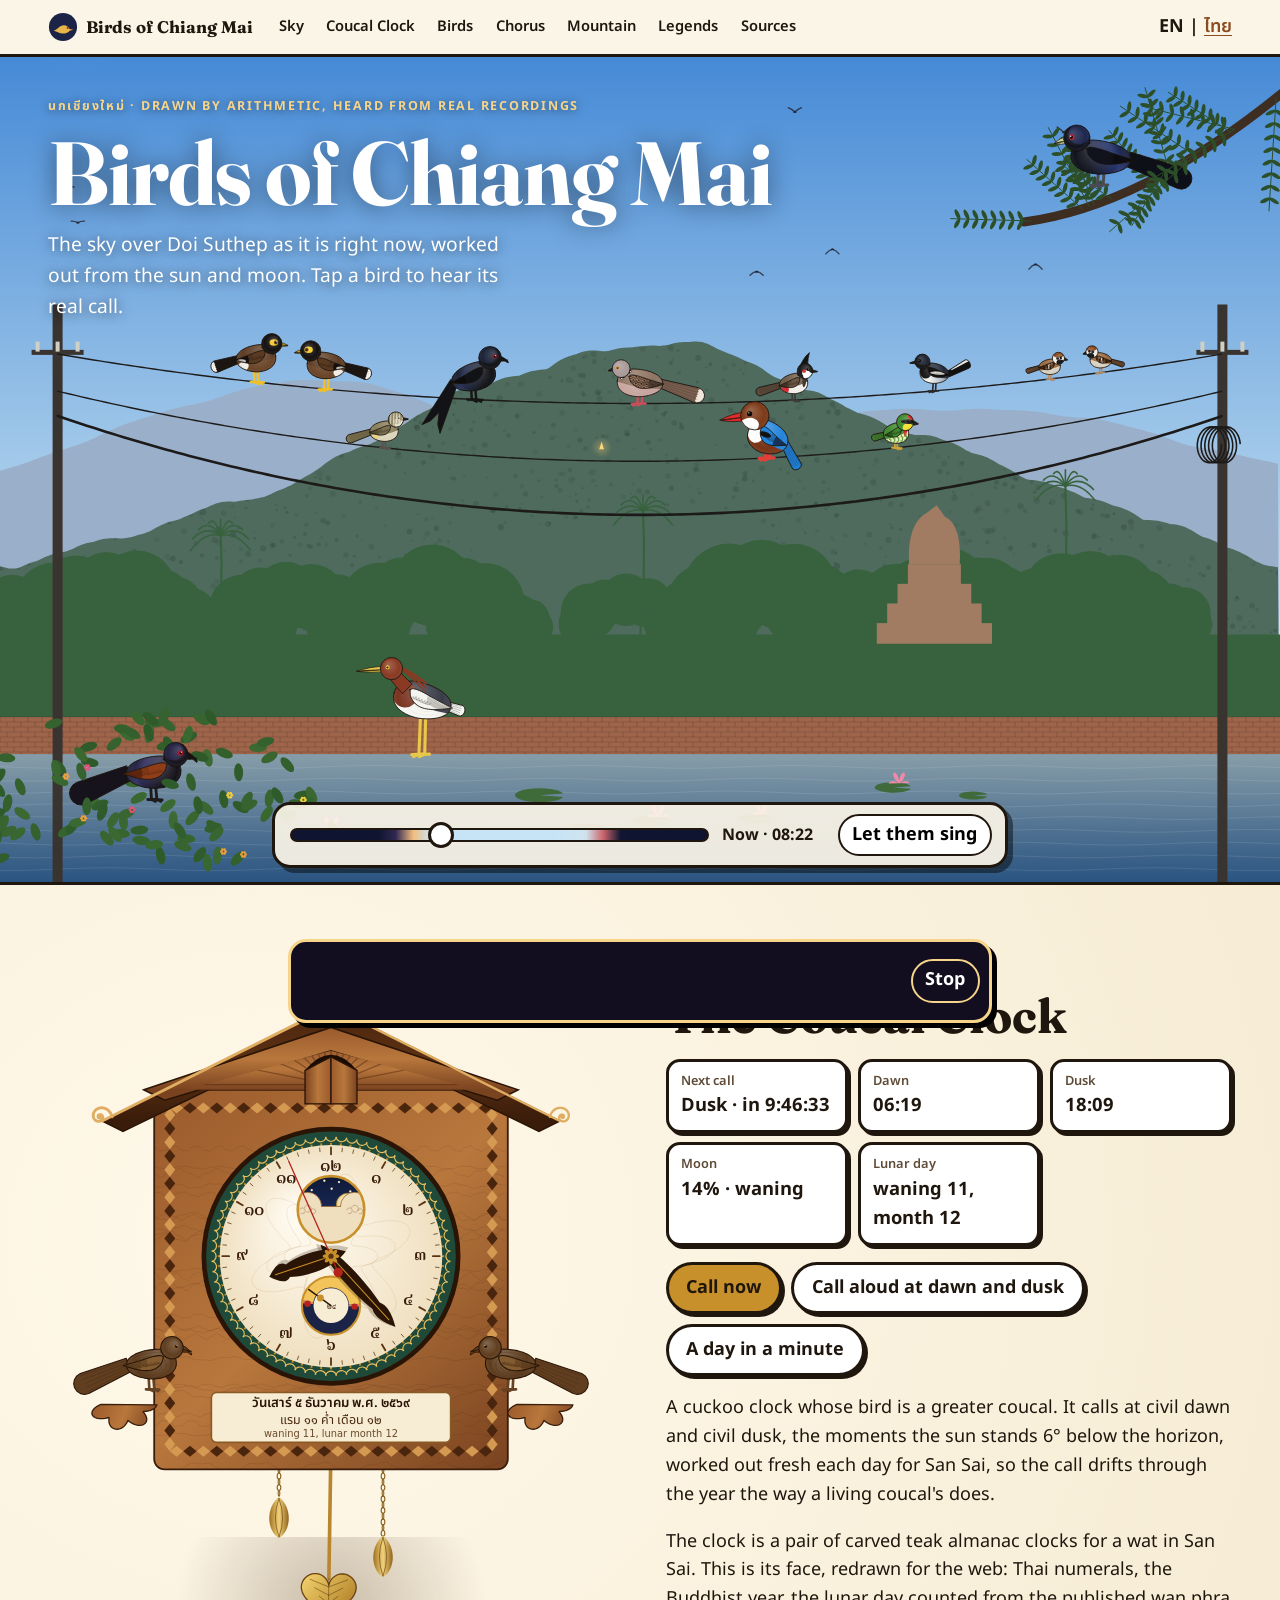
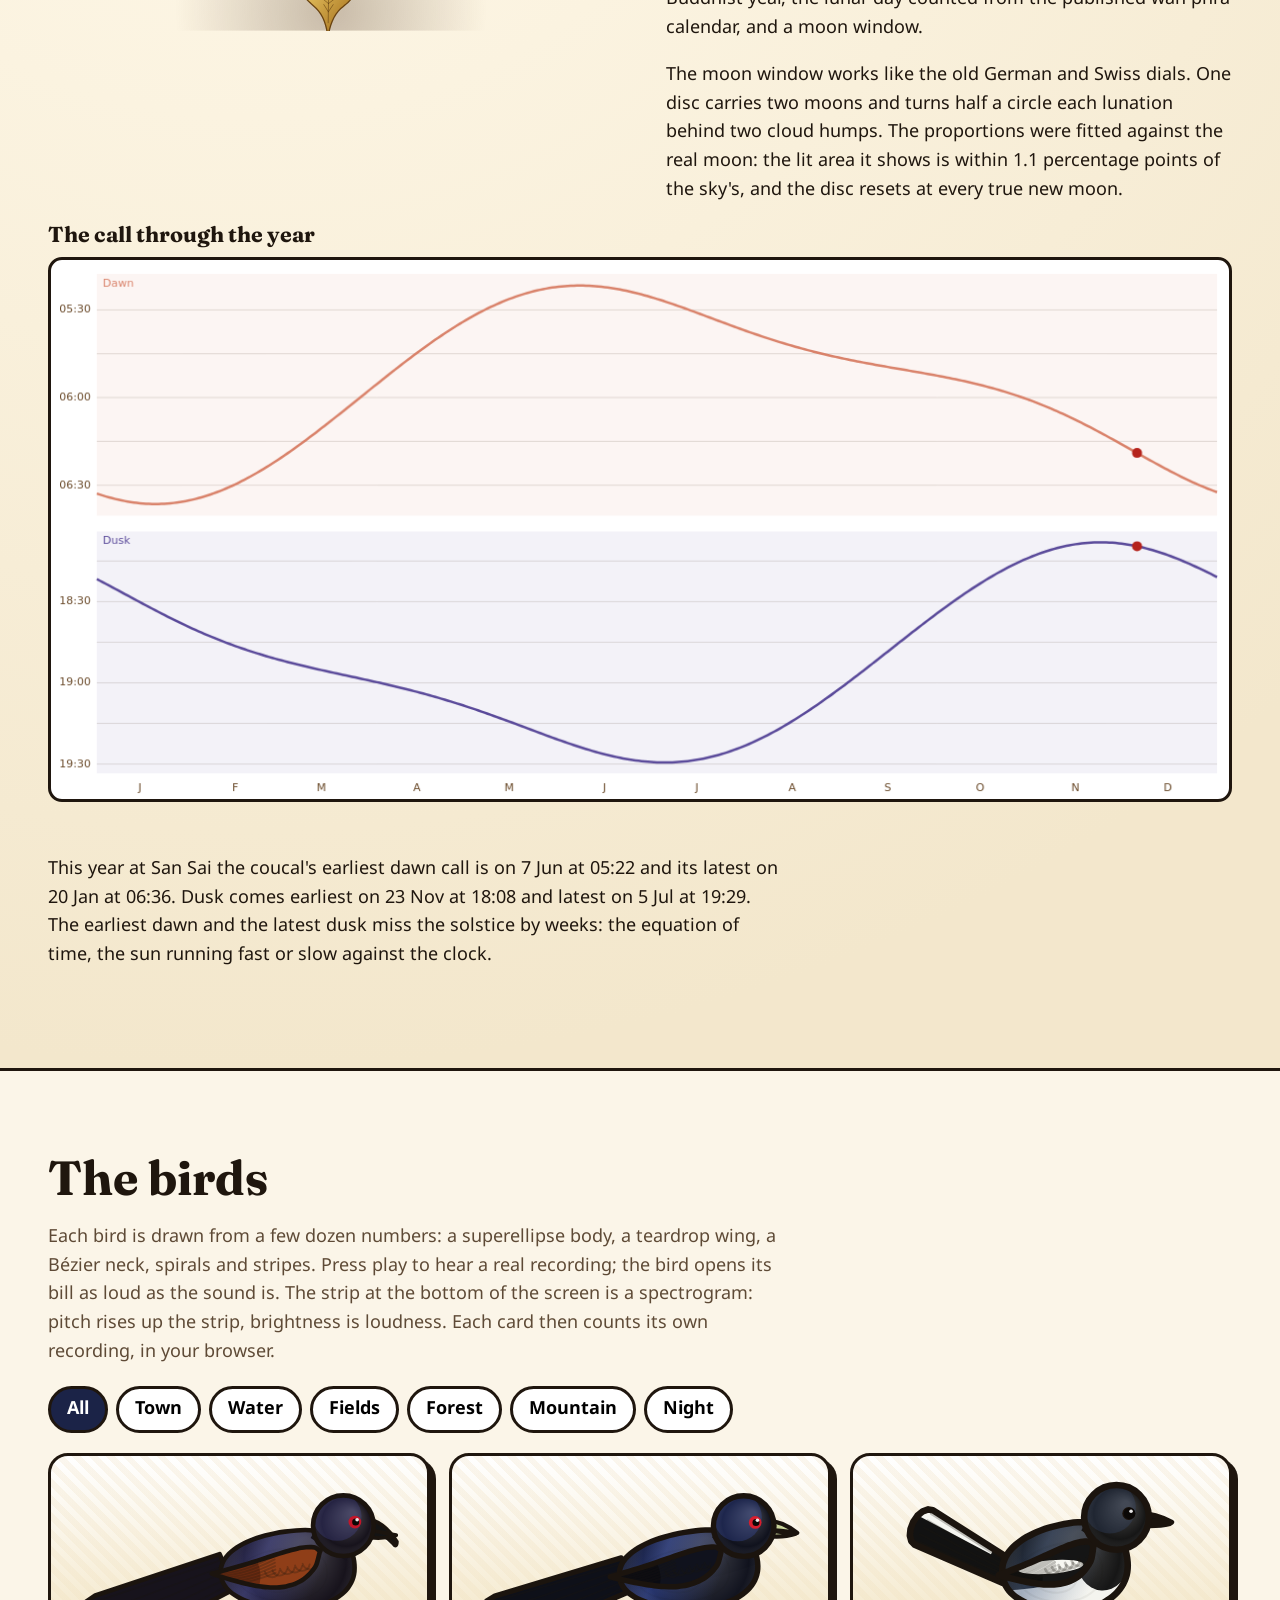
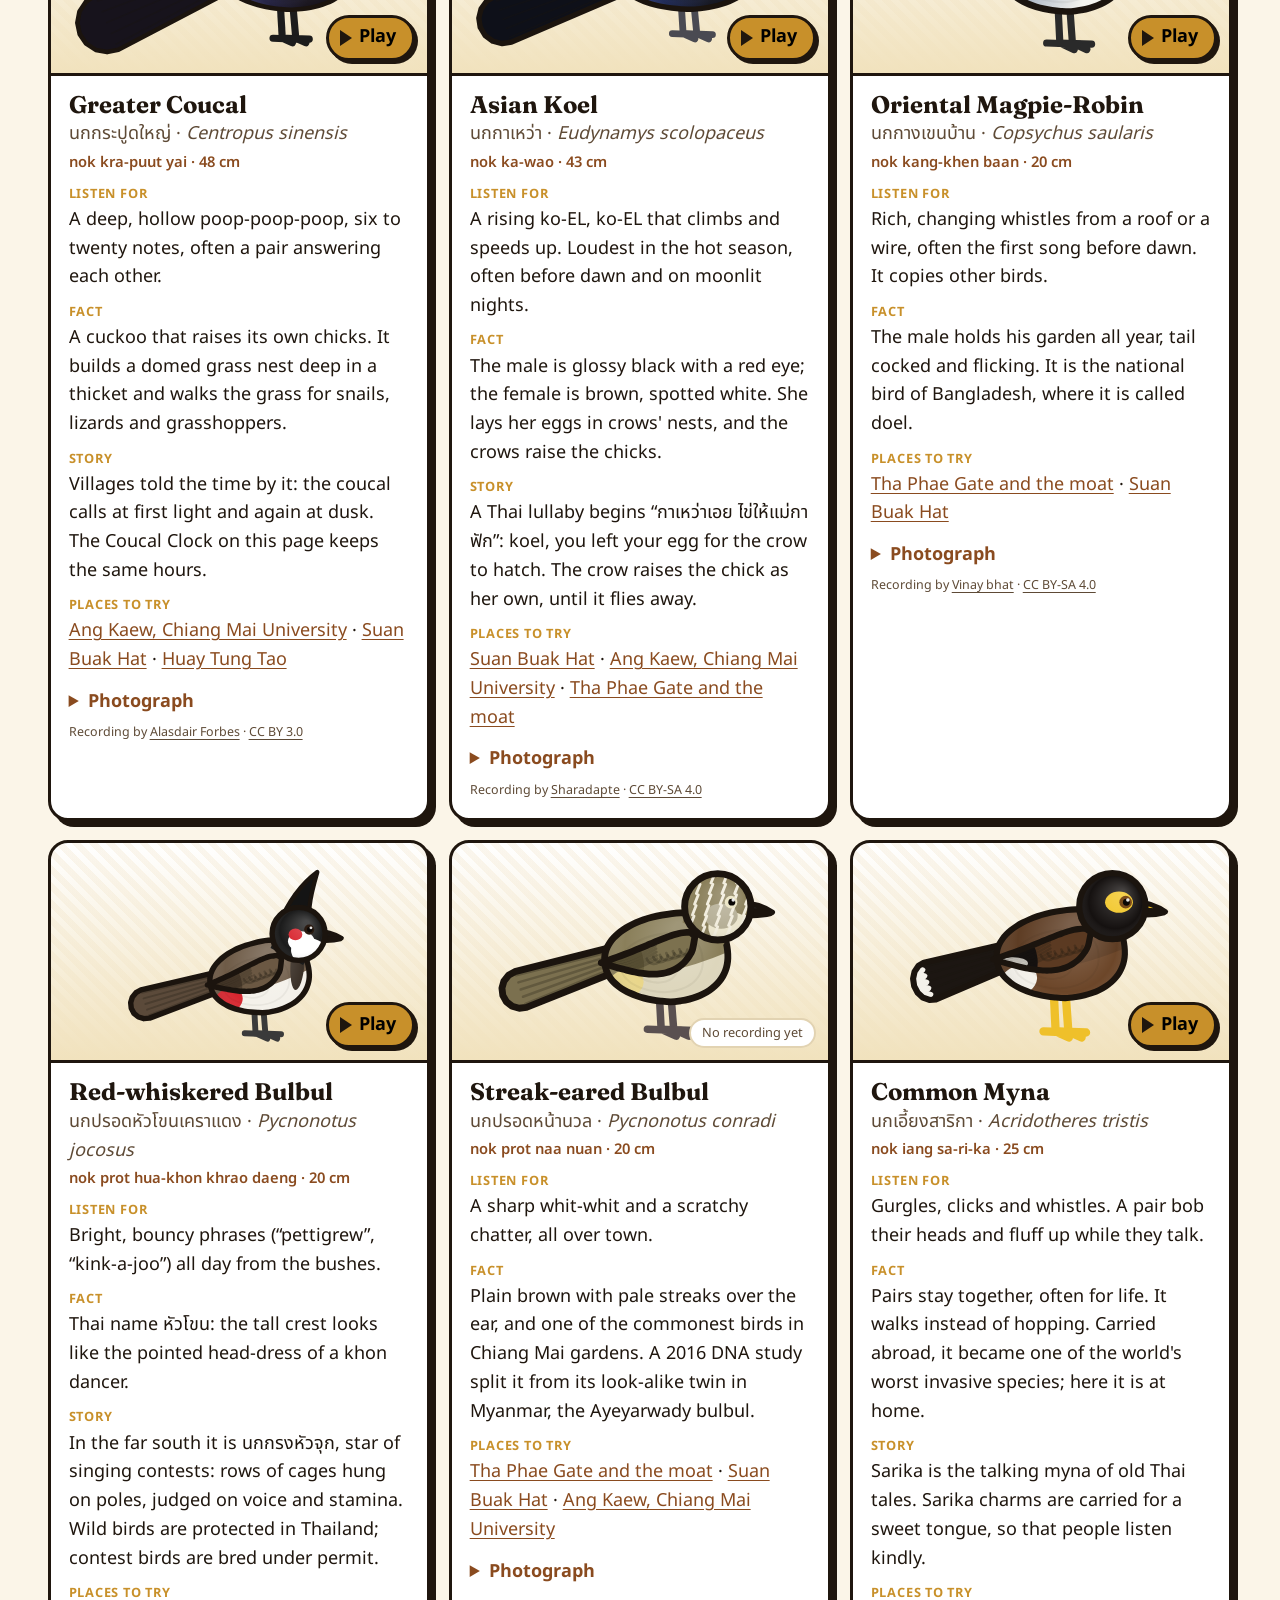
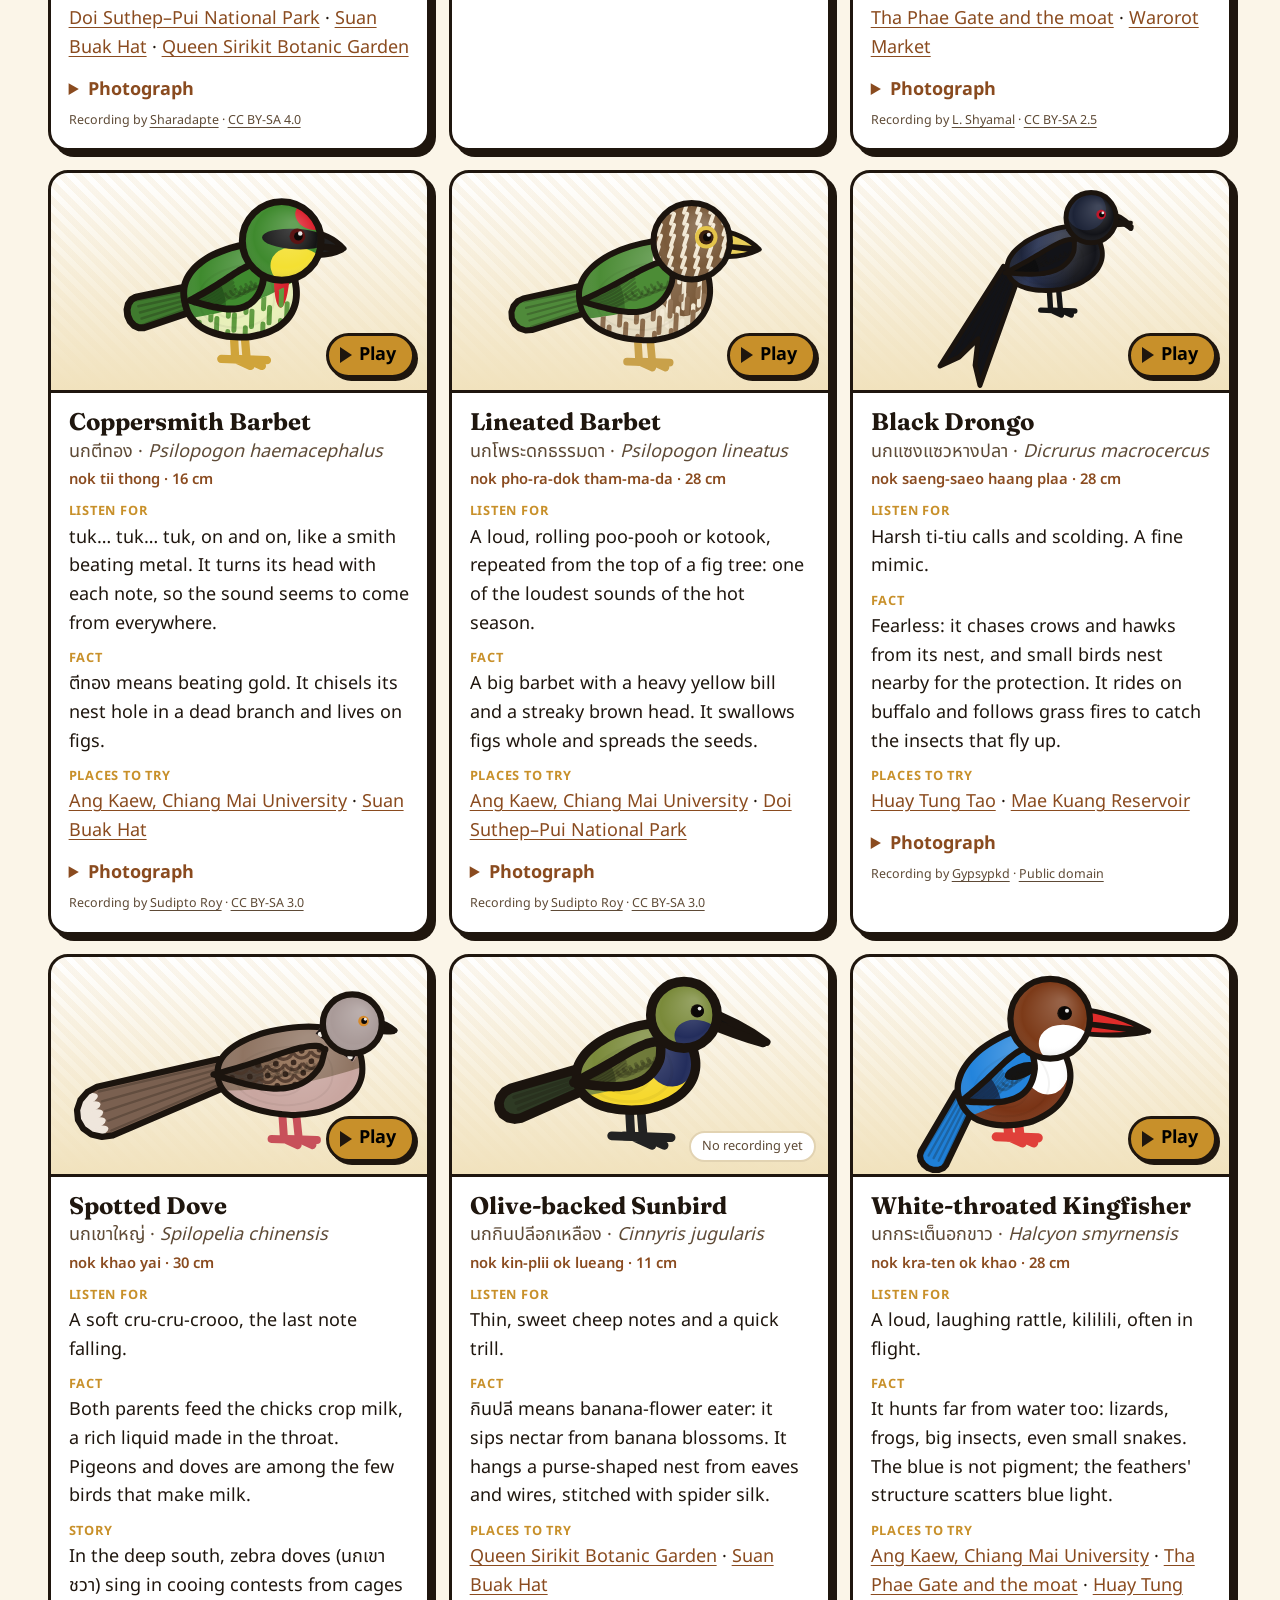
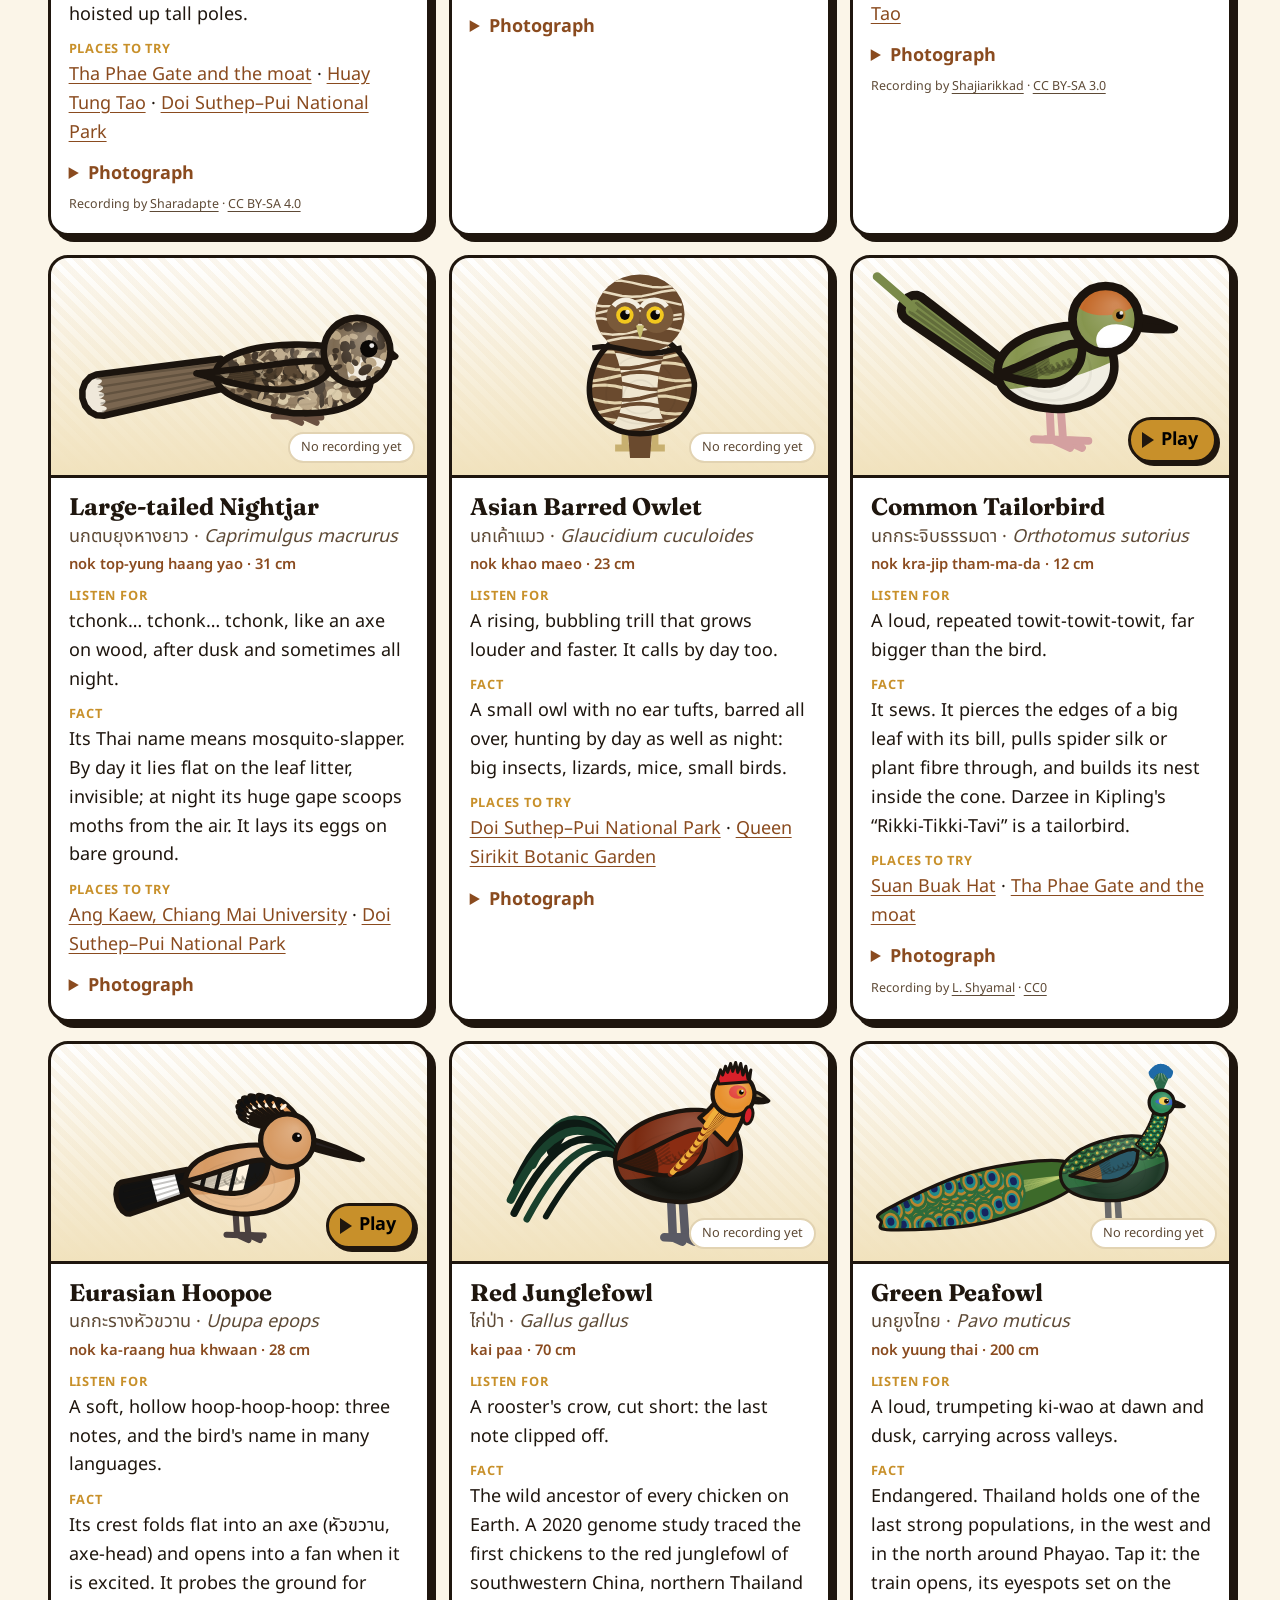
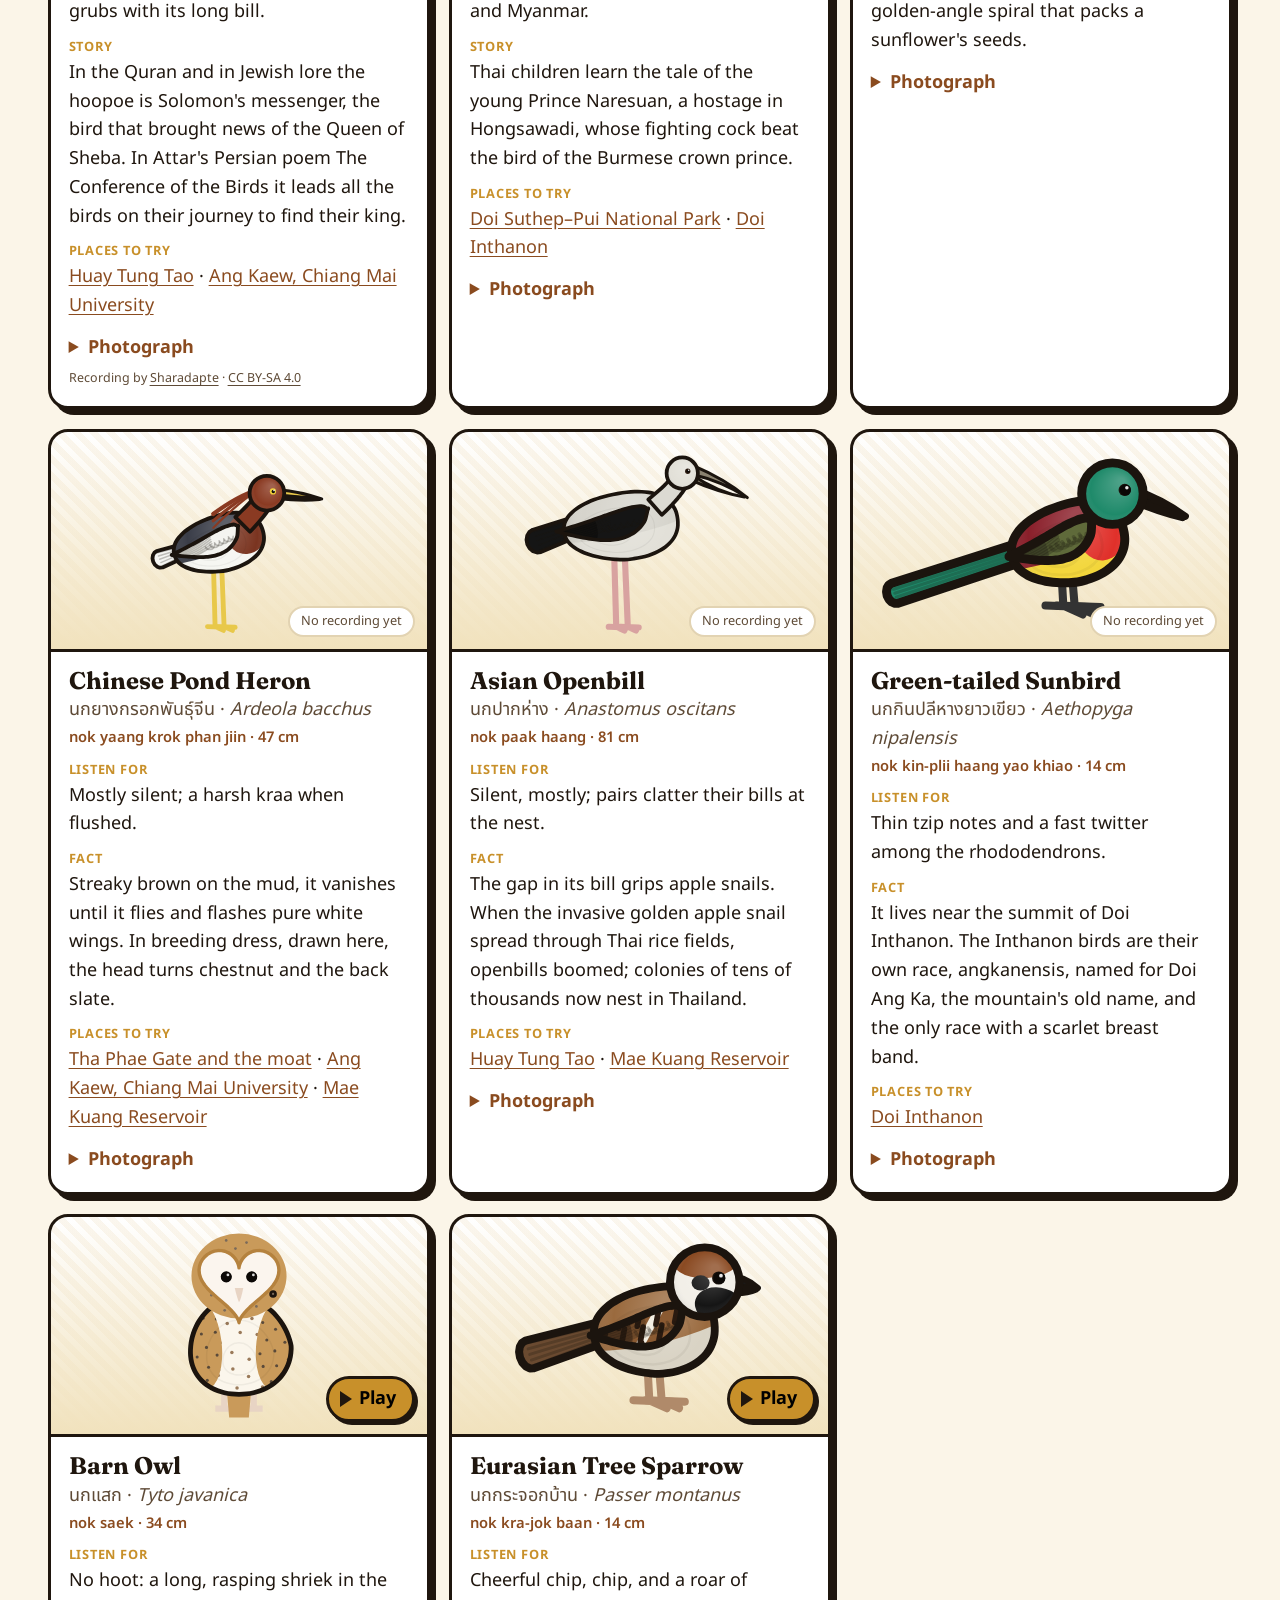
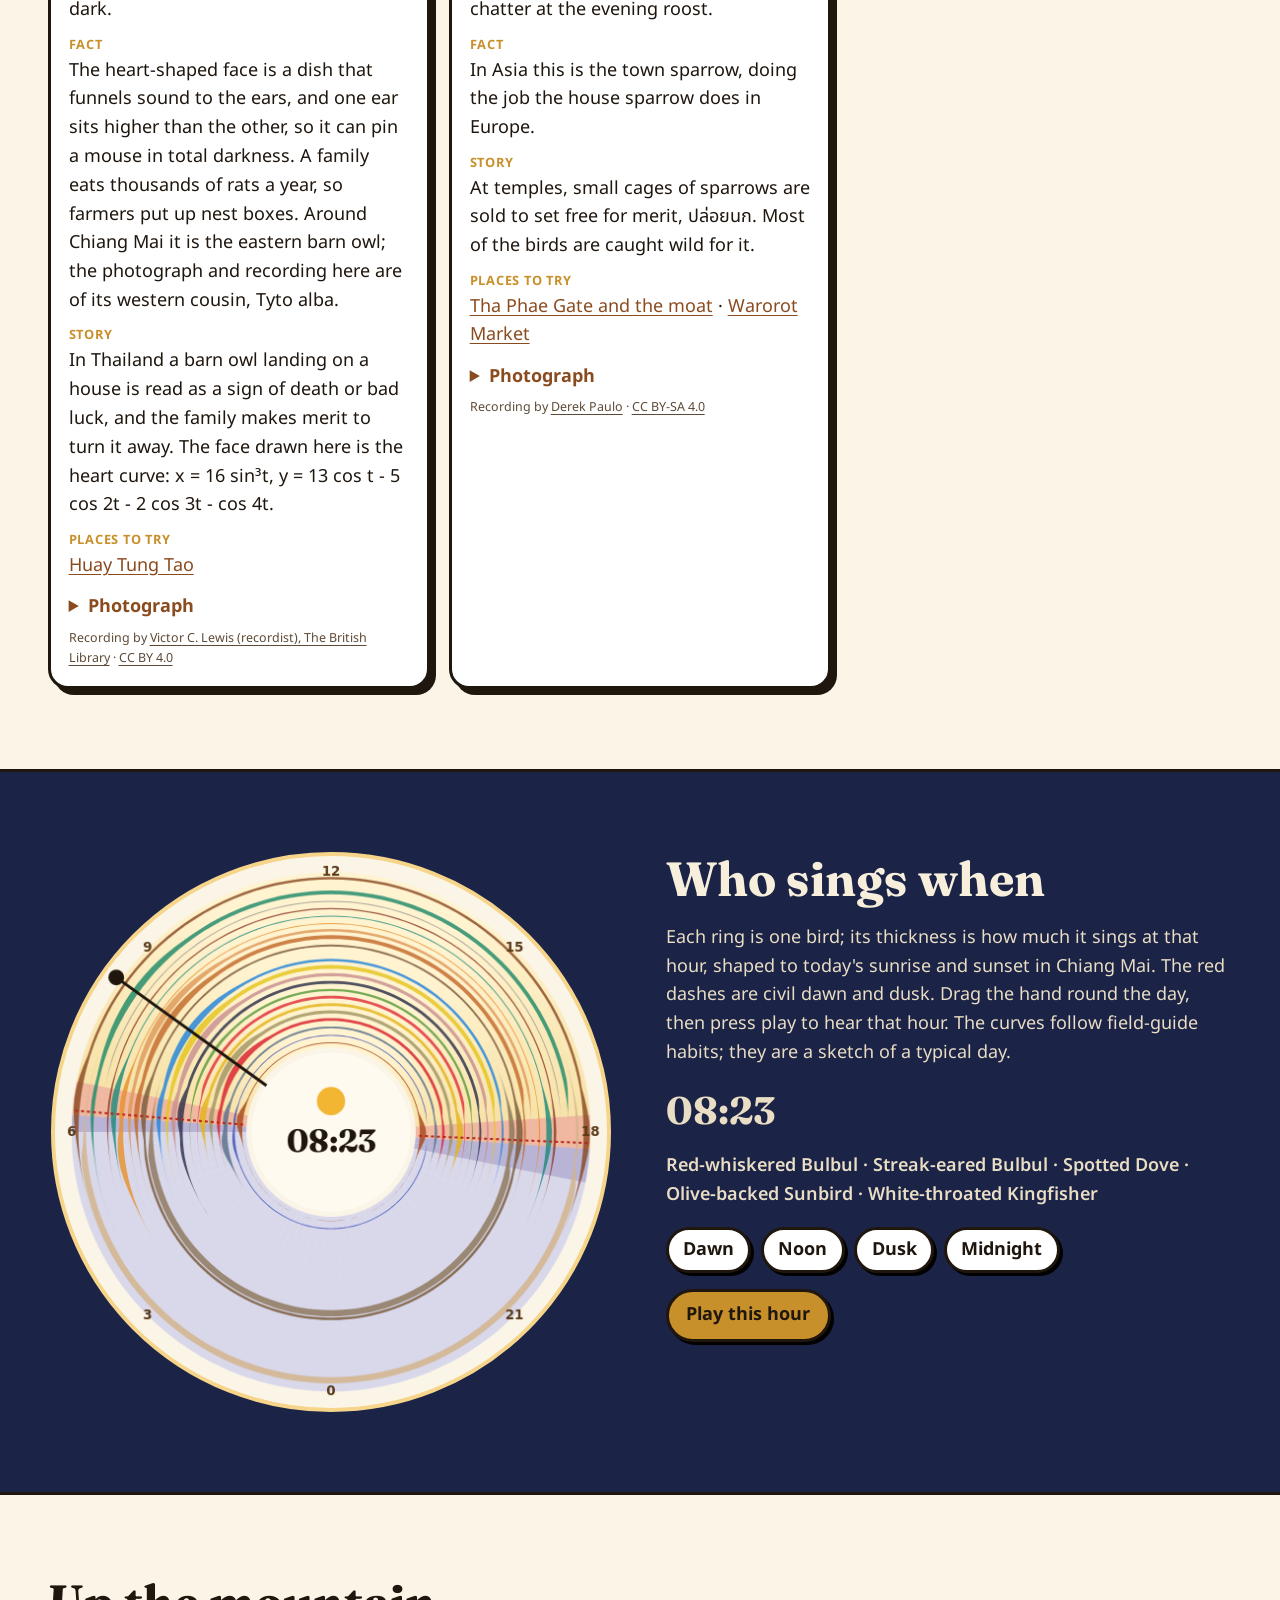
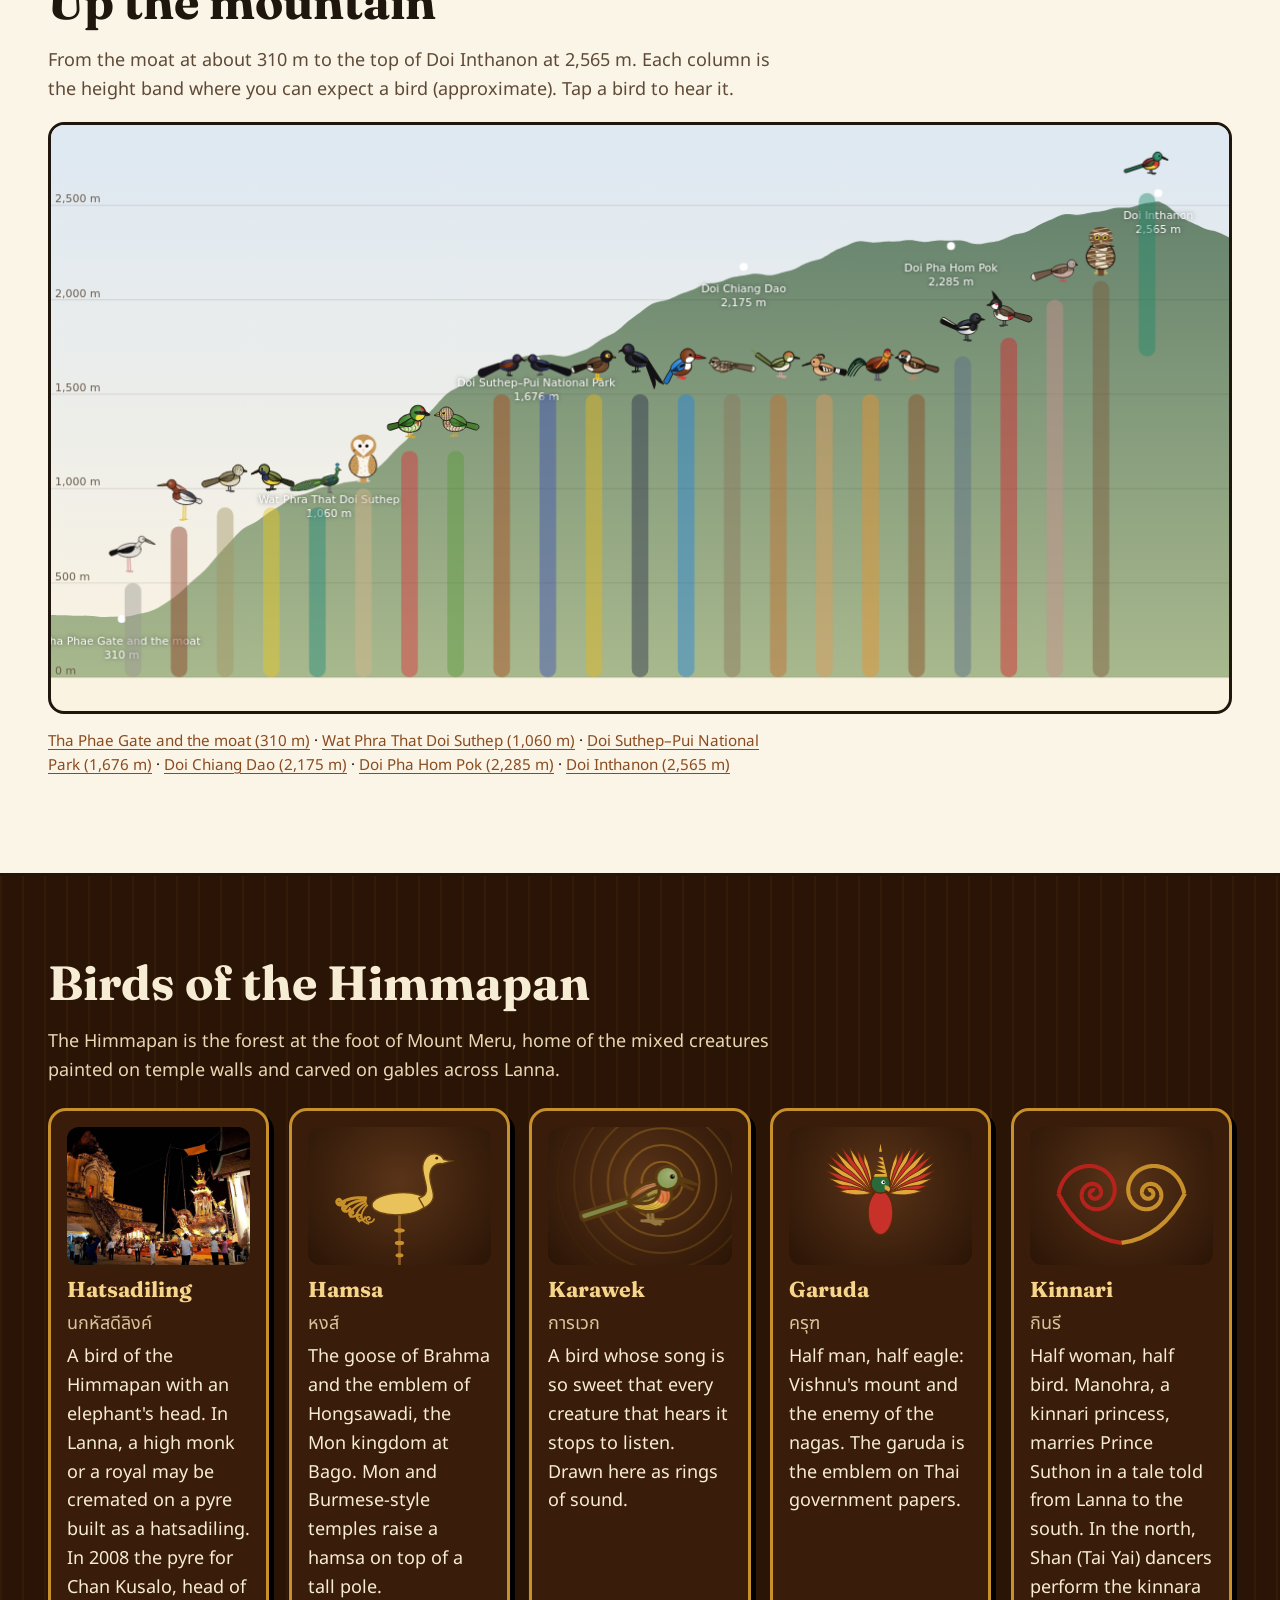
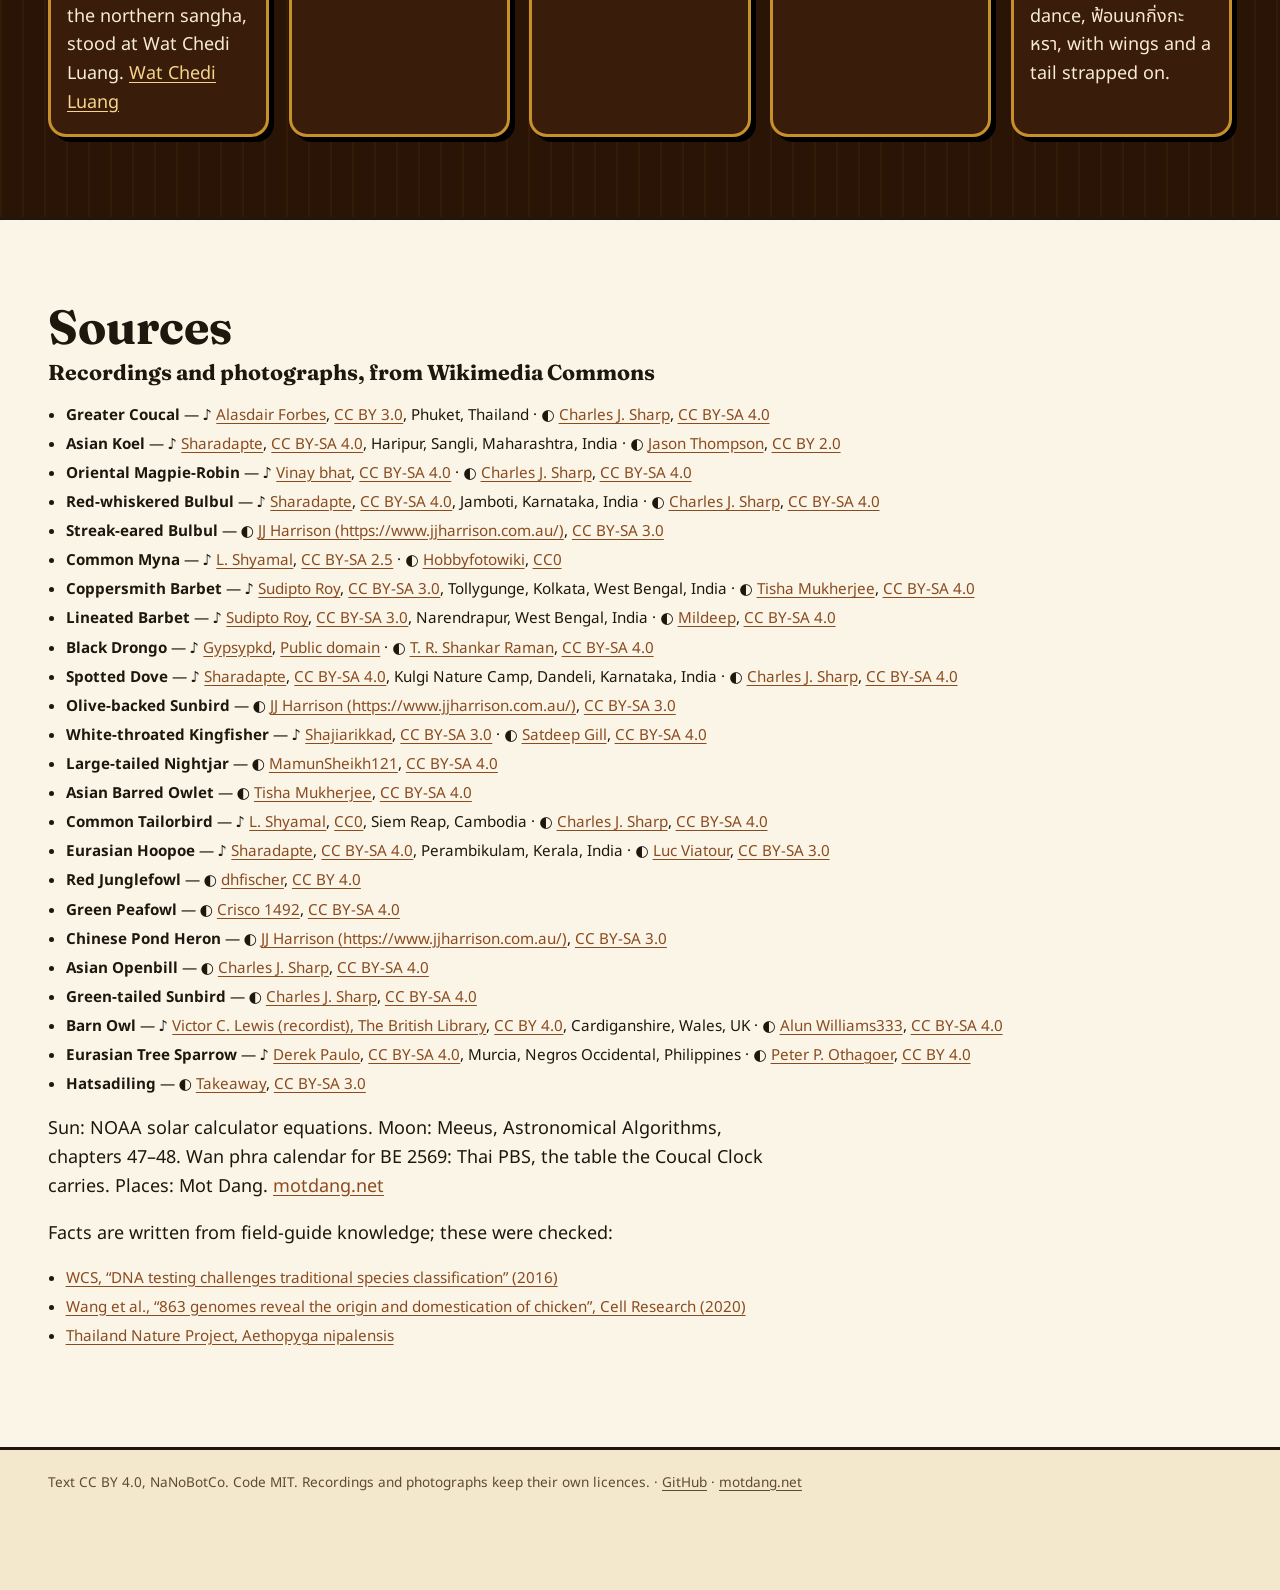
<file: docs/index.html>
<!doctype html><html lang="en" data-root="" translate="no" class="notranslate"><head>
<meta charset="utf-8"><meta name="viewport" content="width=device-width,initial-scale=1">
<meta name="google" content="notranslate"><meta name="robots" content="notranslate">
<script>if(/[.]translate[.]goog$/.test(location.hostname))location.replace("https://"+location.hostname.slice(0,-15).replace(/--/g,"~").replace(/-/g,".").replace(/~/g,"-")+location.pathname+location.search.replace(/([?&])_x_tr_[^&]*/g,"$1").replace(/[?&]+$/,"").replace(/[?]&+/,"?")+location.hash)</script>
<title>Birds of Chiang Mai · นกเชียงใหม่</title>
<meta name="description" content="Birds of Chiang Mai, drawn by arithmetic under the live sky over Doi Suthep: 23 birds with real recordings, the Coucal Clock that calls at dawn and dusk, a chorus wheel, the mountain from moat to Doi Inthanon, and the birds of the Himmapan.">
<meta name="theme-color" content="#1b2347">
<link rel="canonical" href="https://nanobotco.github.io/birds-chiang-mai/">
<link rel="alternate" hreflang="en" href="https://nanobotco.github.io/birds-chiang-mai/"><link rel="alternate" hreflang="th" href="https://nanobotco.github.io/birds-chiang-mai/th/"><link rel="alternate" hreflang="x-default" href="https://nanobotco.github.io/birds-chiang-mai/">
<meta property="og:type" content="website"><meta property="og:site_name" content="Birds of Chiang Mai · นกเชียงใหม่">
<meta property="og:title" content="Birds of Chiang Mai"><meta property="og:description" content="Birds of Chiang Mai, drawn by arithmetic under the live sky over Doi Suthep: 23 birds with real recordings, the Coucal Clock that calls at dawn and dusk, a chorus wheel, the mountain from moat to Doi Inthanon, and the birds of the Himmapan."><meta property="og:url" content="https://nanobotco.github.io/birds-chiang-mai/">
<meta property="og:image" content="https://nanobotco.github.io/birds-chiang-mai/card.jpg"><meta property="og:image:secure_url" content="https://nanobotco.github.io/birds-chiang-mai/card.jpg"><meta property="og:image:type" content="image/jpeg">
<meta property="og:image:width" content="1200"><meta property="og:image:height" content="630">
<meta property="og:image:alt" content="Birds of Chiang Mai drawn by arithmetic on a wire at dusk, Doi Suthep behind">
<meta property="og:locale" content="en_US"><meta property="og:locale:alternate" content="th_TH">
<meta name="twitter:card" content="summary_large_image"><meta name="twitter:image" content="https://nanobotco.github.io/birds-chiang-mai/card.jpg">
<link rel="icon" href="icon.svg" type="image/svg+xml">
<link rel="alternate" type="text/plain" href="https://nanobotco.github.io/birds-chiang-mai/llms.txt" title="llms.txt">
<link rel="preconnect" href="https://fonts.googleapis.com"><link rel="preconnect" href="https://fonts.gstatic.com" crossorigin>
<link href="https://fonts.googleapis.com/css2?family=Fraunces:opsz,wght@9..144,500;9..144,700&family=Noto+Sans+Thai:wght@400;600;700&family=Noto+Serif+Thai:wght@600;700&display=swap" rel="stylesheet">
<style>:root{--paper:#fbf5e8;--paper2:#f3e7cc;--ink:#1f160e;--mute:#5e4a36;--teak:#8a4b1f;--gold:#c8902a;--red:#b5231c;--indigo:#1b2347;--leaf:#2f6a3a;
 --thai:'Noto Sans Thai',system-ui,sans-serif;--display:'Fraunces','Noto Serif Thai',Georgia,serif;--line:#e2d3b2}
*{box-sizing:border-box}
html{scroll-behavior:smooth;scroll-padding-top:64px}
body{margin:0;background:var(--paper);color:var(--ink);font:400 18px/1.6 var(--thai);-webkit-text-size-adjust:100%}
html[lang=th] body{line-height:1.75}
a{color:var(--teak);text-underline-offset:3px}
a:hover{color:var(--red)}
h1,h2,h3{font-family:var(--display);line-height:1.12;margin:0 0 .5rem}
h2{font-size:clamp(1.9rem,4.6vw,3rem)}
h3{font-size:1.35rem}
.sr{position:absolute;width:1px;height:1px;overflow:hidden;clip:rect(0 0 0 0)}
.in{max-width:76rem;margin:0 auto;padding:0 16px}
.kick{font:700 .78rem/1.3 var(--thai);letter-spacing:.14em;text-transform:uppercase;color:var(--gold);margin:0 0 .5rem}
.intro{max-width:46rem;color:var(--mute)}
button{font:inherit}

/* top bar */
header.top{position:sticky;top:0;z-index:20;background:rgba(251,245,232,.94);backdrop-filter:blur(8px);border-bottom:3px solid var(--ink);transition:transform .25s}
header.top .in{display:flex;align-items:center;gap:1rem;min-height:54px}
.brand{display:flex;align-items:center;gap:.5rem;font:700 1.05rem var(--display);color:var(--ink);text-decoration:none;white-space:nowrap}
.brand svg{width:30px;height:30px}
header.top nav{display:flex;gap:.2rem;overflow-x:auto;scrollbar-width:none;flex:1}
header.top nav::-webkit-scrollbar{display:none}
header.top nav a{padding:.35rem .6rem;border-radius:999px;color:var(--ink);text-decoration:none;font-weight:600;font-size:.92rem;white-space:nowrap}
header.top nav a:hover{background:var(--paper2)}
.lang{white-space:nowrap;font-weight:600}
body.nav-tight header.top .in{min-height:44px}
body.nav-away header.top{transform:translateY(-110%)}
@media (max-width:760px){.brand span{display:none}}

/* hero */
.hero{position:relative;height:min(92vh,860px);min-height:520px;background:#0b1024;overflow:hidden;border-bottom:3px solid var(--ink)}
#scene{position:absolute;inset:0;width:100%;height:100%;touch-action:manipulation}
.hero-t{position:absolute;left:0;right:0;top:0;padding:clamp(1.2rem,4vw,2.6rem) 16px;max-width:76rem;margin:0 auto;pointer-events:none;color:#fff}
.hero h1{font-size:clamp(2.6rem,8vw,5.6rem);letter-spacing:-.01em;text-shadow:0 2px 24px rgba(0,0,0,.45)}
.hero .lede{max-width:30rem;font-size:clamp(1rem,2.2vw,1.2rem);text-shadow:0 1px 12px rgba(0,0,0,.6);margin:0}
.hero .kick{color:#f6d58a;text-shadow:0 1px 8px rgba(0,0,0,.5)}
.tbar{position:absolute;left:50%;transform:translateX(-50%);bottom:14px;width:min(46rem,calc(100% - 32px));display:flex;flex-wrap:wrap;align-items:center;gap:.5rem .7rem;background:rgba(251,245,232,.92);border:3px solid var(--ink);border-radius:18px;padding:.55rem .8rem;box-shadow:5px 5px 0 rgba(0,0,0,.45)}
#tslider{flex:1 1 14rem;-webkit-appearance:none;appearance:none;height:14px;border-radius:999px;border:2px solid var(--ink);outline-offset:4px}
#tslider::-webkit-slider-thumb{-webkit-appearance:none;width:26px;height:26px;border-radius:50%;background:#fff;border:3px solid var(--ink);cursor:grab}
#tslider::-moz-range-thumb{width:22px;height:22px;border-radius:50%;background:#fff;border:3px solid var(--ink)}
.tl{font:700 1rem var(--thai);min-width:6.5rem}
.tbar button{border:2px solid var(--ink);background:#fff;border-radius:999px;padding:.3rem .8rem;font-weight:700;cursor:pointer}
.tbar button[aria-pressed=true]{background:var(--gold)}

/* sections */
.sec{padding:clamp(2.6rem,7vw,5rem) 0;border-bottom:3px solid var(--ink)}
.sec .in > p{max-width:46rem}
.two{display:grid;grid-template-columns:minmax(0,1fr) minmax(0,1fr);gap:clamp(1.5rem,4vw,3.5rem);align-items:start}
@media (max-width:860px){.two{grid-template-columns:1fr}}
.pill{border:3px solid var(--ink);background:#fff;color:var(--ink);border-radius:999px;padding:.55rem 1.1rem;font-weight:700;cursor:pointer;box-shadow:3px 3px 0 var(--ink);min-height:48px}
.pill:active{transform:translate(2px,2px);box-shadow:1px 1px 0 var(--ink)}
.pill.hot{background:var(--gold)}
.pill[aria-pressed=true]{background:var(--leaf);color:#fff}
.pill.sm{min-height:40px;padding:.35rem .9rem}
.btns{display:flex;flex-wrap:wrap;gap:.6rem;margin:1rem 0}

/* clock */
.clocksec{background:radial-gradient(120% 80% at 20% 20%,#fff9ea,var(--paper2))}
.clockwrap{display:flex;justify-content:center}
.clockcv{width:min(100%,520px);display:block}
.panel{display:grid;grid-template-columns:repeat(auto-fit,minmax(9rem,1fr));gap:.6rem;margin:1rem 0}
.panel div{background:#fff;border:3px solid var(--ink);border-radius:14px;padding:.55rem .8rem;box-shadow:3px 3px 0 var(--ink)}
.panel .k{display:block;font-size:.8rem;color:var(--mute);font-weight:600}
.panel b{font-size:1.15rem}
.yearcv{width:100%;display:block;background:#fff;border:3px solid var(--ink);border-radius:14px;margin-top:.6rem}
.hov{min-height:1.6em;color:var(--mute);margin:.4rem 0 0;font-weight:600}

/* cards */
.chips{display:flex;flex-wrap:wrap;gap:.5rem;margin:1.2rem 0}
.chips button{border:3px solid var(--ink);background:#fff;border-radius:999px;padding:.4rem 1rem;font-weight:700;cursor:pointer;min-height:44px}
.chips button[aria-pressed=true]{background:var(--indigo);color:#fff}
.grid{display:grid;grid-template-columns:repeat(auto-fill,minmax(min(100%,21rem),1fr));gap:1.2rem}
.card{background:#fff;border:3px solid var(--ink);border-radius:20px;box-shadow:6px 6px 0 var(--ink);overflow:hidden;display:flex;flex-direction:column}
.card[hidden]{display:none}
.stage{position:relative;height:220px;background:linear-gradient(180deg,#fdf6e4,#f1e2bd);border-bottom:3px solid var(--ink);
 background-image:linear-gradient(180deg,rgba(253,246,228,.0),rgba(241,226,189,1)),repeating-linear-gradient(45deg,rgba(200,144,42,.08) 0 6px,transparent 6px 12px)}
.stage canvas{position:absolute;inset:0;width:100%;height:100%;cursor:pointer}
.play{position:absolute;right:12px;bottom:12px;display:flex;align-items:center;gap:.45rem;border:3px solid var(--ink);background:var(--gold);border-radius:999px;padding:.35rem 1rem .35rem .7rem;font-weight:700;cursor:pointer;box-shadow:3px 3px 0 var(--ink);min-height:44px}
.play .ico{width:0;height:0;border-left:12px solid var(--ink);border-top:8px solid transparent;border-bottom:8px solid transparent}
.play.on{background:var(--leaf);color:#fff}
.play.on .ico{border:0;width:12px;height:12px;background:#fff;border-radius:2px}
.norec{position:absolute;right:12px;bottom:12px;font-size:.8rem;color:var(--mute);background:#fff;border-radius:999px;padding:.2rem .7rem;border:2px solid var(--line)}
.txt{padding:1rem 1.1rem 1.1rem}
.txt h3{font-size:1.5rem;margin:0}
.sub{margin:.1rem 0 0;color:var(--mute)}
.rom{margin:.1rem 0 .5rem;color:var(--teak);font-weight:600;font-size:.92rem}
.measure{margin:.3rem 0 .6rem;font-size:.86rem;font-weight:700;color:var(--leaf);background:#eef5e6;border-radius:10px;padding:.3rem .6rem}
dl{margin:0}dt{font-weight:700;font-size:.8rem;letter-spacing:.06em;text-transform:uppercase;color:var(--gold);margin-top:.6rem}
html[lang=th] dt{letter-spacing:0;text-transform:none;font-size:.92rem}
dd{margin:.1rem 0 0}
details{margin-top:.8rem}summary{cursor:pointer;font-weight:700;color:var(--teak)}
details img{width:100%;height:auto;border-radius:12px;border:2px solid var(--ink);margin-top:.5rem}
.cred{font-size:.78rem;color:var(--mute);margin:.4rem 0 0}
.cred a{color:var(--mute)}

/* chorus */
.night{background:var(--indigo);color:#f7efdc}
.night a{color:#f6d58a}
.night p{color:#e9ddc4}
.ringwrap canvas{width:100%;max-width:560px;display:block;margin:0 auto;touch-action:none;cursor:grab;background:#fbf5e8;border-radius:50%;border:4px solid #f6d58a}
.big{font:700 2.4rem var(--display);margin:.5rem 0}
.top3{font-weight:600;min-height:3em}
.night .pill{box-shadow:3px 3px 0 #000}

/* mountain */
.mtn{width:100%;display:block;border:3px solid var(--ink);border-radius:16px;background:#fbf3e2;touch-action:manipulation}
.links{font-size:.95rem}

/* legends */
.lanna{background:#2a1406;color:#f7ecd4;background-image:repeating-linear-gradient(90deg,rgba(200,144,42,.06) 0 2px,transparent 2px 22px)}
.lanna .intro{color:#e8d7b4}
.lanna a{color:#f6d58a}
.legs{display:grid;grid-template-columns:repeat(auto-fill,minmax(min(100%,13rem),1fr));gap:1.2rem;margin-top:1.4rem}
.leg{background:#3a1c0a;border:3px solid var(--gold);border-radius:18px;padding:1rem;box-shadow:5px 5px 0 #000}
.leg .fig{aspect-ratio:4/3;border-radius:12px;overflow:hidden;background:radial-gradient(circle at 50% 40%,#5a3418,#2a1406);margin-bottom:.8rem}
.leg .fig canvas{width:100%;height:100%;display:block}
.leg .fig img{width:100%;height:100%;object-fit:cover;display:block}
.leg .fig .cred{display:none}
.leg h3{color:#f6d58a}.leg .sub{color:#d9c49a}
.leg p{margin:.3rem 0 0}

/* sources */
.src{padding-left:1.1rem}.src li{margin:.3rem 0;font-size:.95rem}

/* the spectrogram dock */
#dock{position:fixed;left:50%;bottom:12px;transform:translate(-50%,160%);width:min(44rem,calc(100% - 24px));z-index:30;display:flex;align-items:center;gap:.6rem;background:#120e20;color:#fff;border:3px solid #f6d58a;border-radius:18px;padding:.45rem .55rem;box-shadow:5px 5px 0 #000;transition:transform .3s}
#dock.on{transform:translate(-50%,0)}
#dock canvas{flex:1;height:64px;min-width:0;border-radius:10px;background:#120e20}
#dock .dl{display:flex;flex-direction:column;min-width:7rem;max-width:12rem;font-size:.85rem;line-height:1.3}
#dock .dn{font-weight:700}#dock .dh{color:#f6d58a;font-variant-numeric:tabular-nums}
#dock button{border:2px solid #f6d58a;background:transparent;color:#fff;border-radius:999px;padding:.35rem .8rem;font-weight:700;cursor:pointer;min-height:40px}
@media (max-width:560px){#dock .dl{min-width:5rem}#dock canvas{height:52px}}

footer.bot{background:var(--paper2);padding:1.4rem 0 6rem;font-size:.85rem;color:var(--mute)}
footer.bot a{color:var(--mute)}
@media (prefers-reduced-motion:reduce){html{scroll-behavior:auto}}

/* share-card mode: index.html?card&t=1100 at 1200×630 */
.cardmode header.top,.cardmode .tbar,.cardmode main>section:not(#sky),.cardmode #dock,.cardmode footer{display:none!important}
.cardmode .hero{height:630px;min-height:0;border:0}
.cardmode .hero-t{padding:44px 56px}
.cardmode .hero h1{font-size:92px}
.cardline{display:none}
.cardmode .hero .lede{display:none}
.cardmode .cardline{display:block;font:600 28px/1.35 var(--thai);text-shadow:0 2px 14px rgba(0,0,0,.7);margin:0}
.cardmode .cardline span{font-size:20px;color:#f6d58a}
</style>
</head><body>
<header class="top"><div class="in"><a class="brand" href="#sky"><svg viewBox="0 0 32 32" aria-hidden="true"><use href="#mark"/></svg><span>Birds of Chiang Mai</span></a>
<nav aria-label="Sections"><a href="#sky">Sky</a><a href="#clock">Coucal Clock</a><a href="#birds">Birds</a><a href="#chorus">Chorus</a><a href="#mountain-sec">Mountain</a><a href="#legends">Legends</a><a href="#sources">Sources</a></nav>
<span class="lang"><b>EN</b> | <a href="th/" hreflang="th" data-lang="th">ไทย</a></span></div></header>
<svg width="0" height="0" style="position:absolute"><symbol id="mark" viewBox="0 0 32 32"><circle cx="16" cy="16" r="15" fill="#1b2347"/><path d="M6 20c4-1 6-6 11-6 3 0 5 2 6 4l4 1-4 1c-1 2-4 3-7 3-4 0-6-2-10-3z" fill="#e8b54a"/><circle cx="21" cy="17" r="1.1" fill="#b5231c"/></symbol></svg>
<main><section id="sky" class="hero"><canvas id="scene" aria-label="The sky over Doi Suthep as it is right now, worked out from the sun and moon. Tap a bird to hear its real call."></canvas>
<div class="hero-t"><p class="kick">นกเชียงใหม่ · drawn by arithmetic, heard from real recordings</p><h1>Birds of Chiang Mai</h1><p class="lede">The sky over Doi Suthep as it is right now, worked out from the sun and moon. Tap a bird to hear its real call.</p><p class="cardline">นกเชียงใหม่ · 23 birds, real calls · the Coucal Clock<br><span>nanobotco.github.io/birds-chiang-mai</span></p></div>
<div class="tbar"><label for="tslider" class="sr">Time of day</label><input id="tslider" type="range" min="0" max="1439" step="1" value="720">
<span id="tlabel" class="tl" aria-live="polite"></span><button id="tnow" type="button" hidden>Now</button><button id="tamb" type="button" aria-pressed="false">Let them sing</button></div></section>
<section id="clock" class="sec clocksec"><div class="in two">
<div class="clockwrap"><canvas id="clockface" class="clockcv" role="img" aria-label="The Coucal Clock"></canvas></div>
<div><p class="kick">นาฬิกานกกระปูด</p><h2>The Coucal Clock</h2>
<div class="panel"><div><span class="k">Next call</span><b id="c-next">–</b></div><div><span class="k">Dawn</span><b id="c-dawn">–</b></div><div><span class="k">Dusk</span><b id="c-dusk">–</b></div><div><span class="k">Moon</span><b id="c-moon">–</b></div><div><span class="k">Lunar day</span><b id="c-lunar">–</b></div></div>
<div class="btns"><button id="c-call" class="pill hot" type="button">Call now</button><button id="c-sound" class="pill" type="button" aria-pressed="false">Call aloud at dawn and dusk</button><button id="c-warp" class="pill" type="button" aria-pressed="false">A day in a minute</button></div>
<p>A cuckoo clock whose bird is a greater coucal. It calls at civil dawn and civil dusk, the moments the sun stands 6° below the horizon, worked out fresh each day for San Sai, so the call drifts through the year the way a living coucal&#x27;s does.</p><p>The clock is a pair of carved teak almanac clocks for a wat in San Sai. This is its face, redrawn for the web: Thai numerals, the Buddhist year, the lunar day counted from the published wan phra calendar, and a moon window.</p><p>The moon window works like the old German and Swiss dials. One disc carries two moons and turns half a circle each lunation behind two cloud humps. The proportions were fitted against the real moon: the lit area it shows is within 1.1 percentage points of the sky&#x27;s, and the disc resets at every true new moon.</p>
</div></div>
<div class="in"><h3>The call through the year</h3><canvas id="year" class="yearcv"></canvas><p id="year-hover" class="hov" aria-live="polite"></p><p id="year-facts"></p></div></section>
<section id="birds" class="sec"><div class="in"><h2>The birds</h2><p class="intro">Each bird is drawn from a few dozen numbers: a superellipse body, a teardrop wing, a Bézier neck, spirals and stripes. Press play to hear a real recording; the bird opens its bill as loud as the sound is. The strip at the bottom of the screen is a spectrogram: pitch rises up the strip, brightness is loudness. Each card then counts its own recording, in your browser.</p>
<div class="chips" role="group"><button type="button" data-f="all" aria-pressed="true">All</button><button type="button" data-f="town" aria-pressed="false">Town</button><button type="button" data-f="water" aria-pressed="false">Water</button><button type="button" data-f="fields" aria-pressed="false">Fields</button><button type="button" data-f="forest" aria-pressed="false">Forest</button><button type="button" data-f="mountain" aria-pressed="false">Mountain</button><button type="button" data-f="night" aria-pressed="false">Night</button></div>
<div class="grid"><article class="card" data-slug="greater-coucal" id="b-greater-coucal"><div class="stage"><canvas aria-label="Greater Coucal" role="img"></canvas><button class="play" type="button" aria-label="Play Greater Coucal"><span class="ico" aria-hidden="true"></span>Play</button></div><div class="txt"><h3>Greater Coucal</h3><p class="sub"><span class="o">นกกระปูดใหญ่</span> · <i>Centropus sinensis</i></p><p class="rom">nok kra-puut yai · 48 cm</p><p class="measure" data-measure="greater-coucal" hidden></p><dl><dt>Listen for</dt><dd>A deep, hollow poop-poop-poop, six to twenty notes, often a pair answering each other.</dd><dt>Fact</dt><dd>A cuckoo that raises its own chicks. It builds a domed grass nest deep in a thicket and walks the grass for snails, lizards and grasshoppers.</dd><dt>Story</dt><dd>Villages told the time by it: the coucal calls at first light and again at dusk. The Coucal Clock on this page keeps the same hours.</dd><dt>Places to try</dt><dd><a href="https://motdang.net/cm/p/ang-kaew-reservoir-14520615.html">Ang Kaew, Chiang Mai University</a> · <a href="https://motdang.net/cm/p/nong-buak-haad-park-23973788.html">Suan Buak Hat</a> · <a href="https://motdang.net/cm/p/huay-tung-tao-waterfall-80349518634258703392.html">Huay Tung Tao</a></dd></dl><details><summary>Photograph</summary><img loading="lazy" src="img/greater-coucal.jpg" width="900" height="600" alt="Photograph of a Greater Coucal"><p class="cred"><a href="https://commons.wikimedia.org/wiki/File:Greater_coucal_(Centropus_sinensis).jpg">Charles J. Sharp</a> · <a href="https://creativecommons.org/licenses/by-sa/4.0">CC BY-SA 4.0</a></p></details><p class="cred">Recording by <a href="https://commons.wikimedia.org/wiki/File:Greater_coucal_-_Centropus_sinensis.ogg">Alasdair Forbes</a> · <a href="https://creativecommons.org/licenses/by/3.0">CC BY 3.0</a></p></div></article><article class="card" data-slug="asian-koel" id="b-asian-koel"><div class="stage"><canvas aria-label="Asian Koel" role="img"></canvas><button class="play" type="button" aria-label="Play Asian Koel"><span class="ico" aria-hidden="true"></span>Play</button></div><div class="txt"><h3>Asian Koel</h3><p class="sub"><span class="o">นกกาเหว่า</span> · <i>Eudynamys scolopaceus</i></p><p class="rom">nok ka-wao · 43 cm</p><p class="measure" data-measure="asian-koel" hidden></p><dl><dt>Listen for</dt><dd>A rising ko-EL, ko-EL that climbs and speeds up. Loudest in the hot season, often before dawn and on moonlit nights.</dd><dt>Fact</dt><dd>The male is glossy black with a red eye; the female is brown, spotted white. She lays her eggs in crows&#x27; nests, and the crows raise the chicks.</dd><dt>Story</dt><dd>A Thai lullaby begins “กาเหว่าเอย ไข่ให้แม่กาฟัก”: koel, you left your egg for the crow to hatch. The crow raises the chick as her own, until it flies away.</dd><dt>Places to try</dt><dd><a href="https://motdang.net/cm/p/nong-buak-haad-park-23973788.html">Suan Buak Hat</a> · <a href="https://motdang.net/cm/p/ang-kaew-reservoir-14520615.html">Ang Kaew, Chiang Mai University</a> · <a href="https://motdang.net/cm/p/thapae-gate-1017379824.html">Tha Phae Gate and the moat</a></dd></dl><details><summary>Photograph</summary><img loading="lazy" src="img/asian-koel.jpg" width="900" height="1125" alt="Photograph of a Asian Koel"><p class="cred"><a href="https://commons.wikimedia.org/wiki/File:Asian_Koel.jpg">Jason Thompson</a> · <a href="https://creativecommons.org/licenses/by/2.0">CC BY 2.0</a></p></details><p class="cred">Recording by <a href="https://commons.wikimedia.org/wiki/File:Asian_koel_song_recorded_in_May_2022_at_Haripur,_Sangli.wav">Sharadapte</a> · <a href="https://creativecommons.org/licenses/by-sa/4.0">CC BY-SA 4.0</a></p></div></article><article class="card" data-slug="oriental-magpie-robin" id="b-oriental-magpie-robin"><div class="stage"><canvas aria-label="Oriental Magpie-Robin" role="img"></canvas><button class="play" type="button" aria-label="Play Oriental Magpie-Robin"><span class="ico" aria-hidden="true"></span>Play</button></div><div class="txt"><h3>Oriental Magpie-Robin</h3><p class="sub"><span class="o">นกกางเขนบ้าน</span> · <i>Copsychus saularis</i></p><p class="rom">nok kang-khen baan · 20 cm</p><p class="measure" data-measure="oriental-magpie-robin" hidden></p><dl><dt>Listen for</dt><dd>Rich, changing whistles from a roof or a wire, often the first song before dawn. It copies other birds.</dd><dt>Fact</dt><dd>The male holds his garden all year, tail cocked and flicking. It is the national bird of Bangladesh, where it is called doel.</dd><dt>Places to try</dt><dd><a href="https://motdang.net/cm/p/thapae-gate-1017379824.html">Tha Phae Gate and the moat</a> · <a href="https://motdang.net/cm/p/nong-buak-haad-park-23973788.html">Suan Buak Hat</a></dd></dl><details><summary>Photograph</summary><img loading="lazy" src="img/oriental-magpie-robin.jpg" width="900" height="1349" alt="Photograph of a Oriental Magpie-Robin"><p class="cred"><a href="https://commons.wikimedia.org/wiki/File:Oriental_magpie_robin_(Copsychus_saularis)_male_Pokhara.jpg">Charles J. Sharp</a> · <a href="https://creativecommons.org/licenses/by-sa/4.0">CC BY-SA 4.0</a></p></details><p class="cred">Recording by <a href="https://commons.wikimedia.org/wiki/File:Oriental_magpie_robin.wav">Vinay bhat</a> · <a href="https://creativecommons.org/licenses/by-sa/4.0">CC BY-SA 4.0</a></p></div></article><article class="card" data-slug="red-whiskered-bulbul" id="b-red-whiskered-bulbul"><div class="stage"><canvas aria-label="Red-whiskered Bulbul" role="img"></canvas><button class="play" type="button" aria-label="Play Red-whiskered Bulbul"><span class="ico" aria-hidden="true"></span>Play</button></div><div class="txt"><h3>Red-whiskered Bulbul</h3><p class="sub"><span class="o">นกปรอดหัวโขนเคราแดง</span> · <i>Pycnonotus jocosus</i></p><p class="rom">nok prot hua-khon khrao daeng · 20 cm</p><p class="measure" data-measure="red-whiskered-bulbul" hidden></p><dl><dt>Listen for</dt><dd>Bright, bouncy phrases (“pettigrew”, “kink-a-joo”) all day from the bushes.</dd><dt>Fact</dt><dd>Thai name หัวโขน: the tall crest looks like the pointed head-dress of a khon dancer.</dd><dt>Story</dt><dd>In the far south it is นกกรงหัวจุก, star of singing contests: rows of cages hung on poles, judged on voice and stamina. Wild birds are protected in Thailand; contest birds are bred under permit.</dd><dt>Places to try</dt><dd><a href="https://motdang.net/cm/p/doi-suthep-pui-national-park-1563475979493948979679.html">Doi Suthep–Pui National Park</a> · <a href="https://motdang.net/cm/p/nong-buak-haad-park-23973788.html">Suan Buak Hat</a> · <a href="https://motdang.net/cm/p/queen-sirikit-botanic-garden-186781595.html">Queen Sirikit Botanic Garden</a></dd></dl><details><summary>Photograph</summary><img loading="lazy" src="img/red-whiskered-bulbul.jpg" width="900" height="1349" alt="Photograph of a Red-whiskered Bulbul"><p class="cred"><a href="https://commons.wikimedia.org/wiki/File:Red-whiskered_bulbul_(Pycnonotus_jocosus)_Reunion.jpg">Charles J. Sharp</a> · <a href="https://creativecommons.org/licenses/by-sa/4.0">CC BY-SA 4.0</a></p></details><p class="cred">Recording by <a href="https://commons.wikimedia.org/wiki/File:Red-whiskered_bulbul_call_recorded_in_March_2006_at_Jamboti,_Karnataka.wav">Sharadapte</a> · <a href="https://creativecommons.org/licenses/by-sa/4.0">CC BY-SA 4.0</a></p></div></article><article class="card" data-slug="streak-eared-bulbul" id="b-streak-eared-bulbul"><div class="stage"><canvas aria-label="Streak-eared Bulbul" role="img"></canvas><span class="norec">No recording yet</span></div><div class="txt"><h3>Streak-eared Bulbul</h3><p class="sub"><span class="o">นกปรอดหน้านวล</span> · <i>Pycnonotus conradi</i></p><p class="rom">nok prot naa nuan · 20 cm</p><p class="measure" data-measure="streak-eared-bulbul" hidden></p><dl><dt>Listen for</dt><dd>A sharp whit-whit and a scratchy chatter, all over town.</dd><dt>Fact</dt><dd>Plain brown with pale streaks over the ear, and one of the commonest birds in Chiang Mai gardens. A 2016 DNA study split it from its look-alike twin in Myanmar, the Ayeyarwady bulbul.</dd><dt>Places to try</dt><dd><a href="https://motdang.net/cm/p/thapae-gate-1017379824.html">Tha Phae Gate and the moat</a> · <a href="https://motdang.net/cm/p/nong-buak-haad-park-23973788.html">Suan Buak Hat</a> · <a href="https://motdang.net/cm/p/ang-kaew-reservoir-14520615.html">Ang Kaew, Chiang Mai University</a></dd></dl><details><summary>Photograph</summary><img loading="lazy" src="img/streak-eared-bulbul.jpg" width="900" height="1351" alt="Photograph of a Streak-eared Bulbul"><p class="cred"><a href="https://commons.wikimedia.org/wiki/File:Pycnonotus_conradi_-_Kaeng_Krachan.jpg">JJ Harrison (https://www.jjharrison.com.au/)</a> · <a href="https://creativecommons.org/licenses/by-sa/3.0">CC BY-SA 3.0</a></p></details></div></article><article class="card" data-slug="common-myna" id="b-common-myna"><div class="stage"><canvas aria-label="Common Myna" role="img"></canvas><button class="play" type="button" aria-label="Play Common Myna"><span class="ico" aria-hidden="true"></span>Play</button></div><div class="txt"><h3>Common Myna</h3><p class="sub"><span class="o">นกเอี้ยงสาริกา</span> · <i>Acridotheres tristis</i></p><p class="rom">nok iang sa-ri-ka · 25 cm</p><p class="measure" data-measure="common-myna" hidden></p><dl><dt>Listen for</dt><dd>Gurgles, clicks and whistles. A pair bob their heads and fluff up while they talk.</dd><dt>Fact</dt><dd>Pairs stay together, often for life. It walks instead of hopping. Carried abroad, it became one of the world&#x27;s worst invasive species; here it is at home.</dd><dt>Story</dt><dd>Sarika is the talking myna of old Thai tales. Sarika charms are carried for a sweet tongue, so that people listen kindly.</dd><dt>Places to try</dt><dd><a href="https://motdang.net/cm/p/thapae-gate-1017379824.html">Tha Phae Gate and the moat</a> · <a href="https://motdang.net/cm/p/warorot-market-89039067.html">Warorot Market</a></dd></dl><details><summary>Photograph</summary><img loading="lazy" src="img/common-myna.jpg" width="900" height="598" alt="Photograph of a Common Myna"><p class="cred"><a href="https://commons.wikimedia.org/wiki/File:Common_myna,_(Acridotheres_tristis).jpg">Hobbyfotowiki</a> · <a href="http://creativecommons.org/publicdomain/zero/1.0/deed.en">CC0</a></p></details><p class="cred">Recording by <a href="https://commons.wikimedia.org/wiki/File:CommonMynaCalls.ogg">L. Shyamal</a> · <a href="https://creativecommons.org/licenses/by-sa/2.5">CC BY-SA 2.5</a></p></div></article><article class="card" data-slug="coppersmith-barbet" id="b-coppersmith-barbet"><div class="stage"><canvas aria-label="Coppersmith Barbet" role="img"></canvas><button class="play" type="button" aria-label="Play Coppersmith Barbet"><span class="ico" aria-hidden="true"></span>Play</button></div><div class="txt"><h3>Coppersmith Barbet</h3><p class="sub"><span class="o">นกตีทอง</span> · <i>Psilopogon haemacephalus</i></p><p class="rom">nok tii thong · 16 cm</p><p class="measure" data-measure="coppersmith-barbet" hidden></p><dl><dt>Listen for</dt><dd>tuk… tuk… tuk, on and on, like a smith beating metal. It turns its head with each note, so the sound seems to come from everywhere.</dd><dt>Fact</dt><dd>ตีทอง means beating gold. It chisels its nest hole in a dead branch and lives on figs.</dd><dt>Places to try</dt><dd><a href="https://motdang.net/cm/p/ang-kaew-reservoir-14520615.html">Ang Kaew, Chiang Mai University</a> · <a href="https://motdang.net/cm/p/nong-buak-haad-park-23973788.html">Suan Buak Hat</a></dd></dl><details><summary>Photograph</summary><img loading="lazy" src="img/coppersmith-barbet.jpg" width="900" height="600" alt="Photograph of a Coppersmith Barbet"><p class="cred"><a href="https://commons.wikimedia.org/wiki/File:Coppersmith_Barbet_in_Rabindra_Sarobar_November_2025_by_Tisha_Mukherjee_03.jpg">Tisha Mukherjee</a> · <a href="https://creativecommons.org/licenses/by-sa/4.0">CC BY-SA 4.0</a></p></details><p class="cred">Recording by <a href="https://commons.wikimedia.org/wiki/File:Megalaima_haemacephala_-_Coppersmith_Barbet_XC122982.ogg">Sudipto Roy</a> · <a href="https://creativecommons.org/licenses/by-sa/3.0">CC BY-SA 3.0</a></p></div></article><article class="card" data-slug="lineated-barbet" id="b-lineated-barbet"><div class="stage"><canvas aria-label="Lineated Barbet" role="img"></canvas><button class="play" type="button" aria-label="Play Lineated Barbet"><span class="ico" aria-hidden="true"></span>Play</button></div><div class="txt"><h3>Lineated Barbet</h3><p class="sub"><span class="o">นกโพระดกธรรมดา</span> · <i>Psilopogon lineatus</i></p><p class="rom">nok pho-ra-dok tham-ma-da · 28 cm</p><p class="measure" data-measure="lineated-barbet" hidden></p><dl><dt>Listen for</dt><dd>A loud, rolling poo-pooh or kotook, repeated from the top of a fig tree: one of the loudest sounds of the hot season.</dd><dt>Fact</dt><dd>A big barbet with a heavy yellow bill and a streaky brown head. It swallows figs whole and spreads the seeds.</dd><dt>Places to try</dt><dd><a href="https://motdang.net/cm/p/ang-kaew-reservoir-14520615.html">Ang Kaew, Chiang Mai University</a> · <a href="https://motdang.net/cm/p/doi-suthep-pui-national-park-1563475979493948979679.html">Doi Suthep–Pui National Park</a></dd></dl><details><summary>Photograph</summary><img loading="lazy" src="img/lineated-barbet.jpg" width="900" height="600" alt="Photograph of a Lineated Barbet"><p class="cred"><a href="https://commons.wikimedia.org/wiki/File:Lineated-Barbet.jpg">Mildeep</a> · <a href="https://creativecommons.org/licenses/by-sa/4.0">CC BY-SA 4.0</a></p></details><p class="cred">Recording by <a href="https://commons.wikimedia.org/wiki/File:Megalaima_lineata_-_Lineated_Barbet_XC125846.ogg">Sudipto Roy</a> · <a href="https://creativecommons.org/licenses/by-sa/3.0">CC BY-SA 3.0</a></p></div></article><article class="card" data-slug="black-drongo" id="b-black-drongo"><div class="stage"><canvas aria-label="Black Drongo" role="img"></canvas><button class="play" type="button" aria-label="Play Black Drongo"><span class="ico" aria-hidden="true"></span>Play</button></div><div class="txt"><h3>Black Drongo</h3><p class="sub"><span class="o">นกแซงแซวหางปลา</span> · <i>Dicrurus macrocercus</i></p><p class="rom">nok saeng-saeo haang plaa · 28 cm</p><p class="measure" data-measure="black-drongo" hidden></p><dl><dt>Listen for</dt><dd>Harsh ti-tiu calls and scolding. A fine mimic.</dd><dt>Fact</dt><dd>Fearless: it chases crows and hawks from its nest, and small birds nest nearby for the protection. It rides on buffalo and follows grass fires to catch the insects that fly up.</dd><dt>Places to try</dt><dd><a href="https://motdang.net/cm/p/huay-tung-tao-waterfall-80349518634258703392.html">Huay Tung Tao</a> · <a href="https://motdang.net/cm/p/mae-kuang-reservoir-193489.html">Mae Kuang Reservoir</a></dd></dl><details><summary>Photograph</summary><img loading="lazy" src="img/black-drongo.jpg" width="900" height="598" alt="Photograph of a Black Drongo"><p class="cred"><a href="https://commons.wikimedia.org/wiki/File:Black_Drongo_DSC9885.jpg">T. R. Shankar Raman</a> · <a href="https://creativecommons.org/licenses/by-sa/4.0">CC BY-SA 4.0</a></p></details><p class="cred">Recording by <a href="https://commons.wikimedia.org/wiki/File:Black_Drongo.ogg">Gypsypkd</a> · <a href="https://creativecommons.org/publicdomain/mark/1.0/">Public domain</a></p></div></article><article class="card" data-slug="spotted-dove" id="b-spotted-dove"><div class="stage"><canvas aria-label="Spotted Dove" role="img"></canvas><button class="play" type="button" aria-label="Play Spotted Dove"><span class="ico" aria-hidden="true"></span>Play</button></div><div class="txt"><h3>Spotted Dove</h3><p class="sub"><span class="o">นกเขาใหญ่</span> · <i>Spilopelia chinensis</i></p><p class="rom">nok khao yai · 30 cm</p><p class="measure" data-measure="spotted-dove" hidden></p><dl><dt>Listen for</dt><dd>A soft cru-cru-crooo, the last note falling.</dd><dt>Fact</dt><dd>Both parents feed the chicks crop milk, a rich liquid made in the throat. Pigeons and doves are among the few birds that make milk.</dd><dt>Story</dt><dd>In the deep south, zebra doves (นกเขาชวา) sing in cooing contests from cages hoisted up tall poles.</dd><dt>Places to try</dt><dd><a href="https://motdang.net/cm/p/thapae-gate-1017379824.html">Tha Phae Gate and the moat</a> · <a href="https://motdang.net/cm/p/huay-tung-tao-waterfall-80349518634258703392.html">Huay Tung Tao</a> · <a href="https://motdang.net/cm/p/doi-suthep-pui-national-park-1563475979493948979679.html">Doi Suthep–Pui National Park</a></dd></dl><details><summary>Photograph</summary><img loading="lazy" src="img/spotted-dove.jpg" width="900" height="1112" alt="Photograph of a Spotted Dove"><p class="cred"><a href="https://commons.wikimedia.org/wiki/File:Spotted_dove_(Spilopelia_chinensis_suratensis).jpg">Charles J. Sharp</a> · <a href="https://creativecommons.org/licenses/by-sa/4.0">CC BY-SA 4.0</a></p></details><p class="cred">Recording by <a href="https://commons.wikimedia.org/wiki/File:Spotted_dove_song_recorded_in_February_2003_at_Kulgi_Nature_Camp,_Dandeli.wav">Sharadapte</a> · <a href="https://creativecommons.org/licenses/by-sa/4.0">CC BY-SA 4.0</a></p></div></article><article class="card" data-slug="olive-backed-sunbird" id="b-olive-backed-sunbird"><div class="stage"><canvas aria-label="Olive-backed Sunbird" role="img"></canvas><span class="norec">No recording yet</span></div><div class="txt"><h3>Olive-backed Sunbird</h3><p class="sub"><span class="o">นกกินปลีอกเหลือง</span> · <i>Cinnyris jugularis</i></p><p class="rom">nok kin-plii ok lueang · 11 cm</p><p class="measure" data-measure="olive-backed-sunbird" hidden></p><dl><dt>Listen for</dt><dd>Thin, sweet cheep notes and a quick trill.</dd><dt>Fact</dt><dd>กินปลี means banana-flower eater: it sips nectar from banana blossoms. It hangs a purse-shaped nest from eaves and wires, stitched with spider silk.</dd><dt>Places to try</dt><dd><a href="https://motdang.net/cm/p/queen-sirikit-botanic-garden-186781595.html">Queen Sirikit Botanic Garden</a> · <a href="https://motdang.net/cm/p/nong-buak-haad-park-23973788.html">Suan Buak Hat</a></dd></dl><details><summary>Photograph</summary><img loading="lazy" src="img/olive-backed-sunbird.jpg" width="900" height="720" alt="Photograph of a Olive-backed Sunbird"><p class="cred"><a href="https://commons.wikimedia.org/wiki/File:Cinnyris_jugularis_male.jpg">JJ Harrison (https://www.jjharrison.com.au/)</a> · <a href="https://creativecommons.org/licenses/by-sa/3.0">CC BY-SA 3.0</a></p></details></div></article><article class="card" data-slug="white-throated-kingfisher" id="b-white-throated-kingfisher"><div class="stage"><canvas aria-label="White-throated Kingfisher" role="img"></canvas><button class="play" type="button" aria-label="Play White-throated Kingfisher"><span class="ico" aria-hidden="true"></span>Play</button></div><div class="txt"><h3>White-throated Kingfisher</h3><p class="sub"><span class="o">นกกระเต็นอกขาว</span> · <i>Halcyon smyrnensis</i></p><p class="rom">nok kra-ten ok khao · 28 cm</p><p class="measure" data-measure="white-throated-kingfisher" hidden></p><dl><dt>Listen for</dt><dd>A loud, laughing rattle, kililili, often in flight.</dd><dt>Fact</dt><dd>It hunts far from water too: lizards, frogs, big insects, even small snakes. The blue is not pigment; the feathers&#x27; structure scatters blue light.</dd><dt>Places to try</dt><dd><a href="https://motdang.net/cm/p/ang-kaew-reservoir-14520615.html">Ang Kaew, Chiang Mai University</a> · <a href="https://motdang.net/cm/p/thapae-gate-1017379824.html">Tha Phae Gate and the moat</a> · <a href="https://motdang.net/cm/p/huay-tung-tao-waterfall-80349518634258703392.html">Huay Tung Tao</a></dd></dl><details><summary>Photograph</summary><img loading="lazy" src="img/white-throated-kingfisher.jpg" width="900" height="505" alt="Photograph of a White-throated Kingfisher"><p class="cred"><a href="https://commons.wikimedia.org/wiki/File:White-throated_Kingfisher_in_Ludhiana_district,_Punjab_03.jpg">Satdeep Gill</a> · <a href="https://creativecommons.org/licenses/by-sa/4.0">CC BY-SA 4.0</a></p></details><p class="cred">Recording by <a href="https://commons.wikimedia.org/wiki/File:W.B.Kingfisher.ogg">Shajiarikkad</a> · <a href="https://creativecommons.org/licenses/by-sa/3.0">CC BY-SA 3.0</a></p></div></article><article class="card" data-slug="large-tailed-nightjar" id="b-large-tailed-nightjar"><div class="stage"><canvas aria-label="Large-tailed Nightjar" role="img"></canvas><span class="norec">No recording yet</span></div><div class="txt"><h3>Large-tailed Nightjar</h3><p class="sub"><span class="o">นกตบยุงหางยาว</span> · <i>Caprimulgus macrurus</i></p><p class="rom">nok top-yung haang yao · 31 cm</p><p class="measure" data-measure="large-tailed-nightjar" hidden></p><dl><dt>Listen for</dt><dd>tchonk… tchonk… tchonk, like an axe on wood, after dusk and sometimes all night.</dd><dt>Fact</dt><dd>Its Thai name means mosquito-slapper. By day it lies flat on the leaf litter, invisible; at night its huge gape scoops moths from the air. It lays its eggs on bare ground.</dd><dt>Places to try</dt><dd><a href="https://motdang.net/cm/p/ang-kaew-reservoir-14520615.html">Ang Kaew, Chiang Mai University</a> · <a href="https://motdang.net/cm/p/doi-suthep-pui-national-park-1563475979493948979679.html">Doi Suthep–Pui National Park</a></dd></dl><details><summary>Photograph</summary><img loading="lazy" src="img/large-tailed-nightjar.jpg" width="900" height="600" alt="Photograph of a Large-tailed Nightjar"><p class="cred"><a href="https://commons.wikimedia.org/wiki/File:Large-tailed_Nightjar_(Caprimulgus_macrurus)_In_Bangladesh.jpg">MamunSheikh121</a> · <a href="https://creativecommons.org/licenses/by-sa/4.0">CC BY-SA 4.0</a></p></details></div></article><article class="card" data-slug="asian-barred-owlet" id="b-asian-barred-owlet"><div class="stage"><canvas aria-label="Asian Barred Owlet" role="img"></canvas><span class="norec">No recording yet</span></div><div class="txt"><h3>Asian Barred Owlet</h3><p class="sub"><span class="o">นกเค้าแมว</span> · <i>Glaucidium cuculoides</i></p><p class="rom">nok khao maeo · 23 cm</p><p class="measure" data-measure="asian-barred-owlet" hidden></p><dl><dt>Listen for</dt><dd>A rising, bubbling trill that grows louder and faster. It calls by day too.</dd><dt>Fact</dt><dd>A small owl with no ear tufts, barred all over, hunting by day as well as night: big insects, lizards, mice, small birds.</dd><dt>Places to try</dt><dd><a href="https://motdang.net/cm/p/doi-suthep-pui-national-park-1563475979493948979679.html">Doi Suthep–Pui National Park</a> · <a href="https://motdang.net/cm/p/queen-sirikit-botanic-garden-186781595.html">Queen Sirikit Botanic Garden</a></dd></dl><details><summary>Photograph</summary><img loading="lazy" src="img/asian-barred-owlet.jpg" width="900" height="600" alt="Photograph of a Asian Barred Owlet"><p class="cred"><a href="https://commons.wikimedia.org/wiki/File:Asian_Barred_Owlet_in_Kaziranga_National_Park_March_2025_by_Tisha_Mukherjee_01.jpg">Tisha Mukherjee</a> · <a href="https://creativecommons.org/licenses/by-sa/4.0">CC BY-SA 4.0</a></p></details></div></article><article class="card" data-slug="common-tailorbird" id="b-common-tailorbird"><div class="stage"><canvas aria-label="Common Tailorbird" role="img"></canvas><button class="play" type="button" aria-label="Play Common Tailorbird"><span class="ico" aria-hidden="true"></span>Play</button></div><div class="txt"><h3>Common Tailorbird</h3><p class="sub"><span class="o">นกกระจิบธรรมดา</span> · <i>Orthotomus sutorius</i></p><p class="rom">nok kra-jip tham-ma-da · 12 cm</p><p class="measure" data-measure="common-tailorbird" hidden></p><dl><dt>Listen for</dt><dd>A loud, repeated towit-towit-towit, far bigger than the bird.</dd><dt>Fact</dt><dd>It sews. It pierces the edges of a big leaf with its bill, pulls spider silk or plant fibre through, and builds its nest inside the cone. Darzee in Kipling&#x27;s “Rikki-Tikki-Tavi” is a tailorbird.</dd><dt>Places to try</dt><dd><a href="https://motdang.net/cm/p/nong-buak-haad-park-23973788.html">Suan Buak Hat</a> · <a href="https://motdang.net/cm/p/thapae-gate-1017379824.html">Tha Phae Gate and the moat</a></dd></dl><details><summary>Photograph</summary><img loading="lazy" src="img/common-tailorbird.jpg" width="900" height="600" alt="Photograph of a Common Tailorbird"><p class="cred"><a href="https://commons.wikimedia.org/wiki/File:Common_tailorbird_(Orthotomus_sutorius_guzuratus)_male_Kerala.jpg">Charles J. Sharp</a> · <a href="https://creativecommons.org/licenses/by-sa/4.0">CC BY-SA 4.0</a></p></details><p class="cred">Recording by <a href="https://commons.wikimedia.org/wiki/File:Cambodia_tailorbird.ogg">L. Shyamal</a> · <a href="http://creativecommons.org/publicdomain/zero/1.0/deed.en">CC0</a></p></div></article><article class="card" data-slug="eurasian-hoopoe" id="b-eurasian-hoopoe"><div class="stage"><canvas aria-label="Eurasian Hoopoe" role="img"></canvas><button class="play" type="button" aria-label="Play Eurasian Hoopoe"><span class="ico" aria-hidden="true"></span>Play</button></div><div class="txt"><h3>Eurasian Hoopoe</h3><p class="sub"><span class="o">นกกะรางหัวขวาน</span> · <i>Upupa epops</i></p><p class="rom">nok ka-raang hua khwaan · 28 cm</p><p class="measure" data-measure="eurasian-hoopoe" hidden></p><dl><dt>Listen for</dt><dd>A soft, hollow hoop-hoop-hoop: three notes, and the bird&#x27;s name in many languages.</dd><dt>Fact</dt><dd>Its crest folds flat into an axe (หัวขวาน, axe-head) and opens into a fan when it is excited. It probes the ground for grubs with its long bill.</dd><dt>Story</dt><dd>In the Quran and in Jewish lore the hoopoe is Solomon&#x27;s messenger, the bird that brought news of the Queen of Sheba. In Attar&#x27;s Persian poem The Conference of the Birds it leads all the birds on their journey to find their king.</dd><dt>Places to try</dt><dd><a href="https://motdang.net/cm/p/huay-tung-tao-waterfall-80349518634258703392.html">Huay Tung Tao</a> · <a href="https://motdang.net/cm/p/ang-kaew-reservoir-14520615.html">Ang Kaew, Chiang Mai University</a></dd></dl><details><summary>Photograph</summary><img loading="lazy" src="img/eurasian-hoopoe.jpg" width="900" height="651" alt="Photograph of a Eurasian Hoopoe"><p class="cred"><a href="https://commons.wikimedia.org/wiki/File:Upupa_epops_2_Luc_Viatour.jpg">Luc Viatour</a> · <a href="http://creativecommons.org/licenses/by-sa/3.0/">CC BY-SA 3.0</a></p></details><p class="cred">Recording by <a href="https://commons.wikimedia.org/wiki/File:Eurasian_hoopoe_song_recorded_in_January_1999_at_Perambikulam,_Kerala.wav">Sharadapte</a> · <a href="https://creativecommons.org/licenses/by-sa/4.0">CC BY-SA 4.0</a></p></div></article><article class="card" data-slug="red-junglefowl" id="b-red-junglefowl"><div class="stage"><canvas aria-label="Red Junglefowl" role="img"></canvas><span class="norec">No recording yet</span></div><div class="txt"><h3>Red Junglefowl</h3><p class="sub"><span class="o">ไก่ป่า</span> · <i>Gallus gallus</i></p><p class="rom">kai paa · 70 cm</p><p class="measure" data-measure="red-junglefowl" hidden></p><dl><dt>Listen for</dt><dd>A rooster&#x27;s crow, cut short: the last note clipped off.</dd><dt>Fact</dt><dd>The wild ancestor of every chicken on Earth. A 2020 genome study traced the first chickens to the red junglefowl of southwestern China, northern Thailand and Myanmar.</dd><dt>Story</dt><dd>Thai children learn the tale of the young Prince Naresuan, a hostage in Hongsawadi, whose fighting cock beat the bird of the Burmese crown prince.</dd><dt>Places to try</dt><dd><a href="https://motdang.net/cm/p/doi-suthep-pui-national-park-1563475979493948979679.html">Doi Suthep–Pui National Park</a> · <a href="https://motdang.net/cm/p/doi-inthanon-national-park-876127489.html">Doi Inthanon</a></dd></dl><details><summary>Photograph</summary><img loading="lazy" src="img/red-junglefowl.jpg" width="900" height="600" alt="Photograph of a Red Junglefowl"><p class="cred"><a href="https://commons.wikimedia.org/wiki/File:Gallus_gallus,_Khao_Yai_Lam_Ta_Khong,_Thailand_477443293.jpg">dhfischer</a> · <a href="https://creativecommons.org/licenses/by/4.0">CC BY 4.0</a></p></details></div></article><article class="card" data-slug="green-peafowl" id="b-green-peafowl"><div class="stage"><canvas aria-label="Green Peafowl" role="img"></canvas><span class="norec">No recording yet</span></div><div class="txt"><h3>Green Peafowl</h3><p class="sub"><span class="o">นกยูงไทย</span> · <i>Pavo muticus</i></p><p class="rom">nok yuung thai · 200 cm</p><p class="measure" data-measure="green-peafowl" hidden></p><dl><dt>Listen for</dt><dd>A loud, trumpeting ki-wao at dawn and dusk, carrying across valleys.</dd><dt>Fact</dt><dd>Endangered. Thailand holds one of the last strong populations, in the west and in the north around Phayao. Tap it: the train opens, its eyespots set on the golden-angle spiral that packs a sunflower&#x27;s seeds.</dd></dl><details><summary>Photograph</summary><img loading="lazy" src="img/green-peafowl.jpg" width="900" height="573" alt="Photograph of a Green Peafowl"><p class="cred"><a href="https://commons.wikimedia.org/wiki/File:Green_peafowl_(Pavo_muticus),_Gembira_Loka_Zoo,_Yogyakarta,_2015-03-15.jpg">Crisco 1492</a> · <a href="https://creativecommons.org/licenses/by-sa/4.0">CC BY-SA 4.0</a></p></details></div></article><article class="card" data-slug="chinese-pond-heron" id="b-chinese-pond-heron"><div class="stage"><canvas aria-label="Chinese Pond Heron" role="img"></canvas><span class="norec">No recording yet</span></div><div class="txt"><h3>Chinese Pond Heron</h3><p class="sub"><span class="o">นกยางกรอกพันธุ์จีน</span> · <i>Ardeola bacchus</i></p><p class="rom">nok yaang krok phan jiin · 47 cm</p><p class="measure" data-measure="chinese-pond-heron" hidden></p><dl><dt>Listen for</dt><dd>Mostly silent; a harsh kraa when flushed.</dd><dt>Fact</dt><dd>Streaky brown on the mud, it vanishes until it flies and flashes pure white wings. In breeding dress, drawn here, the head turns chestnut and the back slate.</dd><dt>Places to try</dt><dd><a href="https://motdang.net/cm/p/thapae-gate-1017379824.html">Tha Phae Gate and the moat</a> · <a href="https://motdang.net/cm/p/ang-kaew-reservoir-14520615.html">Ang Kaew, Chiang Mai University</a> · <a href="https://motdang.net/cm/p/mae-kuang-reservoir-193489.html">Mae Kuang Reservoir</a></dd></dl><details><summary>Photograph</summary><img loading="lazy" src="img/chinese-pond-heron.jpg" width="900" height="720" alt="Photograph of a Chinese Pond Heron"><p class="cred"><a href="https://commons.wikimedia.org/wiki/File:Ardeola_bacchus_winter_plumage_-_Laem_Phak_Bia.jpg">JJ Harrison (https://www.jjharrison.com.au/)</a> · <a href="https://creativecommons.org/licenses/by-sa/3.0">CC BY-SA 3.0</a></p></details></div></article><article class="card" data-slug="asian-openbill" id="b-asian-openbill"><div class="stage"><canvas aria-label="Asian Openbill" role="img"></canvas><span class="norec">No recording yet</span></div><div class="txt"><h3>Asian Openbill</h3><p class="sub"><span class="o">นกปากห่าง</span> · <i>Anastomus oscitans</i></p><p class="rom">nok paak haang · 81 cm</p><p class="measure" data-measure="asian-openbill" hidden></p><dl><dt>Listen for</dt><dd>Silent, mostly; pairs clatter their bills at the nest.</dd><dt>Fact</dt><dd>The gap in its bill grips apple snails. When the invasive golden apple snail spread through Thai rice fields, openbills boomed; colonies of tens of thousands now nest in Thailand.</dd><dt>Places to try</dt><dd><a href="https://motdang.net/cm/p/huay-tung-tao-waterfall-80349518634258703392.html">Huay Tung Tao</a> · <a href="https://motdang.net/cm/p/mae-kuang-reservoir-193489.html">Mae Kuang Reservoir</a></dd></dl><details><summary>Photograph</summary><img loading="lazy" src="img/asian-openbill.jpg" width="900" height="1044" alt="Photograph of a Asian Openbill"><p class="cred"><a href="https://commons.wikimedia.org/wiki/File:Asian_openbill_stork_(Anastomus_oscitans).jpg">Charles J. Sharp</a> · <a href="https://creativecommons.org/licenses/by-sa/4.0">CC BY-SA 4.0</a></p></details></div></article><article class="card" data-slug="green-tailed-sunbird" id="b-green-tailed-sunbird"><div class="stage"><canvas aria-label="Green-tailed Sunbird" role="img"></canvas><span class="norec">No recording yet</span></div><div class="txt"><h3>Green-tailed Sunbird</h3><p class="sub"><span class="o">นกกินปลีหางยาวเขียว</span> · <i>Aethopyga nipalensis</i></p><p class="rom">nok kin-plii haang yao khiao · 14 cm</p><p class="measure" data-measure="green-tailed-sunbird" hidden></p><dl><dt>Listen for</dt><dd>Thin tzip notes and a fast twitter among the rhododendrons.</dd><dt>Fact</dt><dd>It lives near the summit of Doi Inthanon. The Inthanon birds are their own race, angkanensis, named for Doi Ang Ka, the mountain&#x27;s old name, and the only race with a scarlet breast band.</dd><dt>Places to try</dt><dd><a href="https://motdang.net/cm/p/doi-inthanon-national-park-876127489.html">Doi Inthanon</a></dd></dl><details><summary>Photograph</summary><img loading="lazy" src="img/green-tailed-sunbird.jpg" width="900" height="900" alt="Photograph of a Green-tailed Sunbird"><p class="cred"><a href="https://commons.wikimedia.org/wiki/File:Green-tailed_sunbird_(Aethopyga_nipalensis)_male_Phulchowki.jpg">Charles J. Sharp</a> · <a href="https://creativecommons.org/licenses/by-sa/4.0">CC BY-SA 4.0</a></p></details></div></article><article class="card" data-slug="barn-owl" id="b-barn-owl"><div class="stage"><canvas aria-label="Barn Owl" role="img"></canvas><button class="play" type="button" aria-label="Play Barn Owl"><span class="ico" aria-hidden="true"></span>Play</button></div><div class="txt"><h3>Barn Owl</h3><p class="sub"><span class="o">นกแสก</span> · <i>Tyto javanica</i></p><p class="rom">nok saek · 34 cm</p><p class="measure" data-measure="barn-owl" hidden></p><dl><dt>Listen for</dt><dd>No hoot: a long, rasping shriek in the dark.</dd><dt>Fact</dt><dd>The heart-shaped face is a dish that funnels sound to the ears, and one ear sits higher than the other, so it can pin a mouse in total darkness. A family eats thousands of rats a year, so farmers put up nest boxes. Around Chiang Mai it is the eastern barn owl; the photograph and recording here are of its western cousin, Tyto alba.</dd><dt>Story</dt><dd>In Thailand a barn owl landing on a house is read as a sign of death or bad luck, and the family makes merit to turn it away. The face drawn here is the heart curve: x = 16 sin³t, y = 13 cos t − 5 cos 2t − 2 cos 3t − cos 4t.</dd><dt>Places to try</dt><dd><a href="https://motdang.net/cm/p/huay-tung-tao-waterfall-80349518634258703392.html">Huay Tung Tao</a></dd></dl><details><summary>Photograph</summary><img loading="lazy" src="img/barn-owl.jpg" width="900" height="710" alt="Photograph of a Barn Owl"><p class="cred"><a href="https://commons.wikimedia.org/wiki/File:Tyto_alba_tylluan_wen.jpg">Alun Williams333</a> · <a href="https://creativecommons.org/licenses/by-sa/4.0">CC BY-SA 4.0</a></p></details><p class="cred">Recording by <a href="https://commons.wikimedia.org/wiki/File:Barn_Owl_(Tyto_alba)_(W_TYTO_ALBA_R1_C16).ogg">Victor C. Lewis (recordist), The British Library</a> · <a href="https://creativecommons.org/licenses/by/4.0">CC BY 4.0</a></p></div></article><article class="card" data-slug="eurasian-tree-sparrow" id="b-eurasian-tree-sparrow"><div class="stage"><canvas aria-label="Eurasian Tree Sparrow" role="img"></canvas><button class="play" type="button" aria-label="Play Eurasian Tree Sparrow"><span class="ico" aria-hidden="true"></span>Play</button></div><div class="txt"><h3>Eurasian Tree Sparrow</h3><p class="sub"><span class="o">นกกระจอกบ้าน</span> · <i>Passer montanus</i></p><p class="rom">nok kra-jok baan · 14 cm</p><p class="measure" data-measure="eurasian-tree-sparrow" hidden></p><dl><dt>Listen for</dt><dd>Cheerful chip, chip, and a roar of chatter at the evening roost.</dd><dt>Fact</dt><dd>In Asia this is the town sparrow, doing the job the house sparrow does in Europe.</dd><dt>Story</dt><dd>At temples, small cages of sparrows are sold to set free for merit, ปล่อยนก. Most of the birds are caught wild for it.</dd><dt>Places to try</dt><dd><a href="https://motdang.net/cm/p/thapae-gate-1017379824.html">Tha Phae Gate and the moat</a> · <a href="https://motdang.net/cm/p/warorot-market-89039067.html">Warorot Market</a></dd></dl><details><summary>Photograph</summary><img loading="lazy" src="img/eurasian-tree-sparrow.jpg" width="900" height="506" alt="Photograph of a Eurasian Tree Sparrow"><p class="cred"><a href="https://commons.wikimedia.org/wiki/File:Passer_montanus_malaccensis_@_Kuala_Lumpur,_Malaysia_(1).jpg">Peter P. Othagoer</a> · <a href="https://creativecommons.org/licenses/by/4.0">CC BY 4.0</a></p></details><p class="cred">Recording by <a href="https://commons.wikimedia.org/wiki/File:Passer_montanus_-_Eurasian_Tree_Sparrow_XC347807.mp3">Derek Paulo</a> · <a href="https://creativecommons.org/licenses/by-sa/4.0">CC BY-SA 4.0</a></p></div></article></div></div></section>
<section id="chorus" class="sec night"><div class="in two">
<div class="ringwrap"><canvas id="ring" tabindex="0" role="img" aria-label="Who sings when"></canvas></div>
<div><h2>Who sings when</h2><p>Each ring is one bird; its thickness is how much it sings at that hour, shaped to today&#x27;s sunrise and sunset in Chiang Mai. The red dashes are civil dawn and dusk. Drag the hand round the day, then press play to hear that hour. The curves follow field-guide habits; they are a sketch of a typical day.</p><p class="big"><b id="ch-time">–</b></p><p id="ch-top" class="top3" aria-live="polite"></p>
<div class="btns"><button type="button" class="pill sm" data-at="dawn">Dawn</button><button type="button" class="pill sm" data-at="noon">Noon</button><button type="button" class="pill sm" data-at="dusk">Dusk</button><button type="button" class="pill sm" data-at="midnight">Midnight</button></div><div class="btns"><button id="ch-play" class="pill hot" type="button" aria-pressed="false">Play this hour</button></div></div></div></section>
<section id="mountain-sec" class="sec"><div class="in"><h2>Up the mountain</h2><p class="intro">From the moat at about 310 m to the top of Doi Inthanon at 2,565 m. Each column is the height band where you can expect a bird (approximate). Tap a bird to hear it.</p>
<canvas id="mountain" class="mtn"></canvas><p class="links"><a href="https://motdang.net/cm/p/thapae-gate-1017379824.html">Tha Phae Gate and the moat (310 m)</a> · <a href="https://motdang.net/cm/p/wat-phra-that-doi-suthep-4228028194.html">Wat Phra That Doi Suthep (1,060 m)</a> · <a href="https://motdang.net/cm/p/doi-suthep-pui-national-park-1563475979493948979679.html">Doi Suthep–Pui National Park (1,676 m)</a> · <a href="https://motdang.net/cm/p/doi-chiang-dao-biosphere-reserve-27737741141615729.html">Doi Chiang Dao (2,175 m)</a> · <a href="https://motdang.net/cm/p/doi-pha-hom-pok-8401473515.html">Doi Pha Hom Pok (2,285 m)</a> · <a href="https://motdang.net/cm/p/doi-inthanon-national-park-876127489.html">Doi Inthanon (2,565 m)</a></p></div></section>
<section id="legends" class="sec lanna"><div class="in"><h2>Birds of the Himmapan</h2><p class="intro">The Himmapan is the forest at the foot of Mount Meru, home of the mixed creatures painted on temple walls and carved on gables across Lanna.</p><div class="legs"><article class="leg"><div class="fig"><img loading="lazy" src="img/hatsadiling.jpg" width="1000" height="768" alt="Hatsadiling"><p class="cred"><a href="https://commons.wikimedia.org/wiki/File:Chan_Kusalo_cremation_04.jpg">Takeaway</a> · <a href="https://creativecommons.org/licenses/by-sa/3.0">CC BY-SA 3.0</a></p></div><h3>Hatsadiling</h3><p class="sub">นกหัสดีลิงค์</p><p>A bird of the Himmapan with an elephant&#x27;s head. In Lanna, a high monk or a royal may be cremated on a pyre built as a hatsadiling. In 2008 the pyre for Chan Kusalo, head of the northern sangha, stood at Wat Chedi Luang. <a href="https://motdang.net/cm/p/wat-chedi-luang-243018795.html">Wat Chedi Luang</a></p></article><article class="leg"><div class="fig"><canvas data-glyph="hamsa" role="img" aria-label="Hamsa"></canvas></div><h3>Hamsa</h3><p class="sub">หงส์</p><p>The goose of Brahma and the emblem of Hongsawadi, the Mon kingdom at Bago. Mon and Burmese-style temples raise a hamsa on top of a tall pole.</p></article><article class="leg"><div class="fig"><canvas data-glyph="karawek" role="img" aria-label="Karawek"></canvas></div><h3>Karawek</h3><p class="sub">การเวก</p><p>A bird whose song is so sweet that every creature that hears it stops to listen. Drawn here as rings of sound.</p></article><article class="leg"><div class="fig"><canvas data-glyph="garuda" role="img" aria-label="Garuda"></canvas></div><h3>Garuda</h3><p class="sub">ครุฑ</p><p>Half man, half eagle: Vishnu&#x27;s mount and the enemy of the nagas. The garuda is the emblem on Thai government papers.</p></article><article class="leg"><div class="fig"><canvas data-glyph="kinnari" role="img" aria-label="Kinnari"></canvas></div><h3>Kinnari</h3><p class="sub">กินรี</p><p>Half woman, half bird. Manohra, a kinnari princess, marries Prince Suthon in a tale told from Lanna to the south. In the north, Shan (Tai Yai) dancers perform the kinnara dance, ฟ้อนนกกิ่งกะหรา, with wings and a tail strapped on.</p></article></div></div></section>
<section id="sources" class="sec"><div class="in"><h2>Sources</h2>
<h3>Recordings and photographs, from Wikimedia Commons</h3><ul class="src"><li><b>Greater Coucal</b> — ♪ <a href="https://commons.wikimedia.org/wiki/File:Greater_coucal_-_Centropus_sinensis.ogg">Alasdair Forbes</a>, <a href="https://creativecommons.org/licenses/by/3.0">CC BY 3.0</a>, Phuket, Thailand · ◐ <a href="https://commons.wikimedia.org/wiki/File:Greater_coucal_(Centropus_sinensis).jpg">Charles J. Sharp</a>, <a href="https://creativecommons.org/licenses/by-sa/4.0">CC BY-SA 4.0</a></li><li><b>Asian Koel</b> — ♪ <a href="https://commons.wikimedia.org/wiki/File:Asian_koel_song_recorded_in_May_2022_at_Haripur,_Sangli.wav">Sharadapte</a>, <a href="https://creativecommons.org/licenses/by-sa/4.0">CC BY-SA 4.0</a>, Haripur, Sangli, Maharashtra, India · ◐ <a href="https://commons.wikimedia.org/wiki/File:Asian_Koel.jpg">Jason Thompson</a>, <a href="https://creativecommons.org/licenses/by/2.0">CC BY 2.0</a></li><li><b>Oriental Magpie-Robin</b> — ♪ <a href="https://commons.wikimedia.org/wiki/File:Oriental_magpie_robin.wav">Vinay bhat</a>, <a href="https://creativecommons.org/licenses/by-sa/4.0">CC BY-SA 4.0</a> · ◐ <a href="https://commons.wikimedia.org/wiki/File:Oriental_magpie_robin_(Copsychus_saularis)_male_Pokhara.jpg">Charles J. Sharp</a>, <a href="https://creativecommons.org/licenses/by-sa/4.0">CC BY-SA 4.0</a></li><li><b>Red-whiskered Bulbul</b> — ♪ <a href="https://commons.wikimedia.org/wiki/File:Red-whiskered_bulbul_call_recorded_in_March_2006_at_Jamboti,_Karnataka.wav">Sharadapte</a>, <a href="https://creativecommons.org/licenses/by-sa/4.0">CC BY-SA 4.0</a>, Jamboti, Karnataka, India · ◐ <a href="https://commons.wikimedia.org/wiki/File:Red-whiskered_bulbul_(Pycnonotus_jocosus)_Reunion.jpg">Charles J. Sharp</a>, <a href="https://creativecommons.org/licenses/by-sa/4.0">CC BY-SA 4.0</a></li><li><b>Streak-eared Bulbul</b> — ◐ <a href="https://commons.wikimedia.org/wiki/File:Pycnonotus_conradi_-_Kaeng_Krachan.jpg">JJ Harrison (https://www.jjharrison.com.au/)</a>, <a href="https://creativecommons.org/licenses/by-sa/3.0">CC BY-SA 3.0</a></li><li><b>Common Myna</b> — ♪ <a href="https://commons.wikimedia.org/wiki/File:CommonMynaCalls.ogg">L. Shyamal</a>, <a href="https://creativecommons.org/licenses/by-sa/2.5">CC BY-SA 2.5</a> · ◐ <a href="https://commons.wikimedia.org/wiki/File:Common_myna,_(Acridotheres_tristis).jpg">Hobbyfotowiki</a>, <a href="http://creativecommons.org/publicdomain/zero/1.0/deed.en">CC0</a></li><li><b>Coppersmith Barbet</b> — ♪ <a href="https://commons.wikimedia.org/wiki/File:Megalaima_haemacephala_-_Coppersmith_Barbet_XC122982.ogg">Sudipto Roy</a>, <a href="https://creativecommons.org/licenses/by-sa/3.0">CC BY-SA 3.0</a>, Tollygunge, Kolkata, West Bengal, India · ◐ <a href="https://commons.wikimedia.org/wiki/File:Coppersmith_Barbet_in_Rabindra_Sarobar_November_2025_by_Tisha_Mukherjee_03.jpg">Tisha Mukherjee</a>, <a href="https://creativecommons.org/licenses/by-sa/4.0">CC BY-SA 4.0</a></li><li><b>Lineated Barbet</b> — ♪ <a href="https://commons.wikimedia.org/wiki/File:Megalaima_lineata_-_Lineated_Barbet_XC125846.ogg">Sudipto Roy</a>, <a href="https://creativecommons.org/licenses/by-sa/3.0">CC BY-SA 3.0</a>, Narendrapur, West Bengal, India · ◐ <a href="https://commons.wikimedia.org/wiki/File:Lineated-Barbet.jpg">Mildeep</a>, <a href="https://creativecommons.org/licenses/by-sa/4.0">CC BY-SA 4.0</a></li><li><b>Black Drongo</b> — ♪ <a href="https://commons.wikimedia.org/wiki/File:Black_Drongo.ogg">Gypsypkd</a>, <a href="https://creativecommons.org/publicdomain/mark/1.0/">Public domain</a> · ◐ <a href="https://commons.wikimedia.org/wiki/File:Black_Drongo_DSC9885.jpg">T. R. Shankar Raman</a>, <a href="https://creativecommons.org/licenses/by-sa/4.0">CC BY-SA 4.0</a></li><li><b>Spotted Dove</b> — ♪ <a href="https://commons.wikimedia.org/wiki/File:Spotted_dove_song_recorded_in_February_2003_at_Kulgi_Nature_Camp,_Dandeli.wav">Sharadapte</a>, <a href="https://creativecommons.org/licenses/by-sa/4.0">CC BY-SA 4.0</a>, Kulgi Nature Camp, Dandeli, Karnataka, India · ◐ <a href="https://commons.wikimedia.org/wiki/File:Spotted_dove_(Spilopelia_chinensis_suratensis).jpg">Charles J. Sharp</a>, <a href="https://creativecommons.org/licenses/by-sa/4.0">CC BY-SA 4.0</a></li><li><b>Olive-backed Sunbird</b> — ◐ <a href="https://commons.wikimedia.org/wiki/File:Cinnyris_jugularis_male.jpg">JJ Harrison (https://www.jjharrison.com.au/)</a>, <a href="https://creativecommons.org/licenses/by-sa/3.0">CC BY-SA 3.0</a></li><li><b>White-throated Kingfisher</b> — ♪ <a href="https://commons.wikimedia.org/wiki/File:W.B.Kingfisher.ogg">Shajiarikkad</a>, <a href="https://creativecommons.org/licenses/by-sa/3.0">CC BY-SA 3.0</a> · ◐ <a href="https://commons.wikimedia.org/wiki/File:White-throated_Kingfisher_in_Ludhiana_district,_Punjab_03.jpg">Satdeep Gill</a>, <a href="https://creativecommons.org/licenses/by-sa/4.0">CC BY-SA 4.0</a></li><li><b>Large-tailed Nightjar</b> — ◐ <a href="https://commons.wikimedia.org/wiki/File:Large-tailed_Nightjar_(Caprimulgus_macrurus)_In_Bangladesh.jpg">MamunSheikh121</a>, <a href="https://creativecommons.org/licenses/by-sa/4.0">CC BY-SA 4.0</a></li><li><b>Asian Barred Owlet</b> — ◐ <a href="https://commons.wikimedia.org/wiki/File:Asian_Barred_Owlet_in_Kaziranga_National_Park_March_2025_by_Tisha_Mukherjee_01.jpg">Tisha Mukherjee</a>, <a href="https://creativecommons.org/licenses/by-sa/4.0">CC BY-SA 4.0</a></li><li><b>Common Tailorbird</b> — ♪ <a href="https://commons.wikimedia.org/wiki/File:Cambodia_tailorbird.ogg">L. Shyamal</a>, <a href="http://creativecommons.org/publicdomain/zero/1.0/deed.en">CC0</a>, Siem Reap, Cambodia · ◐ <a href="https://commons.wikimedia.org/wiki/File:Common_tailorbird_(Orthotomus_sutorius_guzuratus)_male_Kerala.jpg">Charles J. Sharp</a>, <a href="https://creativecommons.org/licenses/by-sa/4.0">CC BY-SA 4.0</a></li><li><b>Eurasian Hoopoe</b> — ♪ <a href="https://commons.wikimedia.org/wiki/File:Eurasian_hoopoe_song_recorded_in_January_1999_at_Perambikulam,_Kerala.wav">Sharadapte</a>, <a href="https://creativecommons.org/licenses/by-sa/4.0">CC BY-SA 4.0</a>, Perambikulam, Kerala, India · ◐ <a href="https://commons.wikimedia.org/wiki/File:Upupa_epops_2_Luc_Viatour.jpg">Luc Viatour</a>, <a href="http://creativecommons.org/licenses/by-sa/3.0/">CC BY-SA 3.0</a></li><li><b>Red Junglefowl</b> — ◐ <a href="https://commons.wikimedia.org/wiki/File:Gallus_gallus,_Khao_Yai_Lam_Ta_Khong,_Thailand_477443293.jpg">dhfischer</a>, <a href="https://creativecommons.org/licenses/by/4.0">CC BY 4.0</a></li><li><b>Green Peafowl</b> — ◐ <a href="https://commons.wikimedia.org/wiki/File:Green_peafowl_(Pavo_muticus),_Gembira_Loka_Zoo,_Yogyakarta,_2015-03-15.jpg">Crisco 1492</a>, <a href="https://creativecommons.org/licenses/by-sa/4.0">CC BY-SA 4.0</a></li><li><b>Chinese Pond Heron</b> — ◐ <a href="https://commons.wikimedia.org/wiki/File:Ardeola_bacchus_winter_plumage_-_Laem_Phak_Bia.jpg">JJ Harrison (https://www.jjharrison.com.au/)</a>, <a href="https://creativecommons.org/licenses/by-sa/3.0">CC BY-SA 3.0</a></li><li><b>Asian Openbill</b> — ◐ <a href="https://commons.wikimedia.org/wiki/File:Asian_openbill_stork_(Anastomus_oscitans).jpg">Charles J. Sharp</a>, <a href="https://creativecommons.org/licenses/by-sa/4.0">CC BY-SA 4.0</a></li><li><b>Green-tailed Sunbird</b> — ◐ <a href="https://commons.wikimedia.org/wiki/File:Green-tailed_sunbird_(Aethopyga_nipalensis)_male_Phulchowki.jpg">Charles J. Sharp</a>, <a href="https://creativecommons.org/licenses/by-sa/4.0">CC BY-SA 4.0</a></li><li><b>Barn Owl</b> — ♪ <a href="https://commons.wikimedia.org/wiki/File:Barn_Owl_(Tyto_alba)_(W_TYTO_ALBA_R1_C16).ogg">Victor C. Lewis (recordist), The British Library</a>, <a href="https://creativecommons.org/licenses/by/4.0">CC BY 4.0</a>, Cardiganshire, Wales, UK · ◐ <a href="https://commons.wikimedia.org/wiki/File:Tyto_alba_tylluan_wen.jpg">Alun Williams333</a>, <a href="https://creativecommons.org/licenses/by-sa/4.0">CC BY-SA 4.0</a></li><li><b>Eurasian Tree Sparrow</b> — ♪ <a href="https://commons.wikimedia.org/wiki/File:Passer_montanus_-_Eurasian_Tree_Sparrow_XC347807.mp3">Derek Paulo</a>, <a href="https://creativecommons.org/licenses/by-sa/4.0">CC BY-SA 4.0</a>, Murcia, Negros Occidental, Philippines · ◐ <a href="https://commons.wikimedia.org/wiki/File:Passer_montanus_malaccensis_@_Kuala_Lumpur,_Malaysia_(1).jpg">Peter P. Othagoer</a>, <a href="https://creativecommons.org/licenses/by/4.0">CC BY 4.0</a></li><li><b>Hatsadiling</b> — ◐ <a href="https://commons.wikimedia.org/wiki/File:Chan_Kusalo_cremation_04.jpg">Takeaway</a>, <a href="https://creativecommons.org/licenses/by-sa/3.0">CC BY-SA 3.0</a></li></ul>
<p>Sun: NOAA solar calculator equations. Moon: Meeus, Astronomical Algorithms, chapters 47–48. Wan phra calendar for BE 2569: Thai PBS, the table the Coucal Clock carries. Places: Mot Dang. <a href="https://motdang.net/">motdang.net</a></p>
<p>Facts are written from field-guide knowledge; these were checked:</p><ul class="src"><li><a href="https://newsroom.wcs.org/News-Releases/articleType/ArticleView/articleId/9064/DNA-Testing-Challenges-Traditional-Species-Classification.aspx">WCS, “DNA testing challenges traditional species classification” (2016)</a></li><li><a href="https://dr.lib.iastate.edu/entities/publication/b790eed2-1f41-42ae-9581-3b2fa74cf31c/full">Wang et al., “863 genomes reveal the origin and domestication of chicken”, Cell Research (2020)</a></li><li><a href="https://www.thailandnatureproject.com/aethopyga-nipalensis.html">Thailand Nature Project, Aethopyga nipalensis</a></li></ul></div></section>
</main><div id="dock" aria-live="polite"><canvas></canvas><div class="dl"><span class="dn"></span><span class="dh"></span></div><button type="button">Stop</button></div>
<footer class="bot"><div class="in">Text CC BY 4.0, NaNoBotCo. Code MIT. Recordings and photographs keep their own licences. · <a href="https://github.com/NaNoBotCo/birds-chiang-mai">GitHub</a> · <a href="https://motdang.net/">motdang.net</a></div></footer>
<script>window.UI={"now": "Now", "amb_on": "Singing on their own · stop", "amb_off": "Let them sing", "dawn": "Dawn", "dusk": "Dusk", "in_": "in", "waxing": "waxing", "waning": "waning", "sound_on": "Calling at dawn and dusk · on", "sound_off": "Call aloud at dawn and dusk", "warp_on": "A day in a minute · stop", "warp_off": "A day in a minute", "year_facts": "This year at San Sai the coucal's earliest dawn call is on {ed} at {edt} and its latest on {ld} at {ldt}. Dusk comes earliest on {ek} at {ekt} and latest on {lk} at {lkt}. The earliest dawn and the latest dusk miss the solstice by weeks: the equation of time, the sun running fast or slow against the clock.", "chorus_play": "Play this hour", "chorus_stop": "Stop the chorus", "quiet": "A quiet hour", "ring_hint": "tap play to hear the hour", "m_lead": "This recording:", "m_secs": "{s} s", "m_calls": "{n} calls", "m_range": "{lo}–{hi} Hz", "m_pitch": "about {hz} Hz", "m_gap": "one every {g} s"};</script>
<script src="data.js"></script><script src="sky.js"></script><script src="bird.js"></script><script src="app.js"></script><script src="top.js"></script>
</body></html>
</file>
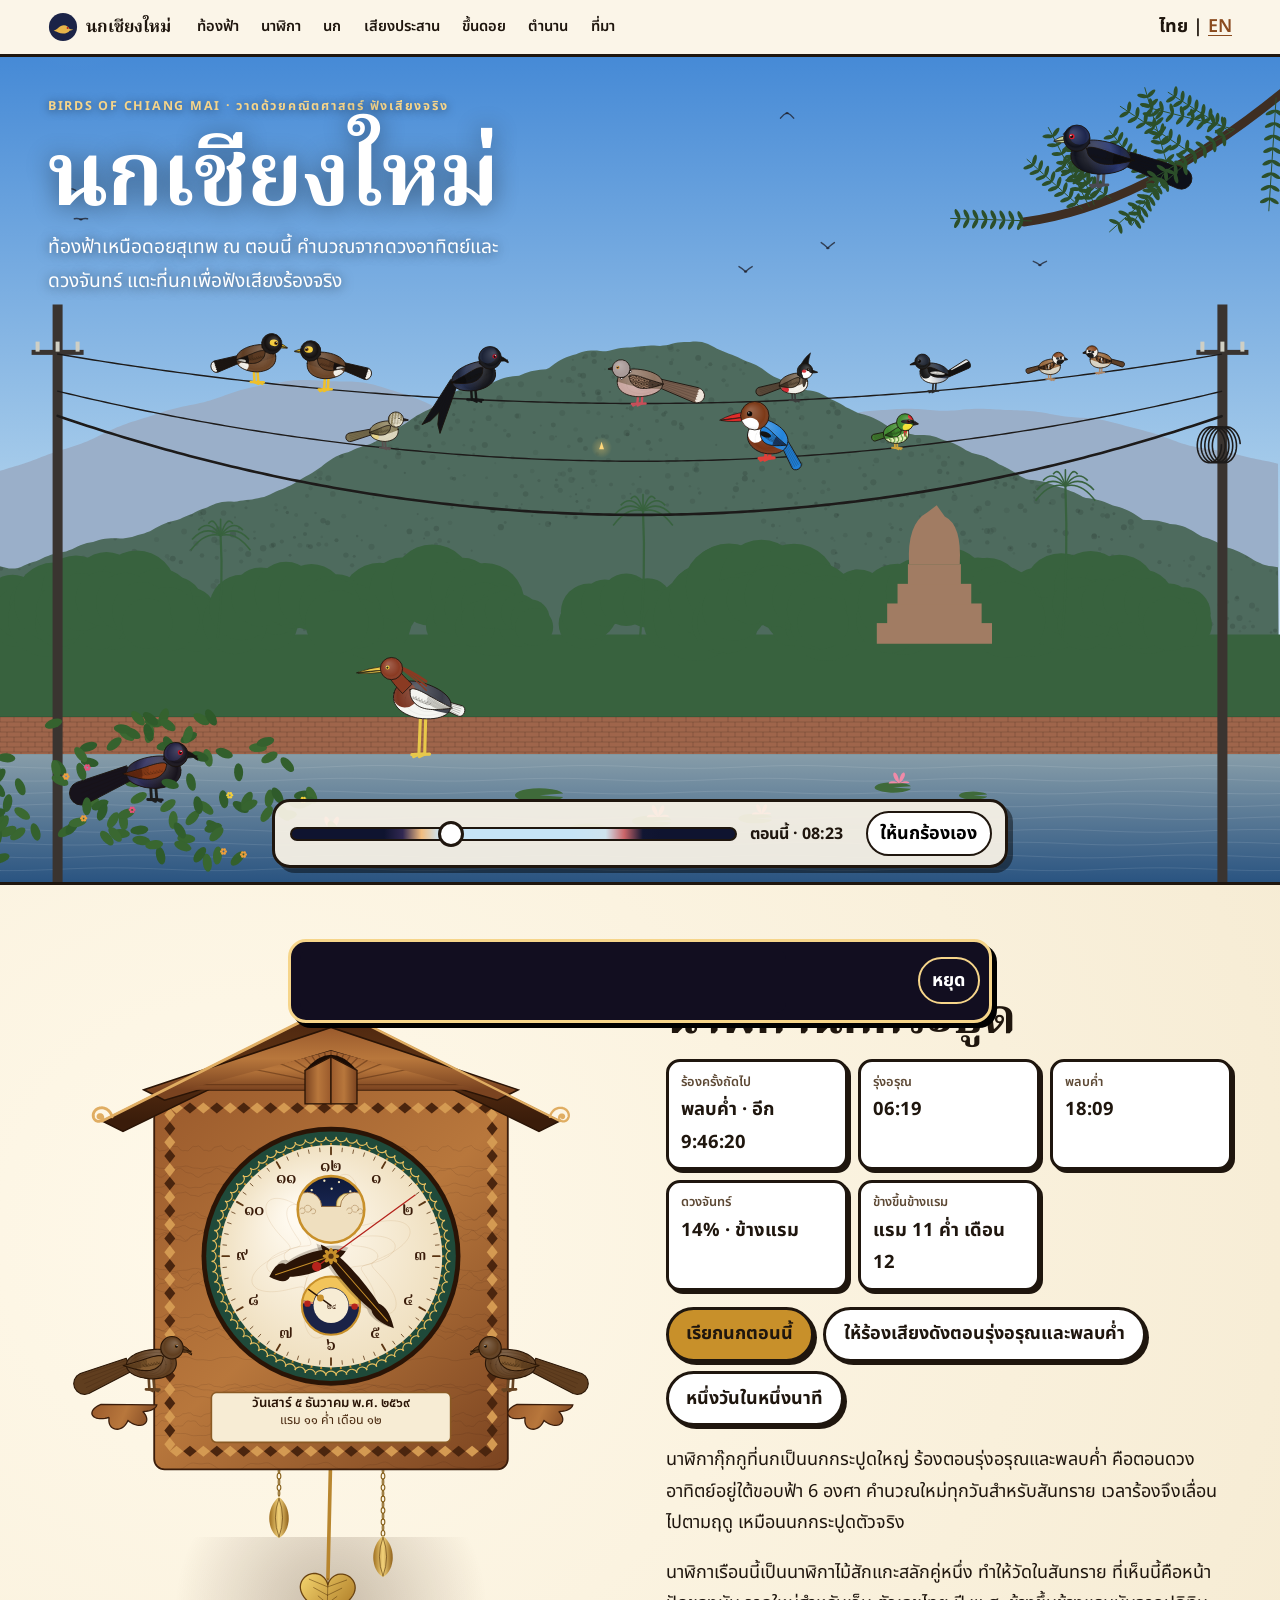
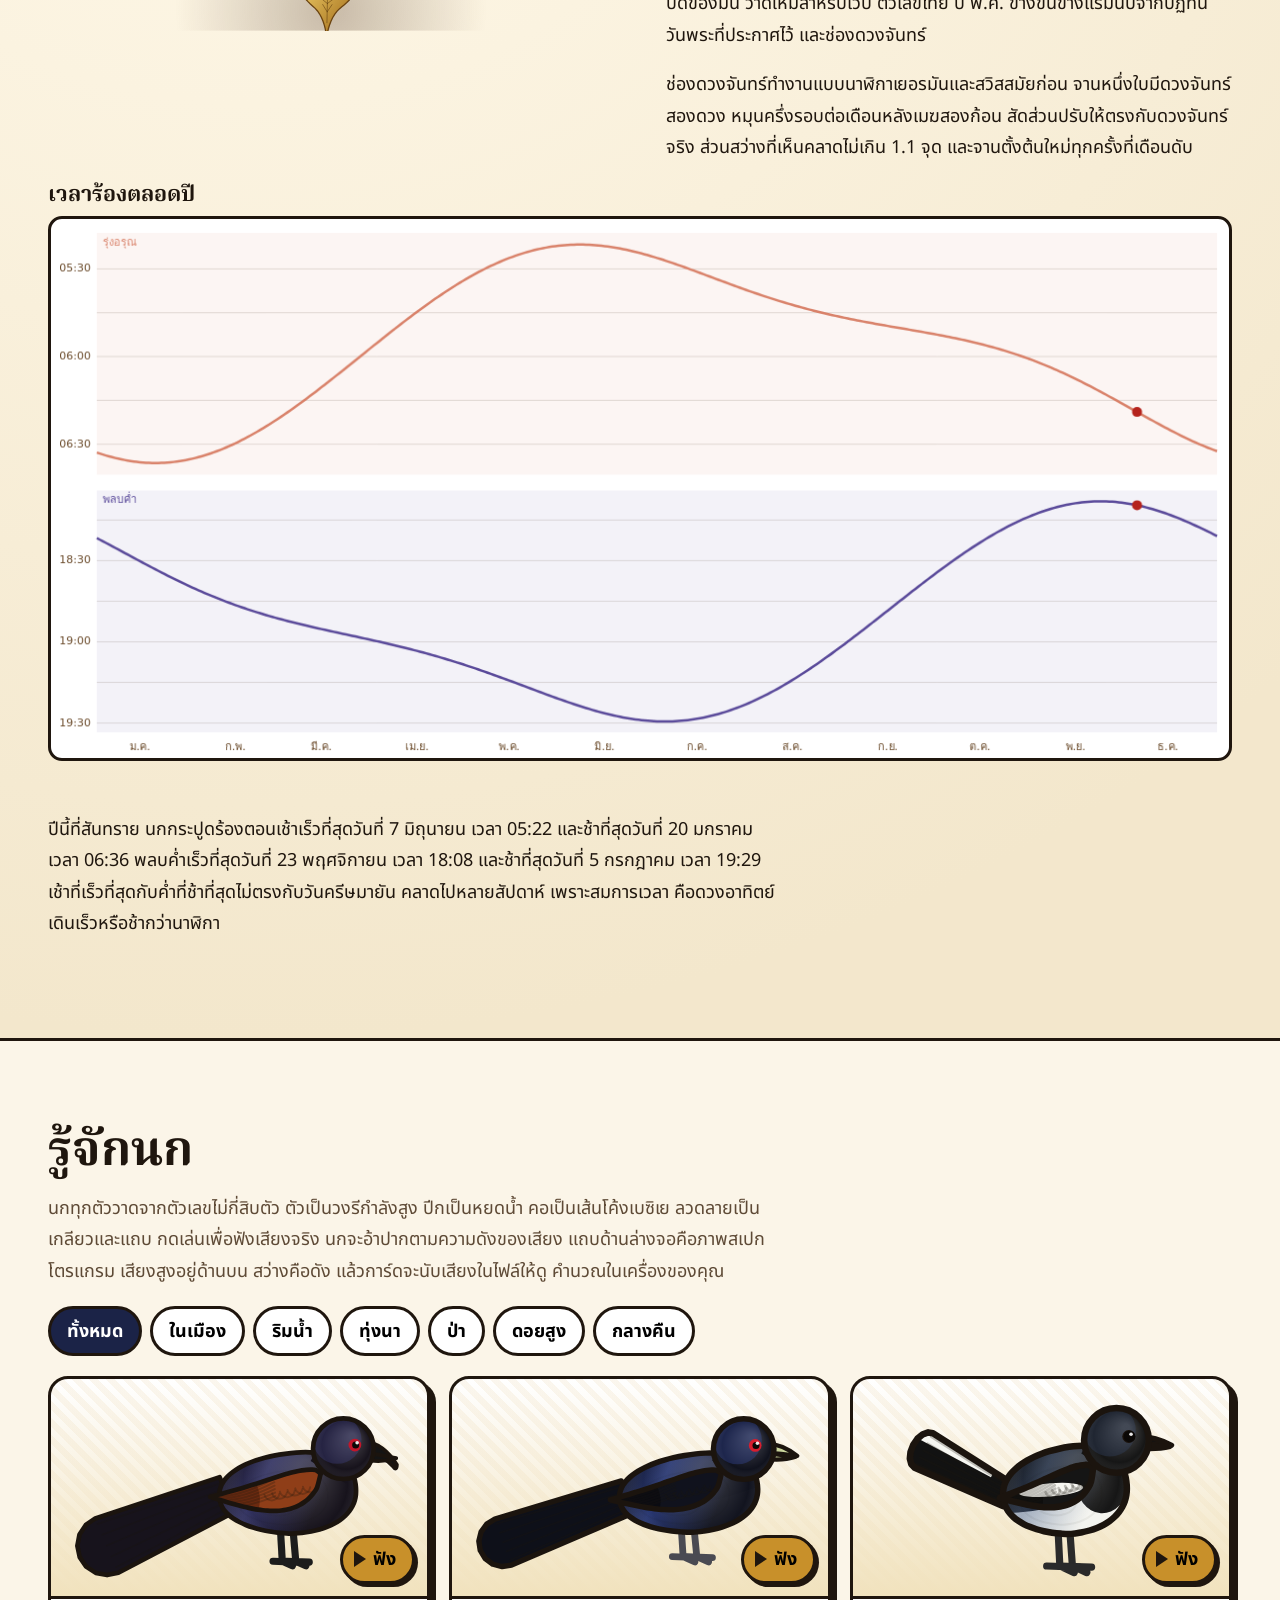
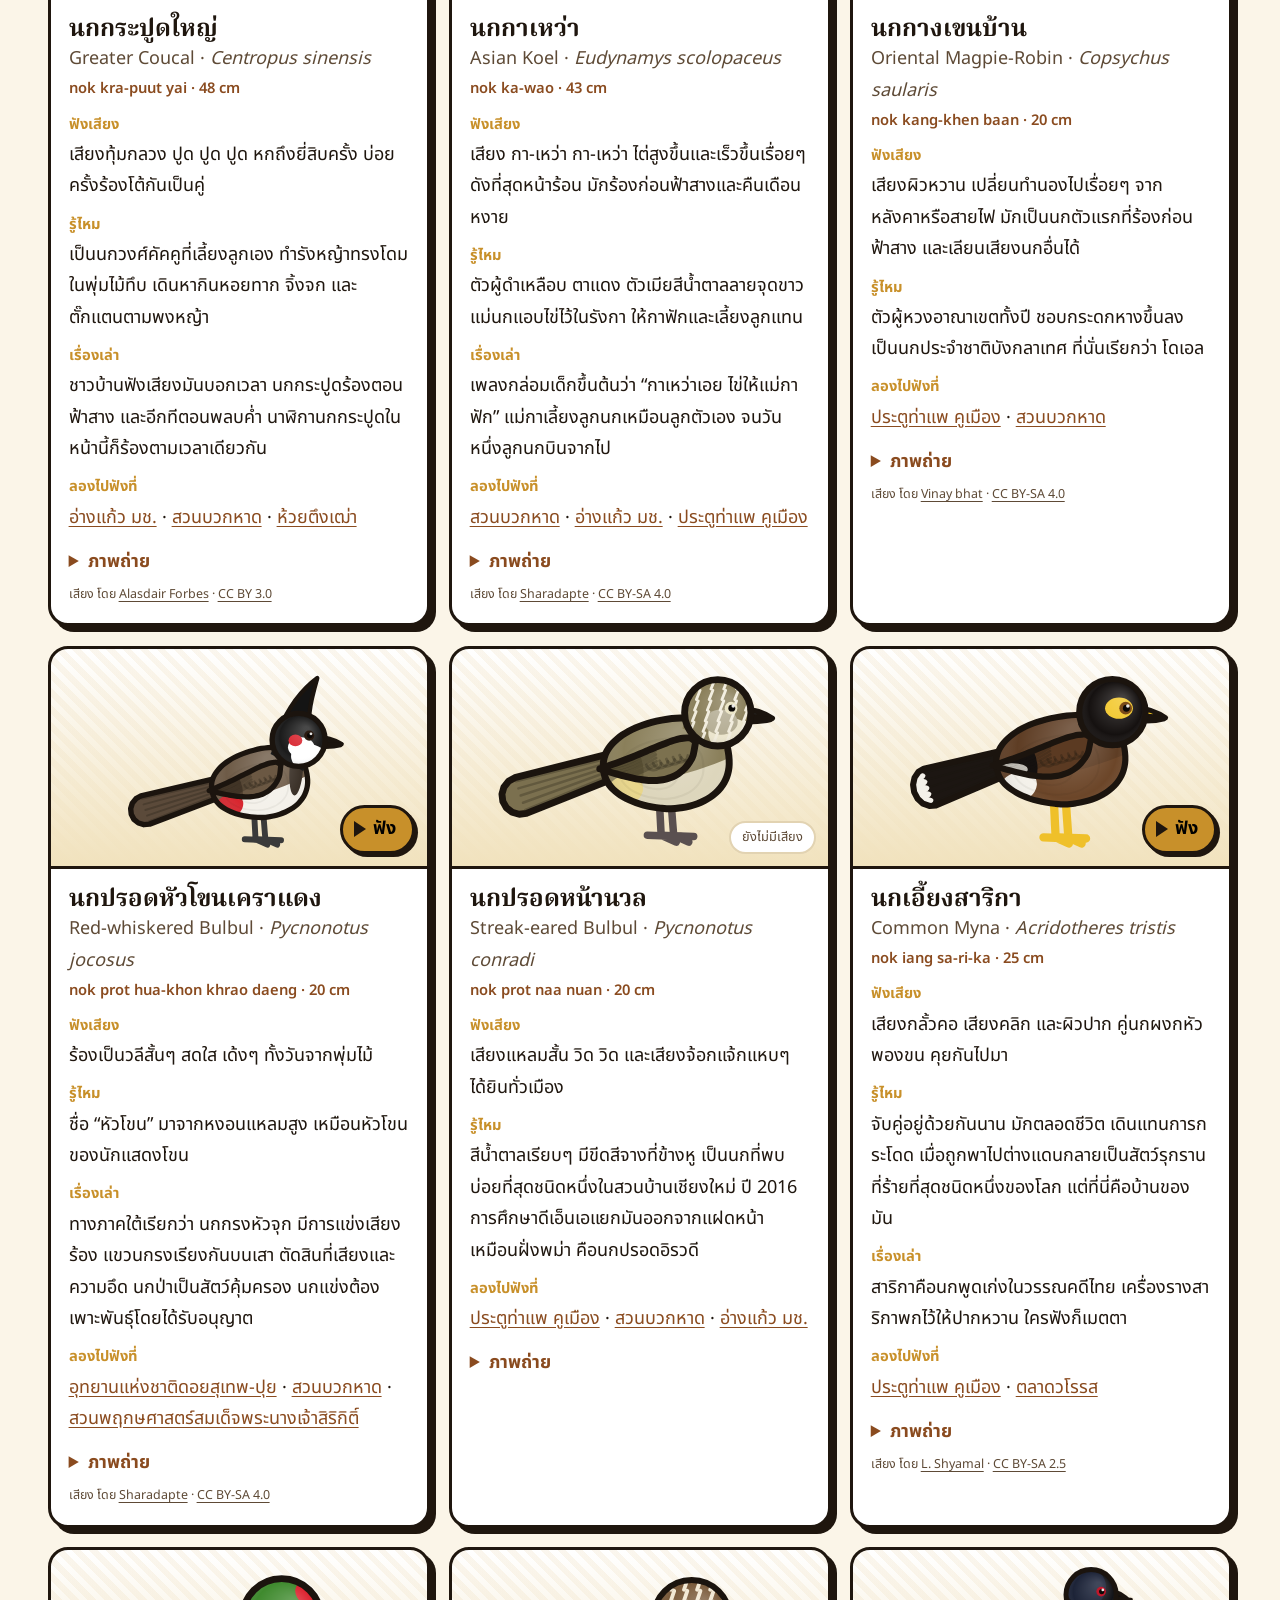
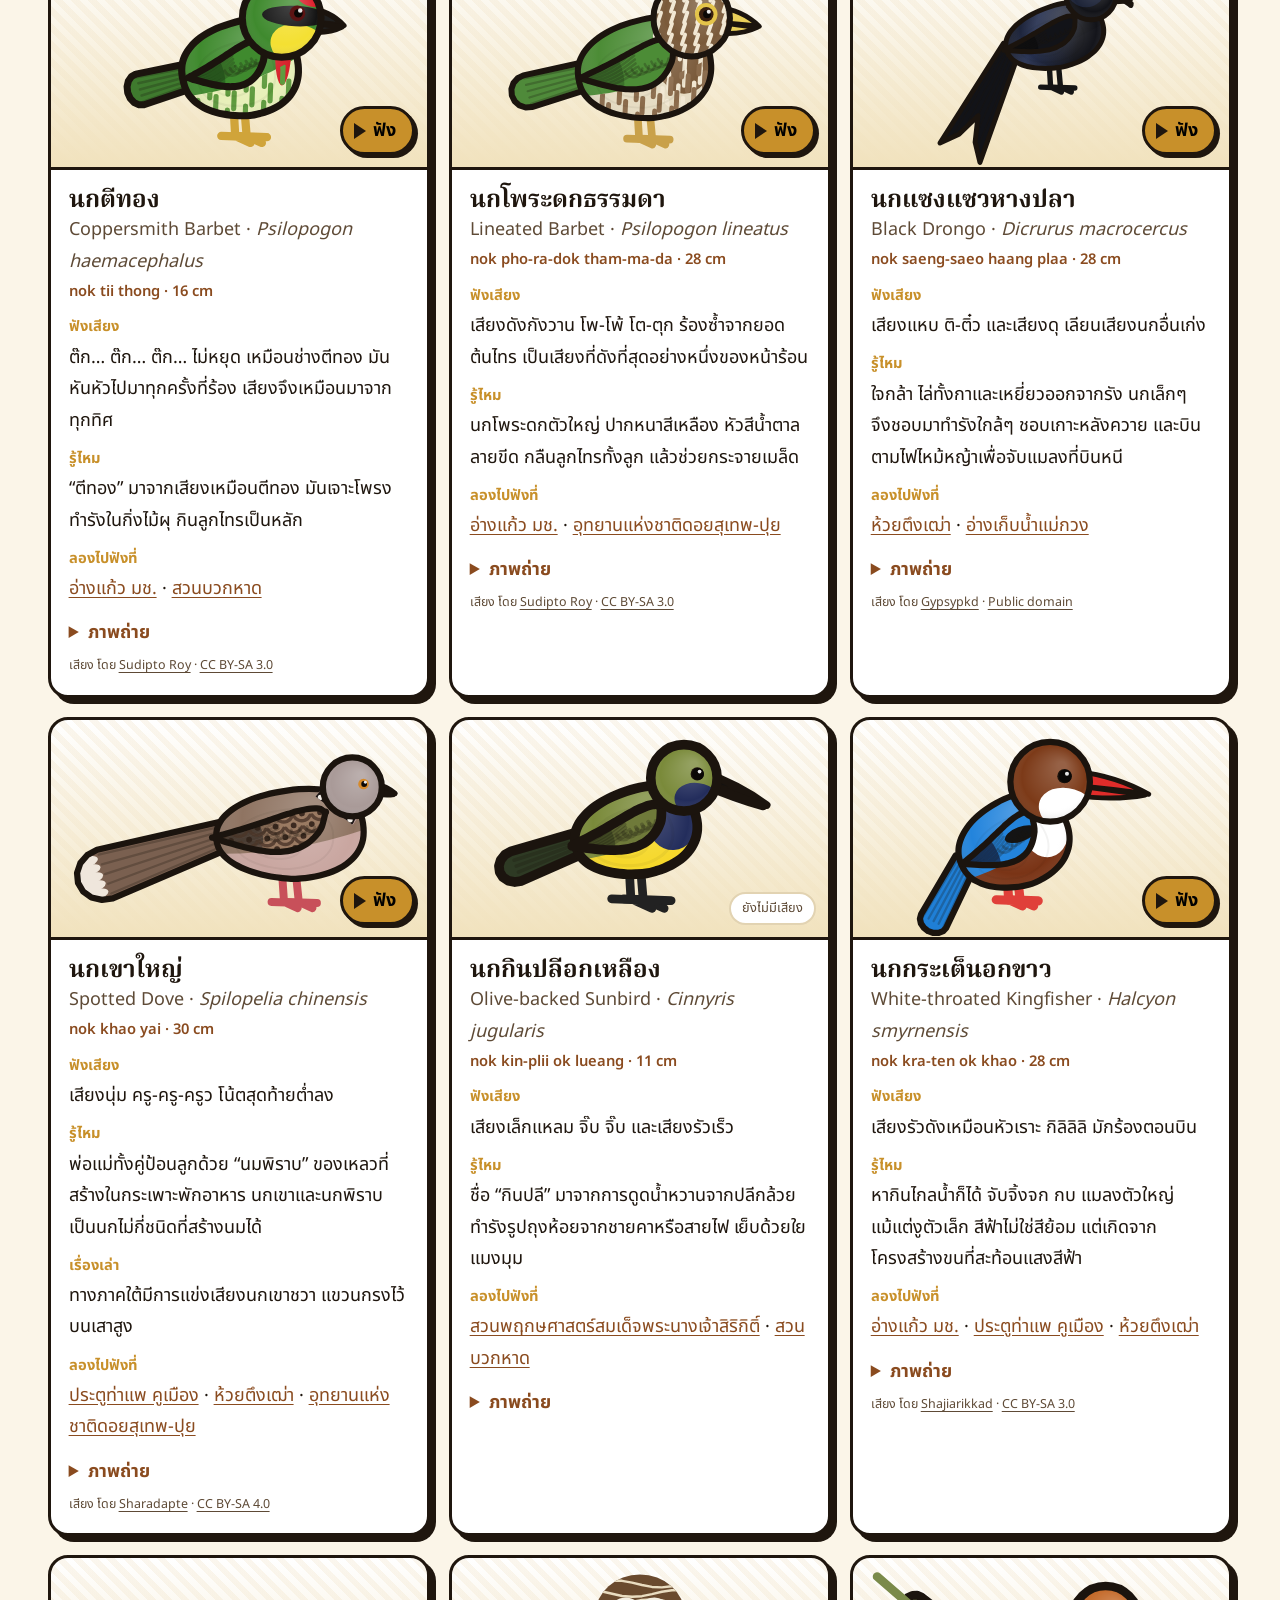
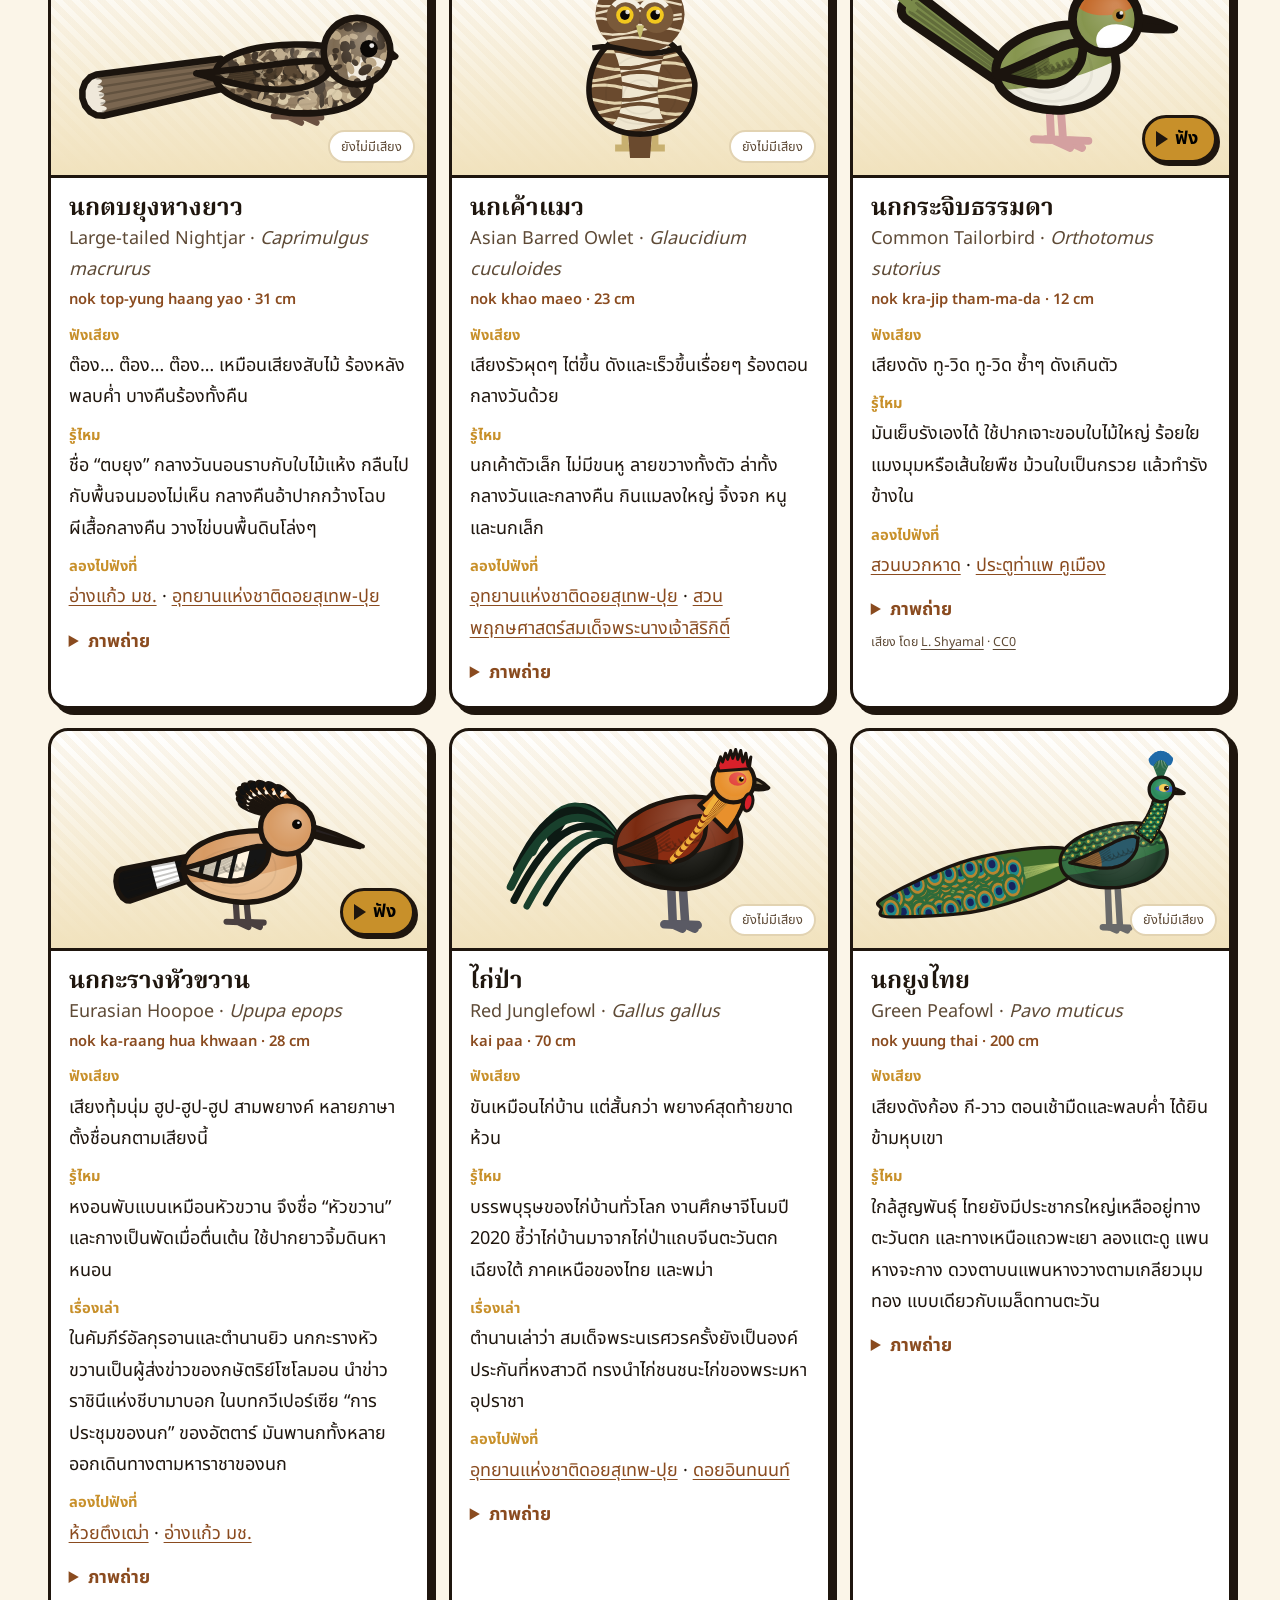
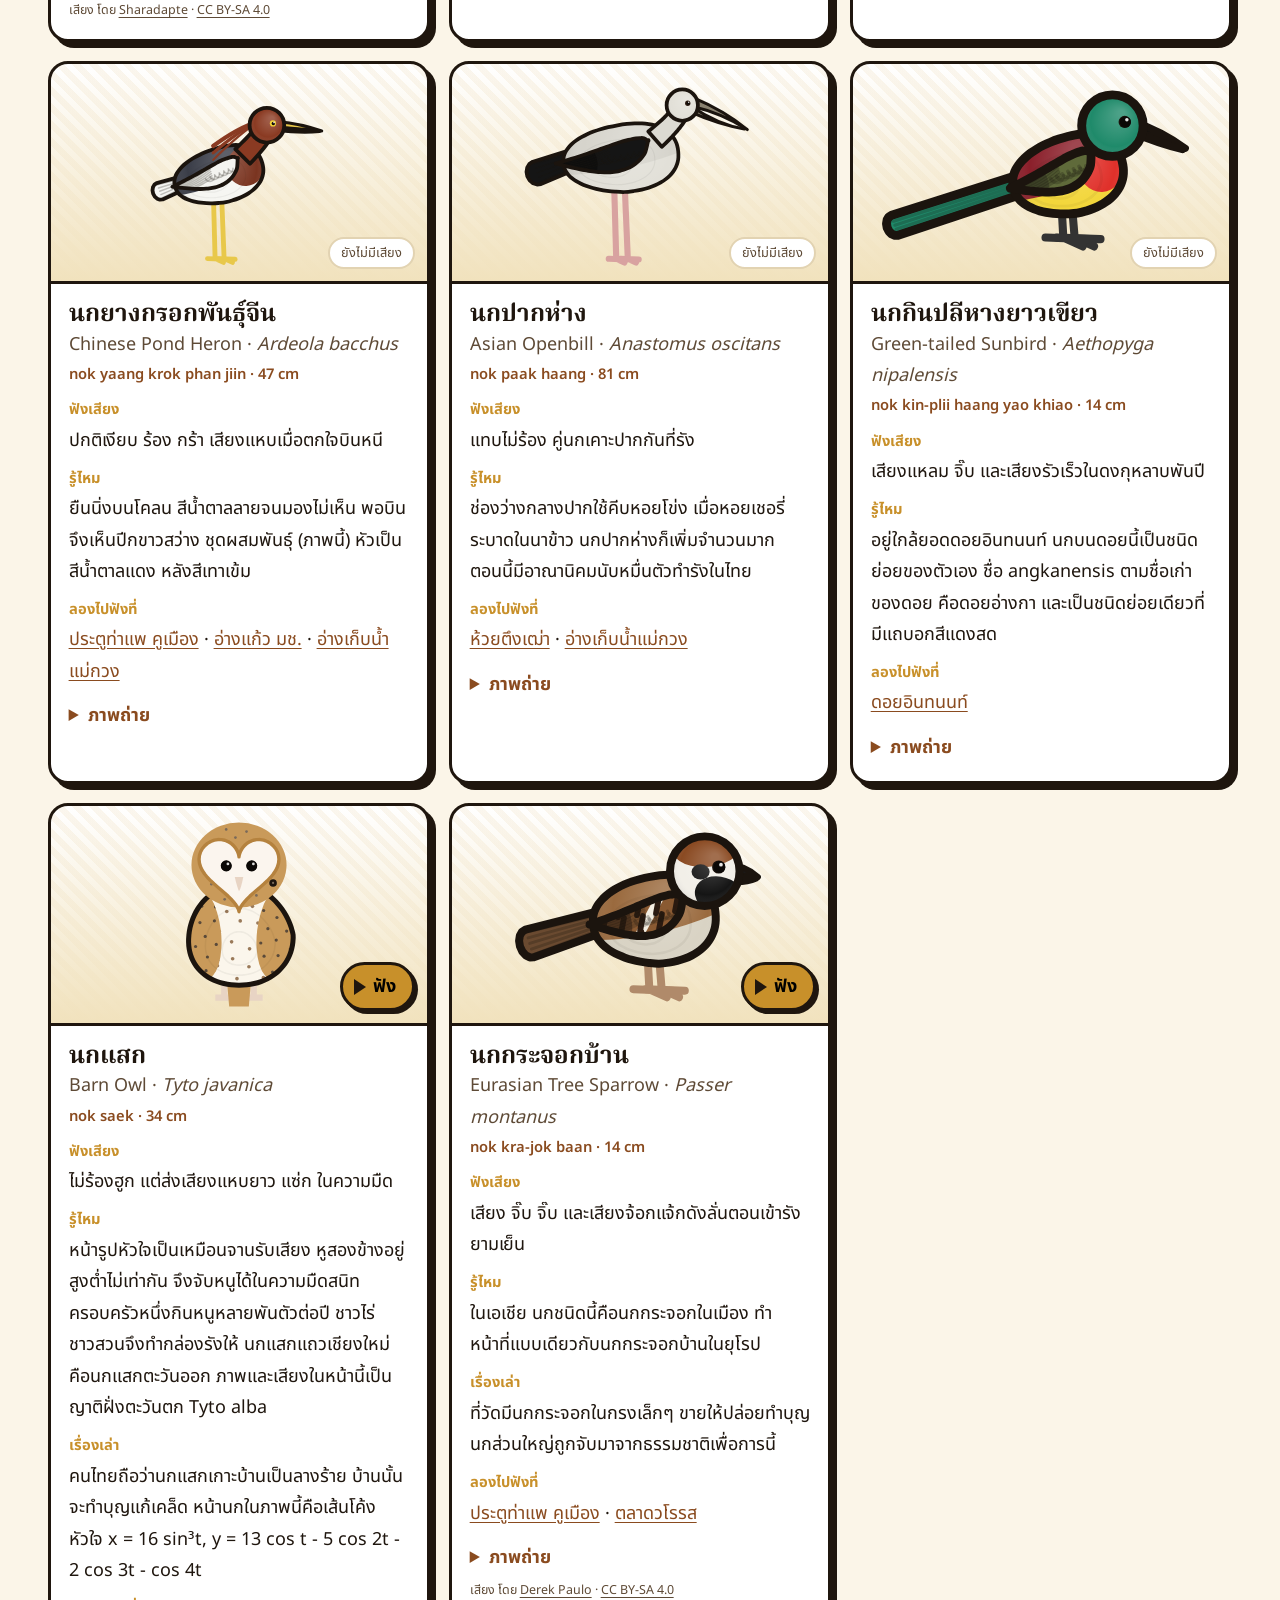
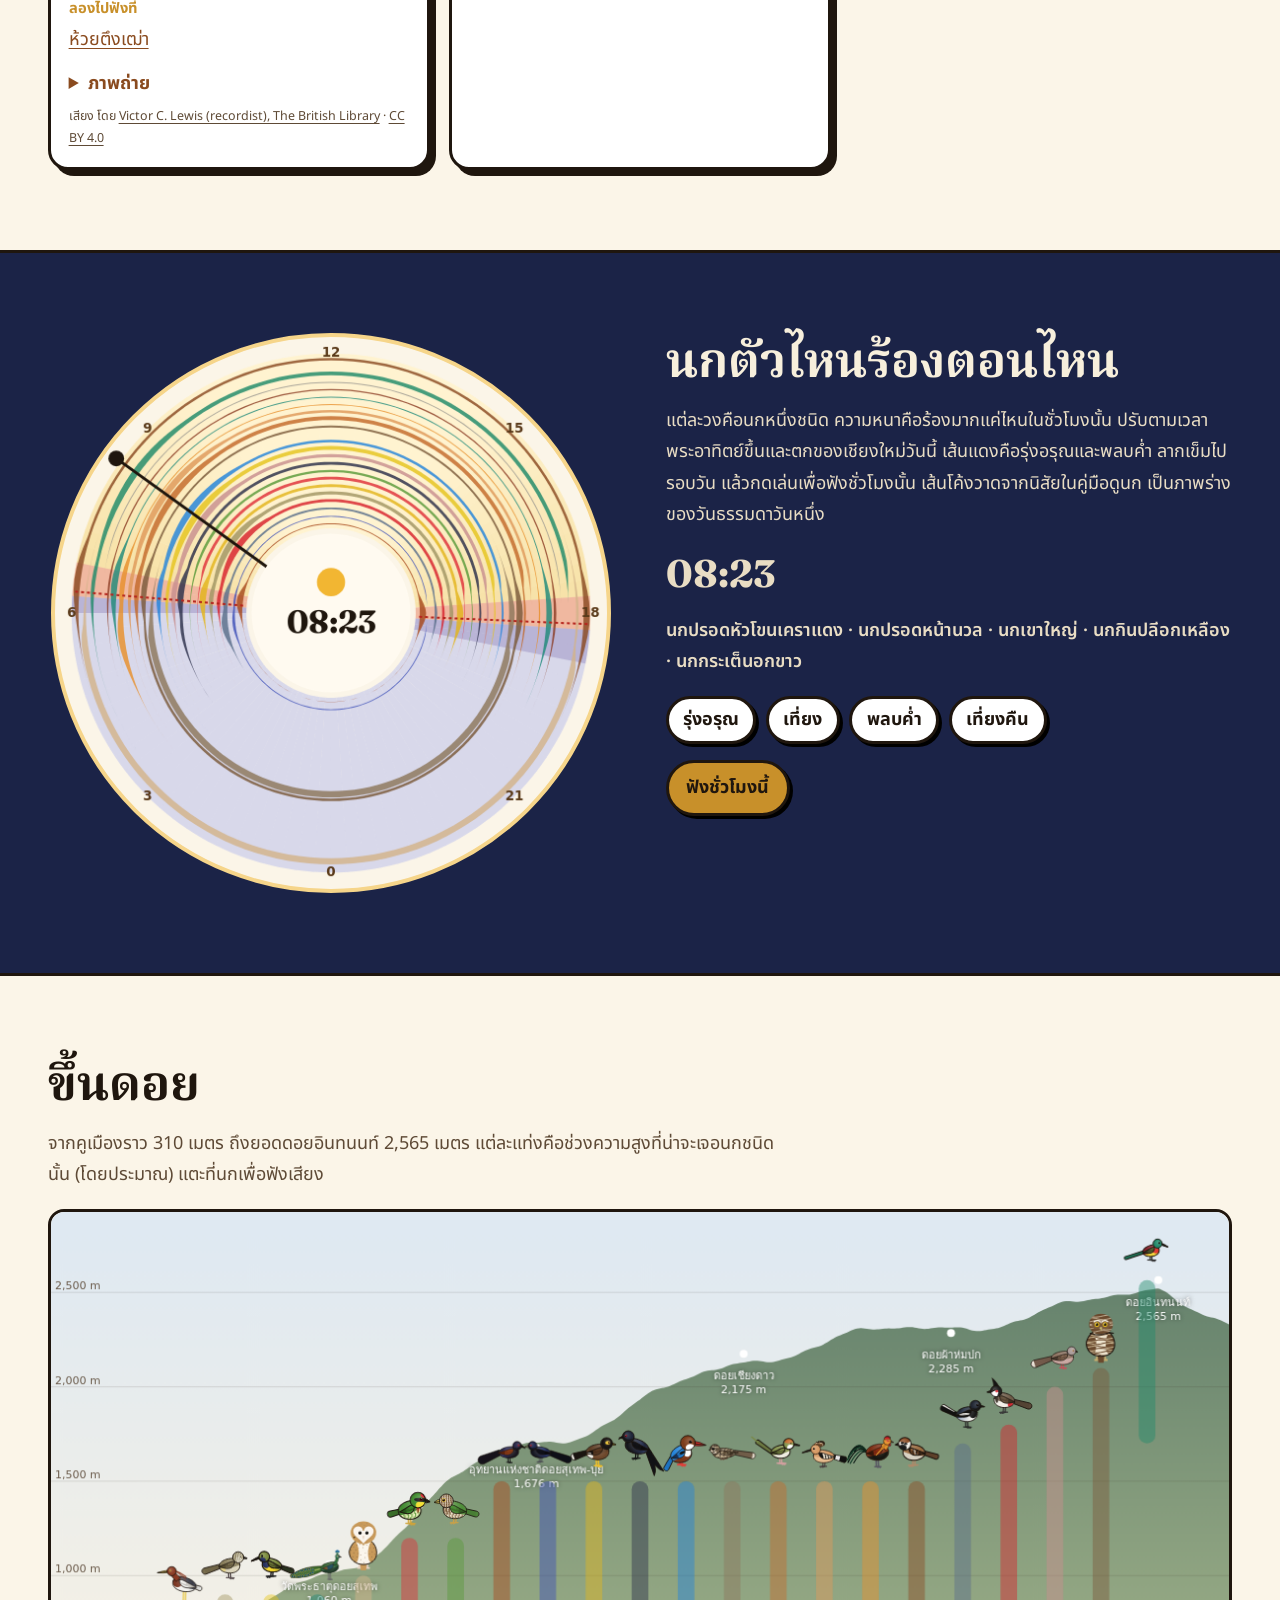
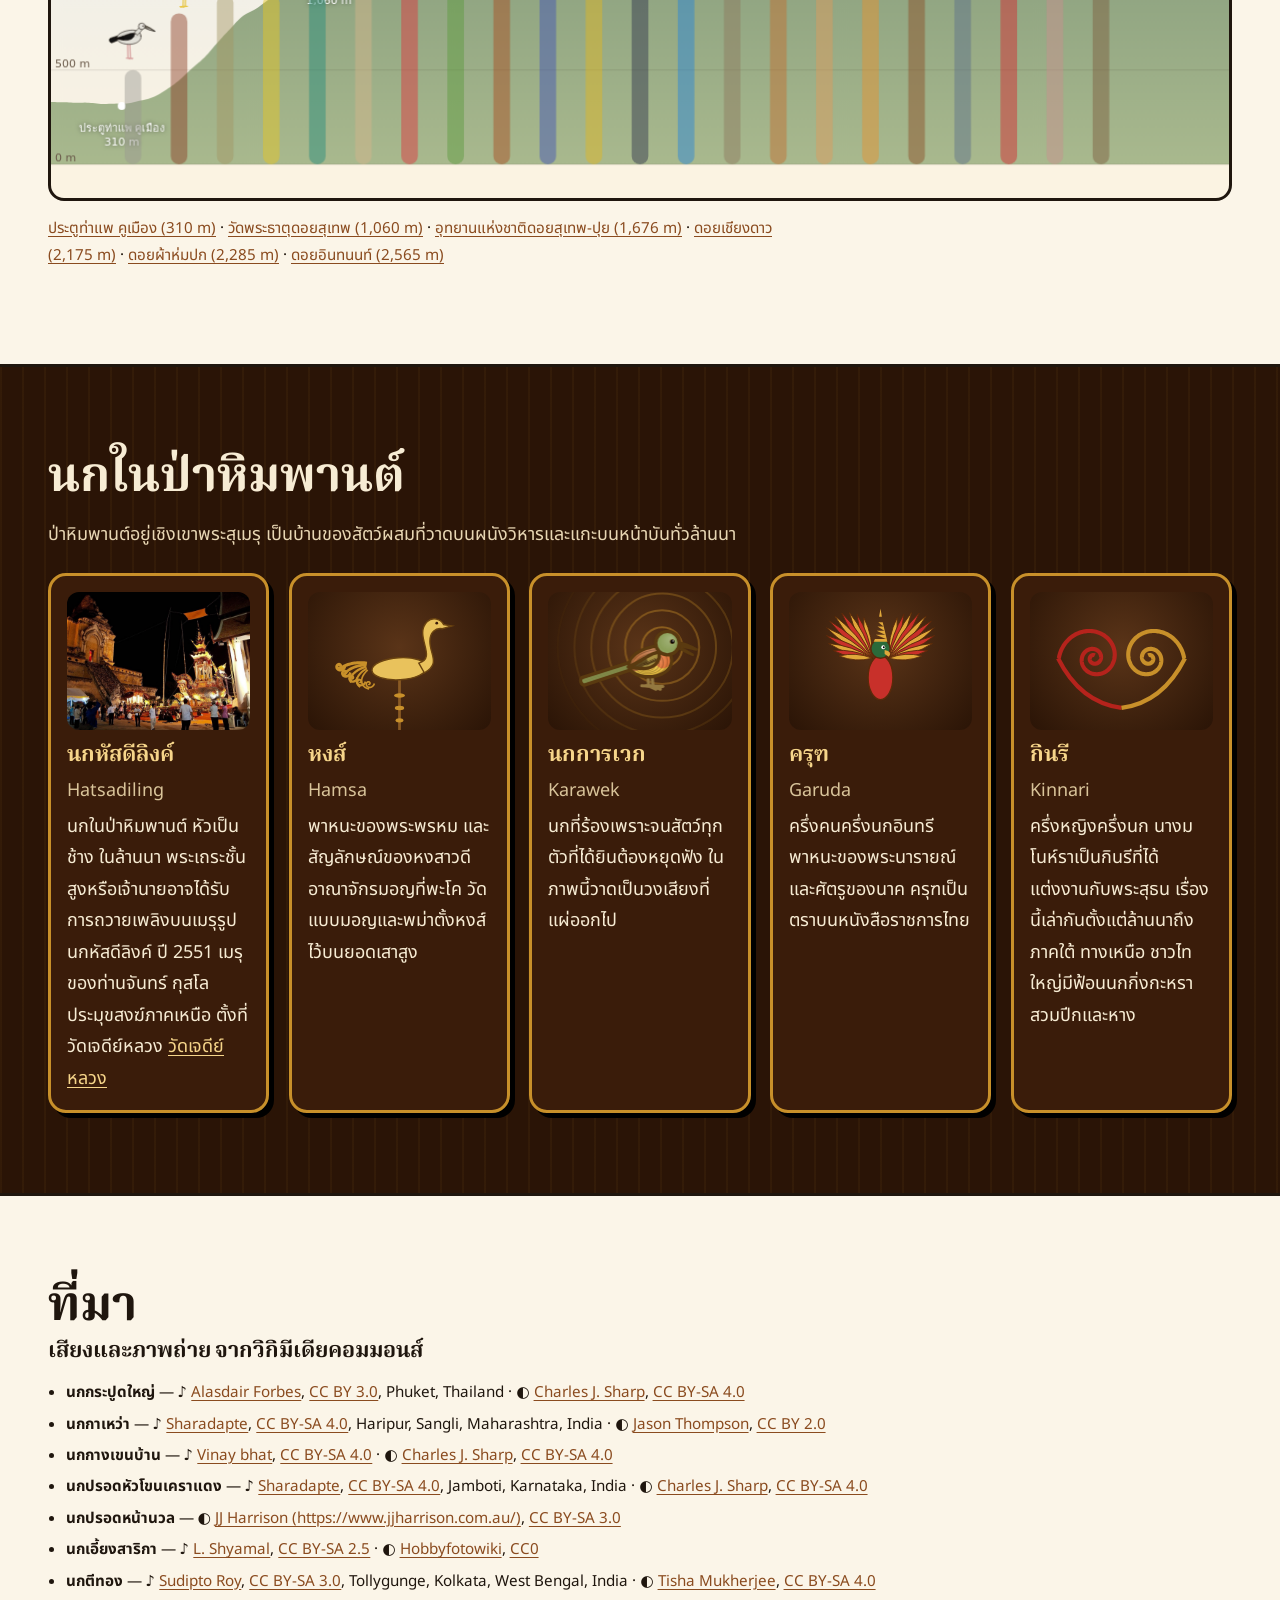
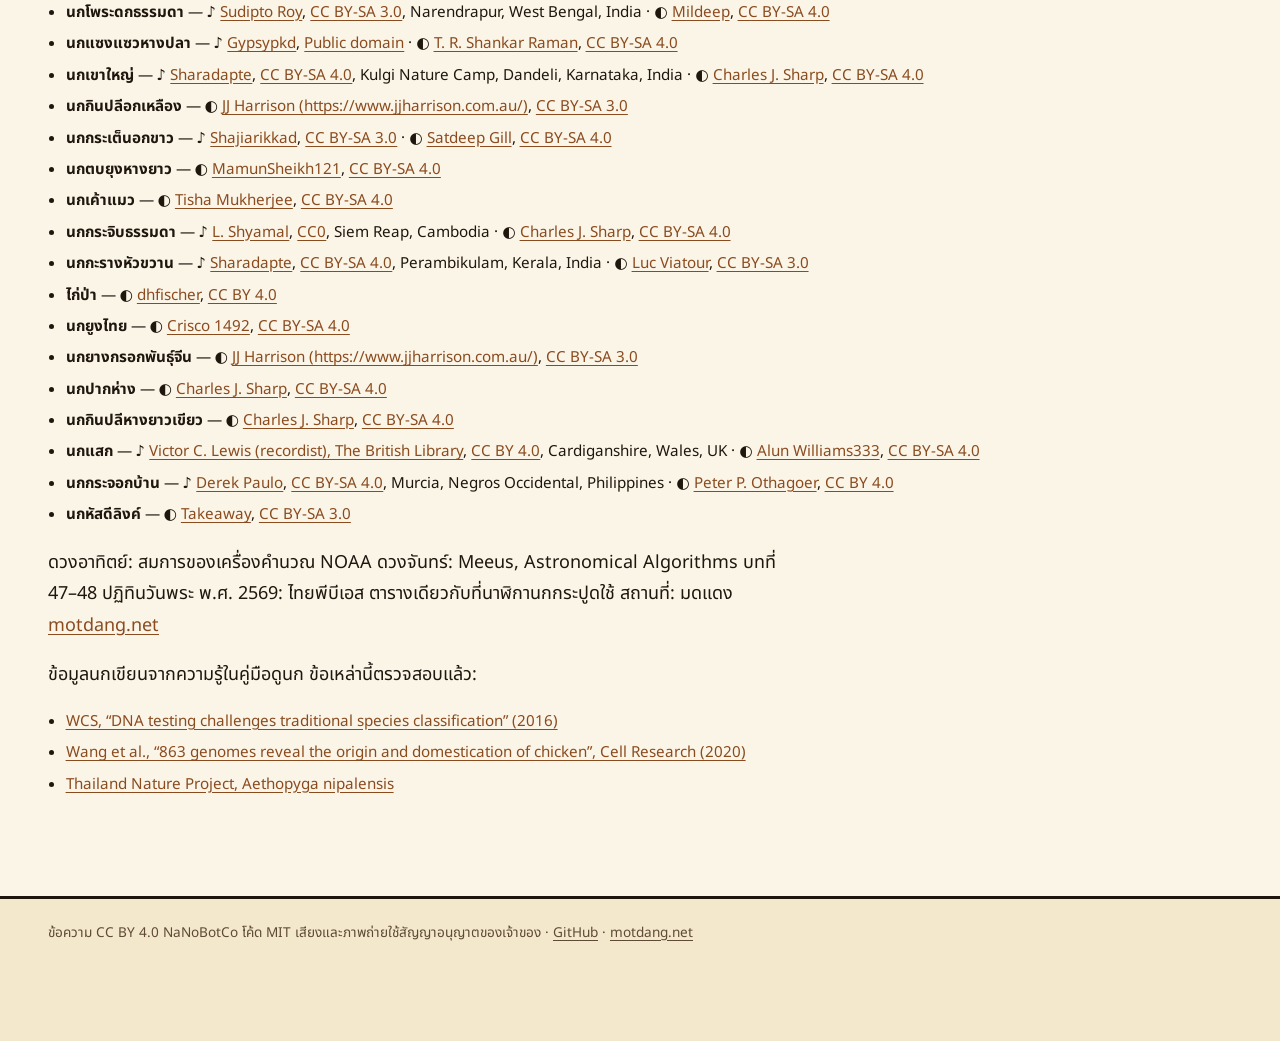
<file: docs/th/index.html>
<!doctype html><html lang="th" data-root="../" translate="no" class="notranslate"><head>
<meta charset="utf-8"><meta name="viewport" content="width=device-width,initial-scale=1">
<meta name="google" content="notranslate"><meta name="robots" content="notranslate">
<script>if(/[.]translate[.]goog$/.test(location.hostname))location.replace("https://"+location.hostname.slice(0,-15).replace(/--/g,"~").replace(/-/g,".").replace(/~/g,"-")+location.pathname+location.search.replace(/([?&])_x_tr_[^&]*/g,"$1").replace(/[?&]+$/,"").replace(/[?]&+/,"?")+location.hash)</script>
<title>นกเชียงใหม่ · Birds of Chiang Mai</title>
<meta name="description" content="นกเชียงใหม่ วาดด้วยคณิตศาสตร์ใต้ท้องฟ้าจริงเหนือดอยสุเทพ นก 23 ชนิดพร้อมเสียงจริง นาฬิกานกกระปูดที่ร้องตอนรุ่งอรุณและพลบค่ำ วงล้อเสียงประสาน ขึ้นดอยจากคูเมืองถึงดอยอินทนนท์ และนกในป่าหิมพานต์">
<meta name="theme-color" content="#1b2347">
<link rel="canonical" href="https://nanobotco.github.io/birds-chiang-mai/th/">
<link rel="alternate" hreflang="en" href="https://nanobotco.github.io/birds-chiang-mai/"><link rel="alternate" hreflang="th" href="https://nanobotco.github.io/birds-chiang-mai/th/"><link rel="alternate" hreflang="x-default" href="https://nanobotco.github.io/birds-chiang-mai/">
<meta property="og:type" content="website"><meta property="og:site_name" content="Birds of Chiang Mai · นกเชียงใหม่">
<meta property="og:title" content="นกเชียงใหม่"><meta property="og:description" content="นกเชียงใหม่ วาดด้วยคณิตศาสตร์ใต้ท้องฟ้าจริงเหนือดอยสุเทพ นก 23 ชนิดพร้อมเสียงจริง นาฬิกานกกระปูดที่ร้องตอนรุ่งอรุณและพลบค่ำ วงล้อเสียงประสาน ขึ้นดอยจากคูเมืองถึงดอยอินทนนท์ และนกในป่าหิมพานต์">
<meta property="og:image" content="https://nanobotco.github.io/birds-chiang-mai/og/th.jpg"><meta property="og:image:width" content="1200"><meta property="og:image:height" content="630"><meta property="og:image:type" content="image/jpeg"><meta property="og:image:alt" content="Card: นกเชียงใหม่, Birds of Chiang Mai"><meta name="twitter:card" content="summary_large_image"><meta name="twitter:image" content="https://nanobotco.github.io/birds-chiang-mai/og/th.jpg"><meta name="twitter:image:alt" content="Card: นกเชียงใหม่, Birds of Chiang Mai"><meta property="og:url" content="https://nanobotco.github.io/birds-chiang-mai/th/">
<meta property="og:locale" content="th_TH"><meta property="og:locale:alternate" content="en_US">
<link rel="icon" href="../icon.svg" type="image/svg+xml">
<link rel="alternate" type="text/plain" href="https://nanobotco.github.io/birds-chiang-mai/llms.txt" title="llms.txt">
<link rel="preconnect" href="https://fonts.googleapis.com"><link rel="preconnect" href="https://fonts.gstatic.com" crossorigin>
<link href="https://fonts.googleapis.com/css2?family=Fraunces:opsz,wght@9..144,500;9..144,700&family=Noto+Sans+Thai:wght@400;600;700&family=Noto+Serif+Thai:wght@600;700&display=swap" rel="stylesheet">
<style>:root{--paper:#fbf5e8;--paper2:#f3e7cc;--ink:#1f160e;--mute:#5e4a36;--teak:#8a4b1f;--gold:#c8902a;--red:#b5231c;--indigo:#1b2347;--leaf:#2f6a3a;
 --thai:'Noto Sans Thai',system-ui,sans-serif;--display:'Fraunces','Noto Serif Thai',Georgia,serif;--line:#e2d3b2}
*{box-sizing:border-box}
html{scroll-behavior:smooth;scroll-padding-top:64px}
body{margin:0;background:var(--paper);color:var(--ink);font:400 18px/1.6 var(--thai);-webkit-text-size-adjust:100%}
html[lang=th] body{line-height:1.75}
a{color:var(--teak);text-underline-offset:3px}
a:hover{color:var(--red)}
h1,h2,h3{font-family:var(--display);line-height:1.12;margin:0 0 .5rem}
h2{font-size:clamp(1.9rem,4.6vw,3rem)}
h3{font-size:1.35rem}
.sr{position:absolute;width:1px;height:1px;overflow:hidden;clip:rect(0 0 0 0)}
.in{max-width:76rem;margin:0 auto;padding:0 16px}
.kick{font:700 .78rem/1.3 var(--thai);letter-spacing:.14em;text-transform:uppercase;color:var(--gold);margin:0 0 .5rem}
.intro{max-width:46rem;color:var(--mute)}
button{font:inherit}

/* top bar */
header.top{position:sticky;top:0;z-index:20;background:rgba(251,245,232,.94);backdrop-filter:blur(8px);border-bottom:3px solid var(--ink);transition:transform .25s}
header.top .in{display:flex;align-items:center;gap:1rem;min-height:54px}
.brand{display:flex;align-items:center;gap:.5rem;font:700 1.05rem var(--display);color:var(--ink);text-decoration:none;white-space:nowrap}
.brand svg{width:30px;height:30px}
header.top nav{display:flex;gap:.2rem;overflow-x:auto;scrollbar-width:none;flex:1}
header.top nav::-webkit-scrollbar{display:none}
header.top nav a{padding:.35rem .6rem;border-radius:999px;color:var(--ink);text-decoration:none;font-weight:600;font-size:.92rem;white-space:nowrap}
header.top nav a:hover{background:var(--paper2)}
.lang{white-space:nowrap;font-weight:600}
body.nav-tight header.top .in{min-height:44px}
body.nav-away header.top{transform:translateY(-110%)}
@media (max-width:760px){.brand span{display:none}}

/* hero */
.hero{position:relative;height:min(92vh,860px);min-height:520px;background:#0b1024;overflow:hidden;border-bottom:3px solid var(--ink)}
#scene{position:absolute;inset:0;width:100%;height:100%;touch-action:manipulation}
.hero-t{position:absolute;left:0;right:0;top:0;padding:clamp(1.2rem,4vw,2.6rem) 16px;max-width:76rem;margin:0 auto;pointer-events:none;color:#fff}
.hero h1{font-size:clamp(2.6rem,8vw,5.6rem);letter-spacing:-.01em;text-shadow:0 2px 24px rgba(0,0,0,.45)}
.hero .lede{max-width:30rem;font-size:clamp(1rem,2.2vw,1.2rem);text-shadow:0 1px 12px rgba(0,0,0,.6);margin:0}
.hero .kick{color:#f6d58a;text-shadow:0 1px 8px rgba(0,0,0,.5)}
.tbar{position:absolute;left:50%;transform:translateX(-50%);bottom:14px;width:min(46rem,calc(100% - 32px));display:flex;flex-wrap:wrap;align-items:center;gap:.5rem .7rem;background:rgba(251,245,232,.92);border:3px solid var(--ink);border-radius:18px;padding:.55rem .8rem;box-shadow:5px 5px 0 rgba(0,0,0,.45)}
#tslider{flex:1 1 14rem;-webkit-appearance:none;appearance:none;height:14px;border-radius:999px;border:2px solid var(--ink);outline-offset:4px}
#tslider::-webkit-slider-thumb{-webkit-appearance:none;width:26px;height:26px;border-radius:50%;background:#fff;border:3px solid var(--ink);cursor:grab}
#tslider::-moz-range-thumb{width:22px;height:22px;border-radius:50%;background:#fff;border:3px solid var(--ink)}
.tl{font:700 1rem var(--thai);min-width:6.5rem}
.tbar button{border:2px solid var(--ink);background:#fff;border-radius:999px;padding:.3rem .8rem;font-weight:700;cursor:pointer}
.tbar button[aria-pressed=true]{background:var(--gold)}

/* sections */
.sec{padding:clamp(2.6rem,7vw,5rem) 0;border-bottom:3px solid var(--ink)}
.sec .in > p{max-width:46rem}
.two{display:grid;grid-template-columns:minmax(0,1fr) minmax(0,1fr);gap:clamp(1.5rem,4vw,3.5rem);align-items:start}
@media (max-width:860px){.two{grid-template-columns:1fr}}
.pill{border:3px solid var(--ink);background:#fff;color:var(--ink);border-radius:999px;padding:.55rem 1.1rem;font-weight:700;cursor:pointer;box-shadow:3px 3px 0 var(--ink);min-height:48px}
.pill:active{transform:translate(2px,2px);box-shadow:1px 1px 0 var(--ink)}
.pill.hot{background:var(--gold)}
.pill[aria-pressed=true]{background:var(--leaf);color:#fff}
.pill.sm{min-height:40px;padding:.35rem .9rem}
.btns{display:flex;flex-wrap:wrap;gap:.6rem;margin:1rem 0}

/* clock */
.clocksec{background:radial-gradient(120% 80% at 20% 20%,#fff9ea,var(--paper2))}
.clockwrap{display:flex;justify-content:center}
.clockcv{width:min(100%,520px);display:block}
.panel{display:grid;grid-template-columns:repeat(auto-fit,minmax(9rem,1fr));gap:.6rem;margin:1rem 0}
.panel div{background:#fff;border:3px solid var(--ink);border-radius:14px;padding:.55rem .8rem;box-shadow:3px 3px 0 var(--ink)}
.panel .k{display:block;font-size:.8rem;color:var(--mute);font-weight:600}
.panel b{font-size:1.15rem}
.yearcv{width:100%;display:block;background:#fff;border:3px solid var(--ink);border-radius:14px;margin-top:.6rem}
.hov{min-height:1.6em;color:var(--mute);margin:.4rem 0 0;font-weight:600}

/* cards */
.chips{display:flex;flex-wrap:wrap;gap:.5rem;margin:1.2rem 0}
.chips button{border:3px solid var(--ink);background:#fff;border-radius:999px;padding:.4rem 1rem;font-weight:700;cursor:pointer;min-height:44px}
.chips button[aria-pressed=true]{background:var(--indigo);color:#fff}
.grid{display:grid;grid-template-columns:repeat(auto-fill,minmax(min(100%,21rem),1fr));gap:1.2rem}
.card{background:#fff;border:3px solid var(--ink);border-radius:20px;box-shadow:6px 6px 0 var(--ink);overflow:hidden;display:flex;flex-direction:column}
.card[hidden]{display:none}
.stage{position:relative;height:220px;background:linear-gradient(180deg,#fdf6e4,#f1e2bd);border-bottom:3px solid var(--ink);
 background-image:linear-gradient(180deg,rgba(253,246,228,.0),rgba(241,226,189,1)),repeating-linear-gradient(45deg,rgba(200,144,42,.08) 0 6px,transparent 6px 12px)}
.stage canvas{position:absolute;inset:0;width:100%;height:100%;cursor:pointer}
.play{position:absolute;right:12px;bottom:12px;display:flex;align-items:center;gap:.45rem;border:3px solid var(--ink);background:var(--gold);border-radius:999px;padding:.35rem 1rem .35rem .7rem;font-weight:700;cursor:pointer;box-shadow:3px 3px 0 var(--ink);min-height:44px}
.play .ico{width:0;height:0;border-left:12px solid var(--ink);border-top:8px solid transparent;border-bottom:8px solid transparent}
.play.on{background:var(--leaf);color:#fff}
.play.on .ico{border:0;width:12px;height:12px;background:#fff;border-radius:2px}
.norec{position:absolute;right:12px;bottom:12px;font-size:.8rem;color:var(--mute);background:#fff;border-radius:999px;padding:.2rem .7rem;border:2px solid var(--line)}
.txt{padding:1rem 1.1rem 1.1rem}
.txt h3{font-size:1.5rem;margin:0}
.sub{margin:.1rem 0 0;color:var(--mute)}
.rom{margin:.1rem 0 .5rem;color:var(--teak);font-weight:600;font-size:.92rem}
.measure{margin:.3rem 0 .6rem;font-size:.86rem;font-weight:700;color:var(--leaf);background:#eef5e6;border-radius:10px;padding:.3rem .6rem}
dl{margin:0}dt{font-weight:700;font-size:.8rem;letter-spacing:.06em;text-transform:uppercase;color:var(--gold);margin-top:.6rem}
html[lang=th] dt{letter-spacing:0;text-transform:none;font-size:.92rem}
dd{margin:.1rem 0 0}
details{margin-top:.8rem}summary{cursor:pointer;font-weight:700;color:var(--teak)}
details img{width:100%;height:auto;border-radius:12px;border:2px solid var(--ink);margin-top:.5rem}
.cred{font-size:.78rem;color:var(--mute);margin:.4rem 0 0}
.cred a{color:var(--mute)}

/* chorus */
.night{background:var(--indigo);color:#f7efdc}
.night a{color:#f6d58a}
.night p{color:#e9ddc4}
.ringwrap canvas{width:100%;max-width:560px;display:block;margin:0 auto;touch-action:none;cursor:grab;background:#fbf5e8;border-radius:50%;border:4px solid #f6d58a}
.big{font:700 2.4rem var(--display);margin:.5rem 0}
.top3{font-weight:600;min-height:3em}
.night .pill{box-shadow:3px 3px 0 #000}

/* mountain */
.mtn{width:100%;display:block;border:3px solid var(--ink);border-radius:16px;background:#fbf3e2;touch-action:manipulation}
.links{font-size:.95rem}

/* legends */
.lanna{background:#2a1406;color:#f7ecd4;background-image:repeating-linear-gradient(90deg,rgba(200,144,42,.06) 0 2px,transparent 2px 22px)}
.lanna .intro{color:#e8d7b4}
.lanna a{color:#f6d58a}
.legs{display:grid;grid-template-columns:repeat(auto-fill,minmax(min(100%,13rem),1fr));gap:1.2rem;margin-top:1.4rem}
.leg{background:#3a1c0a;border:3px solid var(--gold);border-radius:18px;padding:1rem;box-shadow:5px 5px 0 #000}
.leg .fig{aspect-ratio:4/3;border-radius:12px;overflow:hidden;background:radial-gradient(circle at 50% 40%,#5a3418,#2a1406);margin-bottom:.8rem}
.leg .fig canvas{width:100%;height:100%;display:block}
.leg .fig img{width:100%;height:100%;object-fit:cover;display:block}
.leg .fig .cred{display:none}
.leg h3{color:#f6d58a}.leg .sub{color:#d9c49a}
.leg p{margin:.3rem 0 0}

/* sources */
.src{padding-left:1.1rem}.src li{margin:.3rem 0;font-size:.95rem}

/* the spectrogram dock */
#dock{position:fixed;left:50%;bottom:12px;transform:translate(-50%,160%);width:min(44rem,calc(100% - 24px));z-index:30;display:flex;align-items:center;gap:.6rem;background:#120e20;color:#fff;border:3px solid #f6d58a;border-radius:18px;padding:.45rem .55rem;box-shadow:5px 5px 0 #000;transition:transform .3s}
#dock.on{transform:translate(-50%,0)}
#dock canvas{flex:1;height:64px;min-width:0;border-radius:10px;background:#120e20}
#dock .dl{display:flex;flex-direction:column;min-width:7rem;max-width:12rem;font-size:.85rem;line-height:1.3}
#dock .dn{font-weight:700}#dock .dh{color:#f6d58a;font-variant-numeric:tabular-nums}
#dock button{border:2px solid #f6d58a;background:transparent;color:#fff;border-radius:999px;padding:.35rem .8rem;font-weight:700;cursor:pointer;min-height:40px}
@media (max-width:560px){#dock .dl{min-width:5rem}#dock canvas{height:52px}}

footer.bot{background:var(--paper2);padding:1.4rem 0 6rem;font-size:.85rem;color:var(--mute)}
footer.bot a{color:var(--mute)}
@media (prefers-reduced-motion:reduce){html{scroll-behavior:auto}}

/* share-card mode: index.html?card&t=1100 at 1200×630 */
.cardmode header.top,.cardmode .tbar,.cardmode main>section:not(#sky),.cardmode #dock,.cardmode footer{display:none!important}
.cardmode .hero{height:630px;min-height:0;border:0}
.cardmode .hero-t{padding:44px 56px}
.cardmode .hero h1{font-size:92px}
.cardline{display:none}
.cardmode .hero .lede{display:none}
.cardmode .cardline{display:block;font:600 28px/1.35 var(--thai);text-shadow:0 2px 14px rgba(0,0,0,.7);margin:0}
.cardmode .cardline span{font-size:20px;color:#f6d58a}
</style>
</head><body>
<header class="top"><div class="in"><a class="brand" href="#sky"><svg viewBox="0 0 32 32" aria-hidden="true"><use href="#mark"/></svg><span>นกเชียงใหม่</span></a>
<nav aria-label="Sections"><a href="#sky">ท้องฟ้า</a><a href="#clock">นาฬิกา</a><a href="#birds">นก</a><a href="#chorus">เสียงประสาน</a><a href="#mountain-sec">ขึ้นดอย</a><a href="#legends">ตำนาน</a><a href="#sources">ที่มา</a></nav>
<span class="lang"><b>ไทย</b> | <a href="../" hreflang="en" data-lang="en">EN</a></span></div></header>
<svg width="0" height="0" style="position:absolute"><symbol id="mark" viewBox="0 0 32 32"><circle cx="16" cy="16" r="15" fill="#1b2347"/><path d="M6 20c4-1 6-6 11-6 3 0 5 2 6 4l4 1-4 1c-1 2-4 3-7 3-4 0-6-2-10-3z" fill="#e8b54a"/><circle cx="21" cy="17" r="1.1" fill="#b5231c"/></symbol></svg>
<main><section id="sky" class="hero"><canvas id="scene" aria-label="ท้องฟ้าเหนือดอยสุเทพ ณ ตอนนี้ คำนวณจากดวงอาทิตย์และดวงจันทร์ แตะที่นกเพื่อฟังเสียงร้องจริง"></canvas>
<div class="hero-t"><p class="kick">Birds of Chiang Mai · วาดด้วยคณิตศาสตร์ ฟังเสียงจริง</p><h1>นกเชียงใหม่</h1><p class="lede">ท้องฟ้าเหนือดอยสุเทพ ณ ตอนนี้ คำนวณจากดวงอาทิตย์และดวงจันทร์ แตะที่นกเพื่อฟังเสียงร้องจริง</p><p class="cardline">นกเชียงใหม่ · 23 birds, real calls · the Coucal Clock<br><span>nanobotco.github.io/birds-chiang-mai</span></p></div>
<div class="tbar"><label for="tslider" class="sr">เวลา</label><input id="tslider" type="range" min="0" max="1439" step="1" value="720">
<span id="tlabel" class="tl" aria-live="polite"></span><button id="tnow" type="button" hidden>ตอนนี้</button><button id="tamb" type="button" aria-pressed="false">ให้นกร้องเอง</button></div></section>
<section id="clock" class="sec clocksec"><div class="in two">
<div class="clockwrap"><canvas id="clockface" class="clockcv" role="img" aria-label="นาฬิกานกกระปูด"></canvas></div>
<div><p class="kick">The Coucal Clock</p><h2>นาฬิกานกกระปูด</h2>
<div class="panel"><div><span class="k">ร้องครั้งถัดไป</span><b id="c-next">–</b></div><div><span class="k">รุ่งอรุณ</span><b id="c-dawn">–</b></div><div><span class="k">พลบค่ำ</span><b id="c-dusk">–</b></div><div><span class="k">ดวงจันทร์</span><b id="c-moon">–</b></div><div><span class="k">ข้างขึ้นข้างแรม</span><b id="c-lunar">–</b></div></div>
<div class="btns"><button id="c-call" class="pill hot" type="button">เรียกนกตอนนี้</button><button id="c-sound" class="pill" type="button" aria-pressed="false">ให้ร้องเสียงดังตอนรุ่งอรุณและพลบค่ำ</button><button id="c-warp" class="pill" type="button" aria-pressed="false">หนึ่งวันในหนึ่งนาที</button></div>
<p>นาฬิกากุ๊กกูที่นกเป็นนกกระปูดใหญ่ ร้องตอนรุ่งอรุณและพลบค่ำ คือตอนดวงอาทิตย์อยู่ใต้ขอบฟ้า 6 องศา คำนวณใหม่ทุกวันสำหรับสันทราย เวลาร้องจึงเลื่อนไปตามฤดู เหมือนนกกระปูดตัวจริง</p><p>นาฬิกาเรือนนี้เป็นนาฬิกาไม้สักแกะสลักคู่หนึ่ง ทำให้วัดในสันทราย ที่เห็นนี้คือหน้าปัดของมัน วาดใหม่สำหรับเว็บ ตัวเลขไทย ปี พ.ศ. ข้างขึ้นข้างแรมนับจากปฏิทินวันพระที่ประกาศไว้ และช่องดวงจันทร์</p><p>ช่องดวงจันทร์ทำงานแบบนาฬิกาเยอรมันและสวิสสมัยก่อน จานหนึ่งใบมีดวงจันทร์สองดวง หมุนครึ่งรอบต่อเดือนหลังเมฆสองก้อน สัดส่วนปรับให้ตรงกับดวงจันทร์จริง ส่วนสว่างที่เห็นคลาดไม่เกิน 1.1 จุด และจานตั้งต้นใหม่ทุกครั้งที่เดือนดับ</p>
</div></div>
<div class="in"><h3>เวลาร้องตลอดปี</h3><canvas id="year" class="yearcv"></canvas><p id="year-hover" class="hov" aria-live="polite"></p><p id="year-facts"></p></div></section>
<section id="birds" class="sec"><div class="in"><h2>รู้จักนก</h2><p class="intro">นกทุกตัววาดจากตัวเลขไม่กี่สิบตัว ตัวเป็นวงรีกำลังสูง ปีกเป็นหยดน้ำ คอเป็นเส้นโค้งเบซิเย ลวดลายเป็นเกลียวและแถบ กดเล่นเพื่อฟังเสียงจริง นกจะอ้าปากตามความดังของเสียง แถบด้านล่างจอคือภาพสเปกโตรแกรม เสียงสูงอยู่ด้านบน สว่างคือดัง แล้วการ์ดจะนับเสียงในไฟล์ให้ดู คำนวณในเครื่องของคุณ</p>
<div class="chips" role="group"><button type="button" data-f="all" aria-pressed="true">ทั้งหมด</button><button type="button" data-f="town" aria-pressed="false">ในเมือง</button><button type="button" data-f="water" aria-pressed="false">ริมน้ำ</button><button type="button" data-f="fields" aria-pressed="false">ทุ่งนา</button><button type="button" data-f="forest" aria-pressed="false">ป่า</button><button type="button" data-f="mountain" aria-pressed="false">ดอยสูง</button><button type="button" data-f="night" aria-pressed="false">กลางคืน</button></div>
<div class="grid"><article class="card" data-slug="greater-coucal" id="b-greater-coucal"><div class="stage"><canvas aria-label="นกกระปูดใหญ่" role="img"></canvas><button class="play" type="button" aria-label="ฟัง นกกระปูดใหญ่"><span class="ico" aria-hidden="true"></span>ฟัง</button></div><div class="txt"><h3>นกกระปูดใหญ่</h3><p class="sub"><span class="o">Greater Coucal</span> · <i>Centropus sinensis</i></p><p class="rom">nok kra-puut yai · 48 cm</p><p class="measure" data-measure="greater-coucal" hidden></p><dl><dt>ฟังเสียง</dt><dd>เสียงทุ้มกลวง ปูด ปูด ปูด หกถึงยี่สิบครั้ง บ่อยครั้งร้องโต้กันเป็นคู่</dd><dt>รู้ไหม</dt><dd>เป็นนกวงศ์คัคคูที่เลี้ยงลูกเอง ทำรังหญ้าทรงโดมในพุ่มไม้ทึบ เดินหากินหอยทาก จิ้งจก และตั๊กแตนตามพงหญ้า</dd><dt>เรื่องเล่า</dt><dd>ชาวบ้านฟังเสียงมันบอกเวลา นกกระปูดร้องตอนฟ้าสาง และอีกทีตอนพลบค่ำ นาฬิกานกกระปูดในหน้านี้ก็ร้องตามเวลาเดียวกัน</dd><dt>ลองไปฟังที่</dt><dd><a href="https://motdang.net/cm/p/ang-kaew-reservoir-14520615.html">อ่างแก้ว มช.</a> · <a href="https://motdang.net/cm/p/nong-buak-haad-park-23973788.html">สวนบวกหาด</a> · <a href="https://motdang.net/cm/p/huay-tung-tao-waterfall-80349518634258703392.html">ห้วยตึงเฒ่า</a></dd></dl><details><summary>ภาพถ่าย</summary><img loading="lazy" src="../img/greater-coucal.jpg" width="900" height="600" alt="ภาพถ่ายนกกระปูดใหญ่"><p class="cred"><a href="https://commons.wikimedia.org/wiki/File:Greater_coucal_(Centropus_sinensis).jpg">Charles J. Sharp</a> · <a href="https://creativecommons.org/licenses/by-sa/4.0">CC BY-SA 4.0</a></p></details><p class="cred">เสียง โดย <a href="https://commons.wikimedia.org/wiki/File:Greater_coucal_-_Centropus_sinensis.ogg">Alasdair Forbes</a> · <a href="https://creativecommons.org/licenses/by/3.0">CC BY 3.0</a></p></div></article><article class="card" data-slug="asian-koel" id="b-asian-koel"><div class="stage"><canvas aria-label="นกกาเหว่า" role="img"></canvas><button class="play" type="button" aria-label="ฟัง นกกาเหว่า"><span class="ico" aria-hidden="true"></span>ฟัง</button></div><div class="txt"><h3>นกกาเหว่า</h3><p class="sub"><span class="o">Asian Koel</span> · <i>Eudynamys scolopaceus</i></p><p class="rom">nok ka-wao · 43 cm</p><p class="measure" data-measure="asian-koel" hidden></p><dl><dt>ฟังเสียง</dt><dd>เสียง กา-เหว่า กา-เหว่า ไต่สูงขึ้นและเร็วขึ้นเรื่อยๆ ดังที่สุดหน้าร้อน มักร้องก่อนฟ้าสางและคืนเดือนหงาย</dd><dt>รู้ไหม</dt><dd>ตัวผู้ดำเหลือบ ตาแดง ตัวเมียสีน้ำตาลลายจุดขาว แม่นกแอบไข่ไว้ในรังกา ให้กาฟักและเลี้ยงลูกแทน</dd><dt>เรื่องเล่า</dt><dd>เพลงกล่อมเด็กขึ้นต้นว่า “กาเหว่าเอย ไข่ให้แม่กาฟัก” แม่กาเลี้ยงลูกนกเหมือนลูกตัวเอง จนวันหนึ่งลูกนกบินจากไป</dd><dt>ลองไปฟังที่</dt><dd><a href="https://motdang.net/cm/p/nong-buak-haad-park-23973788.html">สวนบวกหาด</a> · <a href="https://motdang.net/cm/p/ang-kaew-reservoir-14520615.html">อ่างแก้ว มช.</a> · <a href="https://motdang.net/cm/p/thapae-gate-1017379824.html">ประตูท่าแพ คูเมือง</a></dd></dl><details><summary>ภาพถ่าย</summary><img loading="lazy" src="../img/asian-koel.jpg" width="900" height="1125" alt="ภาพถ่ายนกกาเหว่า"><p class="cred"><a href="https://commons.wikimedia.org/wiki/File:Asian_Koel.jpg">Jason Thompson</a> · <a href="https://creativecommons.org/licenses/by/2.0">CC BY 2.0</a></p></details><p class="cred">เสียง โดย <a href="https://commons.wikimedia.org/wiki/File:Asian_koel_song_recorded_in_May_2022_at_Haripur,_Sangli.wav">Sharadapte</a> · <a href="https://creativecommons.org/licenses/by-sa/4.0">CC BY-SA 4.0</a></p></div></article><article class="card" data-slug="oriental-magpie-robin" id="b-oriental-magpie-robin"><div class="stage"><canvas aria-label="นกกางเขนบ้าน" role="img"></canvas><button class="play" type="button" aria-label="ฟัง นกกางเขนบ้าน"><span class="ico" aria-hidden="true"></span>ฟัง</button></div><div class="txt"><h3>นกกางเขนบ้าน</h3><p class="sub"><span class="o">Oriental Magpie-Robin</span> · <i>Copsychus saularis</i></p><p class="rom">nok kang-khen baan · 20 cm</p><p class="measure" data-measure="oriental-magpie-robin" hidden></p><dl><dt>ฟังเสียง</dt><dd>เสียงผิวหวาน เปลี่ยนทำนองไปเรื่อยๆ จากหลังคาหรือสายไฟ มักเป็นนกตัวแรกที่ร้องก่อนฟ้าสาง และเลียนเสียงนกอื่นได้</dd><dt>รู้ไหม</dt><dd>ตัวผู้หวงอาณาเขตทั้งปี ชอบกระดกหางขึ้นลง เป็นนกประจำชาติบังกลาเทศ ที่นั่นเรียกว่า โดเอล</dd><dt>ลองไปฟังที่</dt><dd><a href="https://motdang.net/cm/p/thapae-gate-1017379824.html">ประตูท่าแพ คูเมือง</a> · <a href="https://motdang.net/cm/p/nong-buak-haad-park-23973788.html">สวนบวกหาด</a></dd></dl><details><summary>ภาพถ่าย</summary><img loading="lazy" src="../img/oriental-magpie-robin.jpg" width="900" height="1349" alt="ภาพถ่ายนกกางเขนบ้าน"><p class="cred"><a href="https://commons.wikimedia.org/wiki/File:Oriental_magpie_robin_(Copsychus_saularis)_male_Pokhara.jpg">Charles J. Sharp</a> · <a href="https://creativecommons.org/licenses/by-sa/4.0">CC BY-SA 4.0</a></p></details><p class="cred">เสียง โดย <a href="https://commons.wikimedia.org/wiki/File:Oriental_magpie_robin.wav">Vinay bhat</a> · <a href="https://creativecommons.org/licenses/by-sa/4.0">CC BY-SA 4.0</a></p></div></article><article class="card" data-slug="red-whiskered-bulbul" id="b-red-whiskered-bulbul"><div class="stage"><canvas aria-label="นกปรอดหัวโขนเคราแดง" role="img"></canvas><button class="play" type="button" aria-label="ฟัง นกปรอดหัวโขนเคราแดง"><span class="ico" aria-hidden="true"></span>ฟัง</button></div><div class="txt"><h3>นกปรอดหัวโขนเคราแดง</h3><p class="sub"><span class="o">Red-whiskered Bulbul</span> · <i>Pycnonotus jocosus</i></p><p class="rom">nok prot hua-khon khrao daeng · 20 cm</p><p class="measure" data-measure="red-whiskered-bulbul" hidden></p><dl><dt>ฟังเสียง</dt><dd>ร้องเป็นวลีสั้นๆ สดใส เด้งๆ ทั้งวันจากพุ่มไม้</dd><dt>รู้ไหม</dt><dd>ชื่อ “หัวโขน” มาจากหงอนแหลมสูง เหมือนหัวโขนของนักแสดงโขน</dd><dt>เรื่องเล่า</dt><dd>ทางภาคใต้เรียกว่า นกกรงหัวจุก มีการแข่งเสียงร้อง แขวนกรงเรียงกันบนเสา ตัดสินที่เสียงและความอึด นกป่าเป็นสัตว์คุ้มครอง นกแข่งต้องเพาะพันธุ์โดยได้รับอนุญาต</dd><dt>ลองไปฟังที่</dt><dd><a href="https://motdang.net/cm/p/doi-suthep-pui-national-park-1563475979493948979679.html">อุทยานแห่งชาติดอยสุเทพ-ปุย</a> · <a href="https://motdang.net/cm/p/nong-buak-haad-park-23973788.html">สวนบวกหาด</a> · <a href="https://motdang.net/cm/p/queen-sirikit-botanic-garden-186781595.html">สวนพฤกษศาสตร์สมเด็จพระนางเจ้าสิริกิติ์</a></dd></dl><details><summary>ภาพถ่าย</summary><img loading="lazy" src="../img/red-whiskered-bulbul.jpg" width="900" height="1349" alt="ภาพถ่ายนกปรอดหัวโขนเคราแดง"><p class="cred"><a href="https://commons.wikimedia.org/wiki/File:Red-whiskered_bulbul_(Pycnonotus_jocosus)_Reunion.jpg">Charles J. Sharp</a> · <a href="https://creativecommons.org/licenses/by-sa/4.0">CC BY-SA 4.0</a></p></details><p class="cred">เสียง โดย <a href="https://commons.wikimedia.org/wiki/File:Red-whiskered_bulbul_call_recorded_in_March_2006_at_Jamboti,_Karnataka.wav">Sharadapte</a> · <a href="https://creativecommons.org/licenses/by-sa/4.0">CC BY-SA 4.0</a></p></div></article><article class="card" data-slug="streak-eared-bulbul" id="b-streak-eared-bulbul"><div class="stage"><canvas aria-label="นกปรอดหน้านวล" role="img"></canvas><span class="norec">ยังไม่มีเสียง</span></div><div class="txt"><h3>นกปรอดหน้านวล</h3><p class="sub"><span class="o">Streak-eared Bulbul</span> · <i>Pycnonotus conradi</i></p><p class="rom">nok prot naa nuan · 20 cm</p><p class="measure" data-measure="streak-eared-bulbul" hidden></p><dl><dt>ฟังเสียง</dt><dd>เสียงแหลมสั้น วิด วิด และเสียงจ้อกแจ้กแหบๆ ได้ยินทั่วเมือง</dd><dt>รู้ไหม</dt><dd>สีน้ำตาลเรียบๆ มีขีดสีจางที่ข้างหู เป็นนกที่พบบ่อยที่สุดชนิดหนึ่งในสวนบ้านเชียงใหม่ ปี 2016 การศึกษาดีเอ็นเอแยกมันออกจากแฝดหน้าเหมือนฝั่งพม่า คือนกปรอดอิรวดี</dd><dt>ลองไปฟังที่</dt><dd><a href="https://motdang.net/cm/p/thapae-gate-1017379824.html">ประตูท่าแพ คูเมือง</a> · <a href="https://motdang.net/cm/p/nong-buak-haad-park-23973788.html">สวนบวกหาด</a> · <a href="https://motdang.net/cm/p/ang-kaew-reservoir-14520615.html">อ่างแก้ว มช.</a></dd></dl><details><summary>ภาพถ่าย</summary><img loading="lazy" src="../img/streak-eared-bulbul.jpg" width="900" height="1351" alt="ภาพถ่ายนกปรอดหน้านวล"><p class="cred"><a href="https://commons.wikimedia.org/wiki/File:Pycnonotus_conradi_-_Kaeng_Krachan.jpg">JJ Harrison (https://www.jjharrison.com.au/)</a> · <a href="https://creativecommons.org/licenses/by-sa/3.0">CC BY-SA 3.0</a></p></details></div></article><article class="card" data-slug="common-myna" id="b-common-myna"><div class="stage"><canvas aria-label="นกเอี้ยงสาริกา" role="img"></canvas><button class="play" type="button" aria-label="ฟัง นกเอี้ยงสาริกา"><span class="ico" aria-hidden="true"></span>ฟัง</button></div><div class="txt"><h3>นกเอี้ยงสาริกา</h3><p class="sub"><span class="o">Common Myna</span> · <i>Acridotheres tristis</i></p><p class="rom">nok iang sa-ri-ka · 25 cm</p><p class="measure" data-measure="common-myna" hidden></p><dl><dt>ฟังเสียง</dt><dd>เสียงกลั้วคอ เสียงคลิก และผิวปาก คู่นกผงกหัว พองขน คุยกันไปมา</dd><dt>รู้ไหม</dt><dd>จับคู่อยู่ด้วยกันนาน มักตลอดชีวิต เดินแทนการกระโดด เมื่อถูกพาไปต่างแดนกลายเป็นสัตว์รุกรานที่ร้ายที่สุดชนิดหนึ่งของโลก แต่ที่นี่คือบ้านของมัน</dd><dt>เรื่องเล่า</dt><dd>สาริกาคือนกพูดเก่งในวรรณคดีไทย เครื่องรางสาริกาพกไว้ให้ปากหวาน ใครฟังก็เมตตา</dd><dt>ลองไปฟังที่</dt><dd><a href="https://motdang.net/cm/p/thapae-gate-1017379824.html">ประตูท่าแพ คูเมือง</a> · <a href="https://motdang.net/cm/p/warorot-market-89039067.html">ตลาดวโรรส</a></dd></dl><details><summary>ภาพถ่าย</summary><img loading="lazy" src="../img/common-myna.jpg" width="900" height="598" alt="ภาพถ่ายนกเอี้ยงสาริกา"><p class="cred"><a href="https://commons.wikimedia.org/wiki/File:Common_myna,_(Acridotheres_tristis).jpg">Hobbyfotowiki</a> · <a href="http://creativecommons.org/publicdomain/zero/1.0/deed.en">CC0</a></p></details><p class="cred">เสียง โดย <a href="https://commons.wikimedia.org/wiki/File:CommonMynaCalls.ogg">L. Shyamal</a> · <a href="https://creativecommons.org/licenses/by-sa/2.5">CC BY-SA 2.5</a></p></div></article><article class="card" data-slug="coppersmith-barbet" id="b-coppersmith-barbet"><div class="stage"><canvas aria-label="นกตีทอง" role="img"></canvas><button class="play" type="button" aria-label="ฟัง นกตีทอง"><span class="ico" aria-hidden="true"></span>ฟัง</button></div><div class="txt"><h3>นกตีทอง</h3><p class="sub"><span class="o">Coppersmith Barbet</span> · <i>Psilopogon haemacephalus</i></p><p class="rom">nok tii thong · 16 cm</p><p class="measure" data-measure="coppersmith-barbet" hidden></p><dl><dt>ฟังเสียง</dt><dd>ต๊ก… ต๊ก… ต๊ก… ไม่หยุด เหมือนช่างตีทอง มันหันหัวไปมาทุกครั้งที่ร้อง เสียงจึงเหมือนมาจากทุกทิศ</dd><dt>รู้ไหม</dt><dd>“ตีทอง” มาจากเสียงเหมือนตีทอง มันเจาะโพรงทำรังในกิ่งไม้ผุ กินลูกไทรเป็นหลัก</dd><dt>ลองไปฟังที่</dt><dd><a href="https://motdang.net/cm/p/ang-kaew-reservoir-14520615.html">อ่างแก้ว มช.</a> · <a href="https://motdang.net/cm/p/nong-buak-haad-park-23973788.html">สวนบวกหาด</a></dd></dl><details><summary>ภาพถ่าย</summary><img loading="lazy" src="../img/coppersmith-barbet.jpg" width="900" height="600" alt="ภาพถ่ายนกตีทอง"><p class="cred"><a href="https://commons.wikimedia.org/wiki/File:Coppersmith_Barbet_in_Rabindra_Sarobar_November_2025_by_Tisha_Mukherjee_03.jpg">Tisha Mukherjee</a> · <a href="https://creativecommons.org/licenses/by-sa/4.0">CC BY-SA 4.0</a></p></details><p class="cred">เสียง โดย <a href="https://commons.wikimedia.org/wiki/File:Megalaima_haemacephala_-_Coppersmith_Barbet_XC122982.ogg">Sudipto Roy</a> · <a href="https://creativecommons.org/licenses/by-sa/3.0">CC BY-SA 3.0</a></p></div></article><article class="card" data-slug="lineated-barbet" id="b-lineated-barbet"><div class="stage"><canvas aria-label="นกโพระดกธรรมดา" role="img"></canvas><button class="play" type="button" aria-label="ฟัง นกโพระดกธรรมดา"><span class="ico" aria-hidden="true"></span>ฟัง</button></div><div class="txt"><h3>นกโพระดกธรรมดา</h3><p class="sub"><span class="o">Lineated Barbet</span> · <i>Psilopogon lineatus</i></p><p class="rom">nok pho-ra-dok tham-ma-da · 28 cm</p><p class="measure" data-measure="lineated-barbet" hidden></p><dl><dt>ฟังเสียง</dt><dd>เสียงดังกังวาน โพ-โพ้ โต-ตุก ร้องซ้ำจากยอดต้นไทร เป็นเสียงที่ดังที่สุดอย่างหนึ่งของหน้าร้อน</dd><dt>รู้ไหม</dt><dd>นกโพระดกตัวใหญ่ ปากหนาสีเหลือง หัวสีน้ำตาลลายขีด กลืนลูกไทรทั้งลูก แล้วช่วยกระจายเมล็ด</dd><dt>ลองไปฟังที่</dt><dd><a href="https://motdang.net/cm/p/ang-kaew-reservoir-14520615.html">อ่างแก้ว มช.</a> · <a href="https://motdang.net/cm/p/doi-suthep-pui-national-park-1563475979493948979679.html">อุทยานแห่งชาติดอยสุเทพ-ปุย</a></dd></dl><details><summary>ภาพถ่าย</summary><img loading="lazy" src="../img/lineated-barbet.jpg" width="900" height="600" alt="ภาพถ่ายนกโพระดกธรรมดา"><p class="cred"><a href="https://commons.wikimedia.org/wiki/File:Lineated-Barbet.jpg">Mildeep</a> · <a href="https://creativecommons.org/licenses/by-sa/4.0">CC BY-SA 4.0</a></p></details><p class="cred">เสียง โดย <a href="https://commons.wikimedia.org/wiki/File:Megalaima_lineata_-_Lineated_Barbet_XC125846.ogg">Sudipto Roy</a> · <a href="https://creativecommons.org/licenses/by-sa/3.0">CC BY-SA 3.0</a></p></div></article><article class="card" data-slug="black-drongo" id="b-black-drongo"><div class="stage"><canvas aria-label="นกแซงแซวหางปลา" role="img"></canvas><button class="play" type="button" aria-label="ฟัง นกแซงแซวหางปลา"><span class="ico" aria-hidden="true"></span>ฟัง</button></div><div class="txt"><h3>นกแซงแซวหางปลา</h3><p class="sub"><span class="o">Black Drongo</span> · <i>Dicrurus macrocercus</i></p><p class="rom">nok saeng-saeo haang plaa · 28 cm</p><p class="measure" data-measure="black-drongo" hidden></p><dl><dt>ฟังเสียง</dt><dd>เสียงแหบ ติ-ติ๋ว และเสียงดุ เลียนเสียงนกอื่นเก่ง</dd><dt>รู้ไหม</dt><dd>ใจกล้า ไล่ทั้งกาและเหยี่ยวออกจากรัง นกเล็กๆ จึงชอบมาทำรังใกล้ๆ ชอบเกาะหลังควาย และบินตามไฟไหม้หญ้าเพื่อจับแมลงที่บินหนี</dd><dt>ลองไปฟังที่</dt><dd><a href="https://motdang.net/cm/p/huay-tung-tao-waterfall-80349518634258703392.html">ห้วยตึงเฒ่า</a> · <a href="https://motdang.net/cm/p/mae-kuang-reservoir-193489.html">อ่างเก็บน้ำแม่กวง</a></dd></dl><details><summary>ภาพถ่าย</summary><img loading="lazy" src="../img/black-drongo.jpg" width="900" height="598" alt="ภาพถ่ายนกแซงแซวหางปลา"><p class="cred"><a href="https://commons.wikimedia.org/wiki/File:Black_Drongo_DSC9885.jpg">T. R. Shankar Raman</a> · <a href="https://creativecommons.org/licenses/by-sa/4.0">CC BY-SA 4.0</a></p></details><p class="cred">เสียง โดย <a href="https://commons.wikimedia.org/wiki/File:Black_Drongo.ogg">Gypsypkd</a> · <a href="https://creativecommons.org/publicdomain/mark/1.0/">Public domain</a></p></div></article><article class="card" data-slug="spotted-dove" id="b-spotted-dove"><div class="stage"><canvas aria-label="นกเขาใหญ่" role="img"></canvas><button class="play" type="button" aria-label="ฟัง นกเขาใหญ่"><span class="ico" aria-hidden="true"></span>ฟัง</button></div><div class="txt"><h3>นกเขาใหญ่</h3><p class="sub"><span class="o">Spotted Dove</span> · <i>Spilopelia chinensis</i></p><p class="rom">nok khao yai · 30 cm</p><p class="measure" data-measure="spotted-dove" hidden></p><dl><dt>ฟังเสียง</dt><dd>เสียงนุ่ม ครู-ครู-ครูว โน้ตสุดท้ายต่ำลง</dd><dt>รู้ไหม</dt><dd>พ่อแม่ทั้งคู่ป้อนลูกด้วย “นมพิราบ” ของเหลวที่สร้างในกระเพาะพักอาหาร นกเขาและนกพิราบเป็นนกไม่กี่ชนิดที่สร้างนมได้</dd><dt>เรื่องเล่า</dt><dd>ทางภาคใต้มีการแข่งเสียงนกเขาชวา แขวนกรงไว้บนเสาสูง</dd><dt>ลองไปฟังที่</dt><dd><a href="https://motdang.net/cm/p/thapae-gate-1017379824.html">ประตูท่าแพ คูเมือง</a> · <a href="https://motdang.net/cm/p/huay-tung-tao-waterfall-80349518634258703392.html">ห้วยตึงเฒ่า</a> · <a href="https://motdang.net/cm/p/doi-suthep-pui-national-park-1563475979493948979679.html">อุทยานแห่งชาติดอยสุเทพ-ปุย</a></dd></dl><details><summary>ภาพถ่าย</summary><img loading="lazy" src="../img/spotted-dove.jpg" width="900" height="1112" alt="ภาพถ่ายนกเขาใหญ่"><p class="cred"><a href="https://commons.wikimedia.org/wiki/File:Spotted_dove_(Spilopelia_chinensis_suratensis).jpg">Charles J. Sharp</a> · <a href="https://creativecommons.org/licenses/by-sa/4.0">CC BY-SA 4.0</a></p></details><p class="cred">เสียง โดย <a href="https://commons.wikimedia.org/wiki/File:Spotted_dove_song_recorded_in_February_2003_at_Kulgi_Nature_Camp,_Dandeli.wav">Sharadapte</a> · <a href="https://creativecommons.org/licenses/by-sa/4.0">CC BY-SA 4.0</a></p></div></article><article class="card" data-slug="olive-backed-sunbird" id="b-olive-backed-sunbird"><div class="stage"><canvas aria-label="นกกินปลีอกเหลือง" role="img"></canvas><span class="norec">ยังไม่มีเสียง</span></div><div class="txt"><h3>นกกินปลีอกเหลือง</h3><p class="sub"><span class="o">Olive-backed Sunbird</span> · <i>Cinnyris jugularis</i></p><p class="rom">nok kin-plii ok lueang · 11 cm</p><p class="measure" data-measure="olive-backed-sunbird" hidden></p><dl><dt>ฟังเสียง</dt><dd>เสียงเล็กแหลม จิ๊บ จิ๊บ และเสียงรัวเร็ว</dd><dt>รู้ไหม</dt><dd>ชื่อ “กินปลี” มาจากการดูดน้ำหวานจากปลีกล้วย ทำรังรูปถุงห้อยจากชายคาหรือสายไฟ เย็บด้วยใยแมงมุม</dd><dt>ลองไปฟังที่</dt><dd><a href="https://motdang.net/cm/p/queen-sirikit-botanic-garden-186781595.html">สวนพฤกษศาสตร์สมเด็จพระนางเจ้าสิริกิติ์</a> · <a href="https://motdang.net/cm/p/nong-buak-haad-park-23973788.html">สวนบวกหาด</a></dd></dl><details><summary>ภาพถ่าย</summary><img loading="lazy" src="../img/olive-backed-sunbird.jpg" width="900" height="720" alt="ภาพถ่ายนกกินปลีอกเหลือง"><p class="cred"><a href="https://commons.wikimedia.org/wiki/File:Cinnyris_jugularis_male.jpg">JJ Harrison (https://www.jjharrison.com.au/)</a> · <a href="https://creativecommons.org/licenses/by-sa/3.0">CC BY-SA 3.0</a></p></details></div></article><article class="card" data-slug="white-throated-kingfisher" id="b-white-throated-kingfisher"><div class="stage"><canvas aria-label="นกกระเต็นอกขาว" role="img"></canvas><button class="play" type="button" aria-label="ฟัง นกกระเต็นอกขาว"><span class="ico" aria-hidden="true"></span>ฟัง</button></div><div class="txt"><h3>นกกระเต็นอกขาว</h3><p class="sub"><span class="o">White-throated Kingfisher</span> · <i>Halcyon smyrnensis</i></p><p class="rom">nok kra-ten ok khao · 28 cm</p><p class="measure" data-measure="white-throated-kingfisher" hidden></p><dl><dt>ฟังเสียง</dt><dd>เสียงรัวดังเหมือนหัวเราะ กิลิลิลิ มักร้องตอนบิน</dd><dt>รู้ไหม</dt><dd>หากินไกลน้ำก็ได้ จับจิ้งจก กบ แมลงตัวใหญ่ แม้แต่งูตัวเล็ก สีฟ้าไม่ใช่สีย้อม แต่เกิดจากโครงสร้างขนที่สะท้อนแสงสีฟ้า</dd><dt>ลองไปฟังที่</dt><dd><a href="https://motdang.net/cm/p/ang-kaew-reservoir-14520615.html">อ่างแก้ว มช.</a> · <a href="https://motdang.net/cm/p/thapae-gate-1017379824.html">ประตูท่าแพ คูเมือง</a> · <a href="https://motdang.net/cm/p/huay-tung-tao-waterfall-80349518634258703392.html">ห้วยตึงเฒ่า</a></dd></dl><details><summary>ภาพถ่าย</summary><img loading="lazy" src="../img/white-throated-kingfisher.jpg" width="900" height="505" alt="ภาพถ่ายนกกระเต็นอกขาว"><p class="cred"><a href="https://commons.wikimedia.org/wiki/File:White-throated_Kingfisher_in_Ludhiana_district,_Punjab_03.jpg">Satdeep Gill</a> · <a href="https://creativecommons.org/licenses/by-sa/4.0">CC BY-SA 4.0</a></p></details><p class="cred">เสียง โดย <a href="https://commons.wikimedia.org/wiki/File:W.B.Kingfisher.ogg">Shajiarikkad</a> · <a href="https://creativecommons.org/licenses/by-sa/3.0">CC BY-SA 3.0</a></p></div></article><article class="card" data-slug="large-tailed-nightjar" id="b-large-tailed-nightjar"><div class="stage"><canvas aria-label="นกตบยุงหางยาว" role="img"></canvas><span class="norec">ยังไม่มีเสียง</span></div><div class="txt"><h3>นกตบยุงหางยาว</h3><p class="sub"><span class="o">Large-tailed Nightjar</span> · <i>Caprimulgus macrurus</i></p><p class="rom">nok top-yung haang yao · 31 cm</p><p class="measure" data-measure="large-tailed-nightjar" hidden></p><dl><dt>ฟังเสียง</dt><dd>ต๊อง… ต๊อง… ต๊อง… เหมือนเสียงสับไม้ ร้องหลังพลบค่ำ บางคืนร้องทั้งคืน</dd><dt>รู้ไหม</dt><dd>ชื่อ “ตบยุง” กลางวันนอนราบกับใบไม้แห้ง กลืนไปกับพื้นจนมองไม่เห็น กลางคืนอ้าปากกว้างโฉบผีเสื้อกลางคืน วางไข่บนพื้นดินโล่งๆ</dd><dt>ลองไปฟังที่</dt><dd><a href="https://motdang.net/cm/p/ang-kaew-reservoir-14520615.html">อ่างแก้ว มช.</a> · <a href="https://motdang.net/cm/p/doi-suthep-pui-national-park-1563475979493948979679.html">อุทยานแห่งชาติดอยสุเทพ-ปุย</a></dd></dl><details><summary>ภาพถ่าย</summary><img loading="lazy" src="../img/large-tailed-nightjar.jpg" width="900" height="600" alt="ภาพถ่ายนกตบยุงหางยาว"><p class="cred"><a href="https://commons.wikimedia.org/wiki/File:Large-tailed_Nightjar_(Caprimulgus_macrurus)_In_Bangladesh.jpg">MamunSheikh121</a> · <a href="https://creativecommons.org/licenses/by-sa/4.0">CC BY-SA 4.0</a></p></details></div></article><article class="card" data-slug="asian-barred-owlet" id="b-asian-barred-owlet"><div class="stage"><canvas aria-label="นกเค้าแมว" role="img"></canvas><span class="norec">ยังไม่มีเสียง</span></div><div class="txt"><h3>นกเค้าแมว</h3><p class="sub"><span class="o">Asian Barred Owlet</span> · <i>Glaucidium cuculoides</i></p><p class="rom">nok khao maeo · 23 cm</p><p class="measure" data-measure="asian-barred-owlet" hidden></p><dl><dt>ฟังเสียง</dt><dd>เสียงรัวผุดๆ ไต่ขึ้น ดังและเร็วขึ้นเรื่อยๆ ร้องตอนกลางวันด้วย</dd><dt>รู้ไหม</dt><dd>นกเค้าตัวเล็ก ไม่มีขนหู ลายขวางทั้งตัว ล่าทั้งกลางวันและกลางคืน กินแมลงใหญ่ จิ้งจก หนู และนกเล็ก</dd><dt>ลองไปฟังที่</dt><dd><a href="https://motdang.net/cm/p/doi-suthep-pui-national-park-1563475979493948979679.html">อุทยานแห่งชาติดอยสุเทพ-ปุย</a> · <a href="https://motdang.net/cm/p/queen-sirikit-botanic-garden-186781595.html">สวนพฤกษศาสตร์สมเด็จพระนางเจ้าสิริกิติ์</a></dd></dl><details><summary>ภาพถ่าย</summary><img loading="lazy" src="../img/asian-barred-owlet.jpg" width="900" height="600" alt="ภาพถ่ายนกเค้าแมว"><p class="cred"><a href="https://commons.wikimedia.org/wiki/File:Asian_Barred_Owlet_in_Kaziranga_National_Park_March_2025_by_Tisha_Mukherjee_01.jpg">Tisha Mukherjee</a> · <a href="https://creativecommons.org/licenses/by-sa/4.0">CC BY-SA 4.0</a></p></details></div></article><article class="card" data-slug="common-tailorbird" id="b-common-tailorbird"><div class="stage"><canvas aria-label="นกกระจิบธรรมดา" role="img"></canvas><button class="play" type="button" aria-label="ฟัง นกกระจิบธรรมดา"><span class="ico" aria-hidden="true"></span>ฟัง</button></div><div class="txt"><h3>นกกระจิบธรรมดา</h3><p class="sub"><span class="o">Common Tailorbird</span> · <i>Orthotomus sutorius</i></p><p class="rom">nok kra-jip tham-ma-da · 12 cm</p><p class="measure" data-measure="common-tailorbird" hidden></p><dl><dt>ฟังเสียง</dt><dd>เสียงดัง ทู-วิด ทู-วิด ซ้ำๆ ดังเกินตัว</dd><dt>รู้ไหม</dt><dd>มันเย็บรังเองได้ ใช้ปากเจาะขอบใบไม้ใหญ่ ร้อยใยแมงมุมหรือเส้นใยพืช ม้วนใบเป็นกรวย แล้วทำรังข้างใน</dd><dt>ลองไปฟังที่</dt><dd><a href="https://motdang.net/cm/p/nong-buak-haad-park-23973788.html">สวนบวกหาด</a> · <a href="https://motdang.net/cm/p/thapae-gate-1017379824.html">ประตูท่าแพ คูเมือง</a></dd></dl><details><summary>ภาพถ่าย</summary><img loading="lazy" src="../img/common-tailorbird.jpg" width="900" height="600" alt="ภาพถ่ายนกกระจิบธรรมดา"><p class="cred"><a href="https://commons.wikimedia.org/wiki/File:Common_tailorbird_(Orthotomus_sutorius_guzuratus)_male_Kerala.jpg">Charles J. Sharp</a> · <a href="https://creativecommons.org/licenses/by-sa/4.0">CC BY-SA 4.0</a></p></details><p class="cred">เสียง โดย <a href="https://commons.wikimedia.org/wiki/File:Cambodia_tailorbird.ogg">L. Shyamal</a> · <a href="http://creativecommons.org/publicdomain/zero/1.0/deed.en">CC0</a></p></div></article><article class="card" data-slug="eurasian-hoopoe" id="b-eurasian-hoopoe"><div class="stage"><canvas aria-label="นกกะรางหัวขวาน" role="img"></canvas><button class="play" type="button" aria-label="ฟัง นกกะรางหัวขวาน"><span class="ico" aria-hidden="true"></span>ฟัง</button></div><div class="txt"><h3>นกกะรางหัวขวาน</h3><p class="sub"><span class="o">Eurasian Hoopoe</span> · <i>Upupa epops</i></p><p class="rom">nok ka-raang hua khwaan · 28 cm</p><p class="measure" data-measure="eurasian-hoopoe" hidden></p><dl><dt>ฟังเสียง</dt><dd>เสียงทุ้มนุ่ม ฮูป-ฮูป-ฮูป สามพยางค์ หลายภาษาตั้งชื่อนกตามเสียงนี้</dd><dt>รู้ไหม</dt><dd>หงอนพับแบนเหมือนหัวขวาน จึงชื่อ “หัวขวาน” และกางเป็นพัดเมื่อตื่นเต้น ใช้ปากยาวจิ้มดินหาหนอน</dd><dt>เรื่องเล่า</dt><dd>ในคัมภีร์อัลกุรอานและตำนานยิว นกกะรางหัวขวานเป็นผู้ส่งข่าวของกษัตริย์โซโลมอน นำข่าวราชินีแห่งชีบามาบอก ในบทกวีเปอร์เซีย “การประชุมของนก” ของอัตตาร์ มันพานกทั้งหลายออกเดินทางตามหาราชาของนก</dd><dt>ลองไปฟังที่</dt><dd><a href="https://motdang.net/cm/p/huay-tung-tao-waterfall-80349518634258703392.html">ห้วยตึงเฒ่า</a> · <a href="https://motdang.net/cm/p/ang-kaew-reservoir-14520615.html">อ่างแก้ว มช.</a></dd></dl><details><summary>ภาพถ่าย</summary><img loading="lazy" src="../img/eurasian-hoopoe.jpg" width="900" height="651" alt="ภาพถ่ายนกกะรางหัวขวาน"><p class="cred"><a href="https://commons.wikimedia.org/wiki/File:Upupa_epops_2_Luc_Viatour.jpg">Luc Viatour</a> · <a href="http://creativecommons.org/licenses/by-sa/3.0/">CC BY-SA 3.0</a></p></details><p class="cred">เสียง โดย <a href="https://commons.wikimedia.org/wiki/File:Eurasian_hoopoe_song_recorded_in_January_1999_at_Perambikulam,_Kerala.wav">Sharadapte</a> · <a href="https://creativecommons.org/licenses/by-sa/4.0">CC BY-SA 4.0</a></p></div></article><article class="card" data-slug="red-junglefowl" id="b-red-junglefowl"><div class="stage"><canvas aria-label="ไก่ป่า" role="img"></canvas><span class="norec">ยังไม่มีเสียง</span></div><div class="txt"><h3>ไก่ป่า</h3><p class="sub"><span class="o">Red Junglefowl</span> · <i>Gallus gallus</i></p><p class="rom">kai paa · 70 cm</p><p class="measure" data-measure="red-junglefowl" hidden></p><dl><dt>ฟังเสียง</dt><dd>ขันเหมือนไก่บ้าน แต่สั้นกว่า พยางค์สุดท้ายขาดห้วน</dd><dt>รู้ไหม</dt><dd>บรรพบุรุษของไก่บ้านทั่วโลก งานศึกษาจีโนมปี 2020 ชี้ว่าไก่บ้านมาจากไก่ป่าแถบจีนตะวันตกเฉียงใต้ ภาคเหนือของไทย และพม่า</dd><dt>เรื่องเล่า</dt><dd>ตำนานเล่าว่า สมเด็จพระนเรศวรครั้งยังเป็นองค์ประกันที่หงสาวดี ทรงนำไก่ชนชนะไก่ของพระมหาอุปราชา</dd><dt>ลองไปฟังที่</dt><dd><a href="https://motdang.net/cm/p/doi-suthep-pui-national-park-1563475979493948979679.html">อุทยานแห่งชาติดอยสุเทพ-ปุย</a> · <a href="https://motdang.net/cm/p/doi-inthanon-national-park-876127489.html">ดอยอินทนนท์</a></dd></dl><details><summary>ภาพถ่าย</summary><img loading="lazy" src="../img/red-junglefowl.jpg" width="900" height="600" alt="ภาพถ่ายไก่ป่า"><p class="cred"><a href="https://commons.wikimedia.org/wiki/File:Gallus_gallus,_Khao_Yai_Lam_Ta_Khong,_Thailand_477443293.jpg">dhfischer</a> · <a href="https://creativecommons.org/licenses/by/4.0">CC BY 4.0</a></p></details></div></article><article class="card" data-slug="green-peafowl" id="b-green-peafowl"><div class="stage"><canvas aria-label="นกยูงไทย" role="img"></canvas><span class="norec">ยังไม่มีเสียง</span></div><div class="txt"><h3>นกยูงไทย</h3><p class="sub"><span class="o">Green Peafowl</span> · <i>Pavo muticus</i></p><p class="rom">nok yuung thai · 200 cm</p><p class="measure" data-measure="green-peafowl" hidden></p><dl><dt>ฟังเสียง</dt><dd>เสียงดังก้อง กี-วาว ตอนเช้ามืดและพลบค่ำ ได้ยินข้ามหุบเขา</dd><dt>รู้ไหม</dt><dd>ใกล้สูญพันธุ์ ไทยยังมีประชากรใหญ่เหลืออยู่ทางตะวันตก และทางเหนือแถวพะเยา ลองแตะดู แพนหางจะกาง ดวงตาบนแพนหางวางตามเกลียวมุมทอง แบบเดียวกับเมล็ดทานตะวัน</dd></dl><details><summary>ภาพถ่าย</summary><img loading="lazy" src="../img/green-peafowl.jpg" width="900" height="573" alt="ภาพถ่ายนกยูงไทย"><p class="cred"><a href="https://commons.wikimedia.org/wiki/File:Green_peafowl_(Pavo_muticus),_Gembira_Loka_Zoo,_Yogyakarta,_2015-03-15.jpg">Crisco 1492</a> · <a href="https://creativecommons.org/licenses/by-sa/4.0">CC BY-SA 4.0</a></p></details></div></article><article class="card" data-slug="chinese-pond-heron" id="b-chinese-pond-heron"><div class="stage"><canvas aria-label="นกยางกรอกพันธุ์จีน" role="img"></canvas><span class="norec">ยังไม่มีเสียง</span></div><div class="txt"><h3>นกยางกรอกพันธุ์จีน</h3><p class="sub"><span class="o">Chinese Pond Heron</span> · <i>Ardeola bacchus</i></p><p class="rom">nok yaang krok phan jiin · 47 cm</p><p class="measure" data-measure="chinese-pond-heron" hidden></p><dl><dt>ฟังเสียง</dt><dd>ปกติเงียบ ร้อง กร้า เสียงแหบเมื่อตกใจบินหนี</dd><dt>รู้ไหม</dt><dd>ยืนนิ่งบนโคลน สีน้ำตาลลายจนมองไม่เห็น พอบินจึงเห็นปีกขาวสว่าง ชุดผสมพันธุ์ (ภาพนี้) หัวเป็นสีน้ำตาลแดง หลังสีเทาเข้ม</dd><dt>ลองไปฟังที่</dt><dd><a href="https://motdang.net/cm/p/thapae-gate-1017379824.html">ประตูท่าแพ คูเมือง</a> · <a href="https://motdang.net/cm/p/ang-kaew-reservoir-14520615.html">อ่างแก้ว มช.</a> · <a href="https://motdang.net/cm/p/mae-kuang-reservoir-193489.html">อ่างเก็บน้ำแม่กวง</a></dd></dl><details><summary>ภาพถ่าย</summary><img loading="lazy" src="../img/chinese-pond-heron.jpg" width="900" height="720" alt="ภาพถ่ายนกยางกรอกพันธุ์จีน"><p class="cred"><a href="https://commons.wikimedia.org/wiki/File:Ardeola_bacchus_winter_plumage_-_Laem_Phak_Bia.jpg">JJ Harrison (https://www.jjharrison.com.au/)</a> · <a href="https://creativecommons.org/licenses/by-sa/3.0">CC BY-SA 3.0</a></p></details></div></article><article class="card" data-slug="asian-openbill" id="b-asian-openbill"><div class="stage"><canvas aria-label="นกปากห่าง" role="img"></canvas><span class="norec">ยังไม่มีเสียง</span></div><div class="txt"><h3>นกปากห่าง</h3><p class="sub"><span class="o">Asian Openbill</span> · <i>Anastomus oscitans</i></p><p class="rom">nok paak haang · 81 cm</p><p class="measure" data-measure="asian-openbill" hidden></p><dl><dt>ฟังเสียง</dt><dd>แทบไม่ร้อง คู่นกเคาะปากกันที่รัง</dd><dt>รู้ไหม</dt><dd>ช่องว่างกลางปากใช้คีบหอยโข่ง เมื่อหอยเชอรี่ระบาดในนาข้าว นกปากห่างก็เพิ่มจำนวนมาก ตอนนี้มีอาณานิคมนับหมื่นตัวทำรังในไทย</dd><dt>ลองไปฟังที่</dt><dd><a href="https://motdang.net/cm/p/huay-tung-tao-waterfall-80349518634258703392.html">ห้วยตึงเฒ่า</a> · <a href="https://motdang.net/cm/p/mae-kuang-reservoir-193489.html">อ่างเก็บน้ำแม่กวง</a></dd></dl><details><summary>ภาพถ่าย</summary><img loading="lazy" src="../img/asian-openbill.jpg" width="900" height="1044" alt="ภาพถ่ายนกปากห่าง"><p class="cred"><a href="https://commons.wikimedia.org/wiki/File:Asian_openbill_stork_(Anastomus_oscitans).jpg">Charles J. Sharp</a> · <a href="https://creativecommons.org/licenses/by-sa/4.0">CC BY-SA 4.0</a></p></details></div></article><article class="card" data-slug="green-tailed-sunbird" id="b-green-tailed-sunbird"><div class="stage"><canvas aria-label="นกกินปลีหางยาวเขียว" role="img"></canvas><span class="norec">ยังไม่มีเสียง</span></div><div class="txt"><h3>นกกินปลีหางยาวเขียว</h3><p class="sub"><span class="o">Green-tailed Sunbird</span> · <i>Aethopyga nipalensis</i></p><p class="rom">nok kin-plii haang yao khiao · 14 cm</p><p class="measure" data-measure="green-tailed-sunbird" hidden></p><dl><dt>ฟังเสียง</dt><dd>เสียงแหลม จิ๊บ และเสียงรัวเร็วในดงกุหลาบพันปี</dd><dt>รู้ไหม</dt><dd>อยู่ใกล้ยอดดอยอินทนนท์ นกบนดอยนี้เป็นชนิดย่อยของตัวเอง ชื่อ angkanensis ตามชื่อเก่าของดอย คือดอยอ่างกา และเป็นชนิดย่อยเดียวที่มีแถบอกสีแดงสด</dd><dt>ลองไปฟังที่</dt><dd><a href="https://motdang.net/cm/p/doi-inthanon-national-park-876127489.html">ดอยอินทนนท์</a></dd></dl><details><summary>ภาพถ่าย</summary><img loading="lazy" src="../img/green-tailed-sunbird.jpg" width="900" height="900" alt="ภาพถ่ายนกกินปลีหางยาวเขียว"><p class="cred"><a href="https://commons.wikimedia.org/wiki/File:Green-tailed_sunbird_(Aethopyga_nipalensis)_male_Phulchowki.jpg">Charles J. Sharp</a> · <a href="https://creativecommons.org/licenses/by-sa/4.0">CC BY-SA 4.0</a></p></details></div></article><article class="card" data-slug="barn-owl" id="b-barn-owl"><div class="stage"><canvas aria-label="นกแสก" role="img"></canvas><button class="play" type="button" aria-label="ฟัง นกแสก"><span class="ico" aria-hidden="true"></span>ฟัง</button></div><div class="txt"><h3>นกแสก</h3><p class="sub"><span class="o">Barn Owl</span> · <i>Tyto javanica</i></p><p class="rom">nok saek · 34 cm</p><p class="measure" data-measure="barn-owl" hidden></p><dl><dt>ฟังเสียง</dt><dd>ไม่ร้องฮูก แต่ส่งเสียงแหบยาว แซ่ก ในความมืด</dd><dt>รู้ไหม</dt><dd>หน้ารูปหัวใจเป็นเหมือนจานรับเสียง หูสองข้างอยู่สูงต่ำไม่เท่ากัน จึงจับหนูได้ในความมืดสนิท ครอบครัวหนึ่งกินหนูหลายพันตัวต่อปี ชาวไร่ชาวสวนจึงทำกล่องรังให้ นกแสกแถวเชียงใหม่คือนกแสกตะวันออก ภาพและเสียงในหน้านี้เป็นญาติฝั่งตะวันตก Tyto alba</dd><dt>เรื่องเล่า</dt><dd>คนไทยถือว่านกแสกเกาะบ้านเป็นลางร้าย บ้านนั้นจะทำบุญแก้เคล็ด หน้านกในภาพนี้คือเส้นโค้งหัวใจ x = 16 sin³t, y = 13 cos t − 5 cos 2t − 2 cos 3t − cos 4t</dd><dt>ลองไปฟังที่</dt><dd><a href="https://motdang.net/cm/p/huay-tung-tao-waterfall-80349518634258703392.html">ห้วยตึงเฒ่า</a></dd></dl><details><summary>ภาพถ่าย</summary><img loading="lazy" src="../img/barn-owl.jpg" width="900" height="710" alt="ภาพถ่ายนกแสก"><p class="cred"><a href="https://commons.wikimedia.org/wiki/File:Tyto_alba_tylluan_wen.jpg">Alun Williams333</a> · <a href="https://creativecommons.org/licenses/by-sa/4.0">CC BY-SA 4.0</a></p></details><p class="cred">เสียง โดย <a href="https://commons.wikimedia.org/wiki/File:Barn_Owl_(Tyto_alba)_(W_TYTO_ALBA_R1_C16).ogg">Victor C. Lewis (recordist), The British Library</a> · <a href="https://creativecommons.org/licenses/by/4.0">CC BY 4.0</a></p></div></article><article class="card" data-slug="eurasian-tree-sparrow" id="b-eurasian-tree-sparrow"><div class="stage"><canvas aria-label="นกกระจอกบ้าน" role="img"></canvas><button class="play" type="button" aria-label="ฟัง นกกระจอกบ้าน"><span class="ico" aria-hidden="true"></span>ฟัง</button></div><div class="txt"><h3>นกกระจอกบ้าน</h3><p class="sub"><span class="o">Eurasian Tree Sparrow</span> · <i>Passer montanus</i></p><p class="rom">nok kra-jok baan · 14 cm</p><p class="measure" data-measure="eurasian-tree-sparrow" hidden></p><dl><dt>ฟังเสียง</dt><dd>เสียง จิ๊บ จิ๊บ และเสียงจ้อกแจ้กดังลั่นตอนเข้ารังยามเย็น</dd><dt>รู้ไหม</dt><dd>ในเอเชีย นกชนิดนี้คือนกกระจอกในเมือง ทำหน้าที่แบบเดียวกับนกกระจอกบ้านในยุโรป</dd><dt>เรื่องเล่า</dt><dd>ที่วัดมีนกกระจอกในกรงเล็กๆ ขายให้ปล่อยทำบุญ นกส่วนใหญ่ถูกจับมาจากธรรมชาติเพื่อการนี้</dd><dt>ลองไปฟังที่</dt><dd><a href="https://motdang.net/cm/p/thapae-gate-1017379824.html">ประตูท่าแพ คูเมือง</a> · <a href="https://motdang.net/cm/p/warorot-market-89039067.html">ตลาดวโรรส</a></dd></dl><details><summary>ภาพถ่าย</summary><img loading="lazy" src="../img/eurasian-tree-sparrow.jpg" width="900" height="506" alt="ภาพถ่ายนกกระจอกบ้าน"><p class="cred"><a href="https://commons.wikimedia.org/wiki/File:Passer_montanus_malaccensis_@_Kuala_Lumpur,_Malaysia_(1).jpg">Peter P. Othagoer</a> · <a href="https://creativecommons.org/licenses/by/4.0">CC BY 4.0</a></p></details><p class="cred">เสียง โดย <a href="https://commons.wikimedia.org/wiki/File:Passer_montanus_-_Eurasian_Tree_Sparrow_XC347807.mp3">Derek Paulo</a> · <a href="https://creativecommons.org/licenses/by-sa/4.0">CC BY-SA 4.0</a></p></div></article></div></div></section>
<section id="chorus" class="sec night"><div class="in two">
<div class="ringwrap"><canvas id="ring" tabindex="0" role="img" aria-label="นกตัวไหนร้องตอนไหน"></canvas></div>
<div><h2>นกตัวไหนร้องตอนไหน</h2><p>แต่ละวงคือนกหนึ่งชนิด ความหนาคือร้องมากแค่ไหนในชั่วโมงนั้น ปรับตามเวลาพระอาทิตย์ขึ้นและตกของเชียงใหม่วันนี้ เส้นแดงคือรุ่งอรุณและพลบค่ำ ลากเข็มไปรอบวัน แล้วกดเล่นเพื่อฟังชั่วโมงนั้น เส้นโค้งวาดจากนิสัยในคู่มือดูนก เป็นภาพร่างของวันธรรมดาวันหนึ่ง</p><p class="big"><b id="ch-time">–</b></p><p id="ch-top" class="top3" aria-live="polite"></p>
<div class="btns"><button type="button" class="pill sm" data-at="dawn">รุ่งอรุณ</button><button type="button" class="pill sm" data-at="noon">เที่ยง</button><button type="button" class="pill sm" data-at="dusk">พลบค่ำ</button><button type="button" class="pill sm" data-at="midnight">เที่ยงคืน</button></div><div class="btns"><button id="ch-play" class="pill hot" type="button" aria-pressed="false">ฟังชั่วโมงนี้</button></div></div></div></section>
<section id="mountain-sec" class="sec"><div class="in"><h2>ขึ้นดอย</h2><p class="intro">จากคูเมืองราว 310 เมตร ถึงยอดดอยอินทนนท์ 2,565 เมตร แต่ละแท่งคือช่วงความสูงที่น่าจะเจอนกชนิดนั้น (โดยประมาณ) แตะที่นกเพื่อฟังเสียง</p>
<canvas id="mountain" class="mtn"></canvas><p class="links"><a href="https://motdang.net/cm/p/thapae-gate-1017379824.html">ประตูท่าแพ คูเมือง (310 m)</a> · <a href="https://motdang.net/cm/p/wat-phra-that-doi-suthep-4228028194.html">วัดพระธาตุดอยสุเทพ (1,060 m)</a> · <a href="https://motdang.net/cm/p/doi-suthep-pui-national-park-1563475979493948979679.html">อุทยานแห่งชาติดอยสุเทพ-ปุย (1,676 m)</a> · <a href="https://motdang.net/cm/p/doi-chiang-dao-biosphere-reserve-27737741141615729.html">ดอยเชียงดาว (2,175 m)</a> · <a href="https://motdang.net/cm/p/doi-pha-hom-pok-8401473515.html">ดอยผ้าห่มปก (2,285 m)</a> · <a href="https://motdang.net/cm/p/doi-inthanon-national-park-876127489.html">ดอยอินทนนท์ (2,565 m)</a></p></div></section>
<section id="legends" class="sec lanna"><div class="in"><h2>นกในป่าหิมพานต์</h2><p class="intro">ป่าหิมพานต์อยู่เชิงเขาพระสุเมรุ เป็นบ้านของสัตว์ผสมที่วาดบนผนังวิหารและแกะบนหน้าบันทั่วล้านนา</p><div class="legs"><article class="leg"><div class="fig"><img loading="lazy" src="../img/hatsadiling.jpg" width="1000" height="768" alt="นกหัสดีลิงค์"><p class="cred"><a href="https://commons.wikimedia.org/wiki/File:Chan_Kusalo_cremation_04.jpg">Takeaway</a> · <a href="https://creativecommons.org/licenses/by-sa/3.0">CC BY-SA 3.0</a></p></div><h3>นกหัสดีลิงค์</h3><p class="sub">Hatsadiling</p><p>นกในป่าหิมพานต์ หัวเป็นช้าง ในล้านนา พระเถระชั้นสูงหรือเจ้านายอาจได้รับการถวายเพลิงบนเมรุรูปนกหัสดีลิงค์ ปี 2551 เมรุของท่านจันทร์ กุสโล ประมุขสงฆ์ภาคเหนือ ตั้งที่วัดเจดีย์หลวง <a href="https://motdang.net/cm/p/wat-chedi-luang-243018795.html">วัดเจดีย์หลวง</a></p></article><article class="leg"><div class="fig"><canvas data-glyph="hamsa" role="img" aria-label="หงส์"></canvas></div><h3>หงส์</h3><p class="sub">Hamsa</p><p>พาหนะของพระพรหม และสัญลักษณ์ของหงสาวดี อาณาจักรมอญที่พะโค วัดแบบมอญและพม่าตั้งหงส์ไว้บนยอดเสาสูง</p></article><article class="leg"><div class="fig"><canvas data-glyph="karawek" role="img" aria-label="นกการเวก"></canvas></div><h3>นกการเวก</h3><p class="sub">Karawek</p><p>นกที่ร้องเพราะจนสัตว์ทุกตัวที่ได้ยินต้องหยุดฟัง ในภาพนี้วาดเป็นวงเสียงที่แผ่ออกไป</p></article><article class="leg"><div class="fig"><canvas data-glyph="garuda" role="img" aria-label="ครุฑ"></canvas></div><h3>ครุฑ</h3><p class="sub">Garuda</p><p>ครึ่งคนครึ่งนกอินทรี พาหนะของพระนารายณ์ และศัตรูของนาค ครุฑเป็นตราบนหนังสือราชการไทย</p></article><article class="leg"><div class="fig"><canvas data-glyph="kinnari" role="img" aria-label="กินรี"></canvas></div><h3>กินรี</h3><p class="sub">Kinnari</p><p>ครึ่งหญิงครึ่งนก นางมโนห์ราเป็นกินรีที่ได้แต่งงานกับพระสุธน เรื่องนี้เล่ากันตั้งแต่ล้านนาถึงภาคใต้ ทางเหนือ ชาวไทใหญ่มีฟ้อนนกกิ่งกะหรา สวมปีกและหาง</p></article></div></div></section>
<section id="sources" class="sec"><div class="in"><h2>ที่มา</h2>
<h3>เสียงและภาพถ่าย จากวิกิมีเดียคอมมอนส์</h3><ul class="src"><li><b>นกกระปูดใหญ่</b> — ♪ <a href="https://commons.wikimedia.org/wiki/File:Greater_coucal_-_Centropus_sinensis.ogg">Alasdair Forbes</a>, <a href="https://creativecommons.org/licenses/by/3.0">CC BY 3.0</a>, Phuket, Thailand · ◐ <a href="https://commons.wikimedia.org/wiki/File:Greater_coucal_(Centropus_sinensis).jpg">Charles J. Sharp</a>, <a href="https://creativecommons.org/licenses/by-sa/4.0">CC BY-SA 4.0</a></li><li><b>นกกาเหว่า</b> — ♪ <a href="https://commons.wikimedia.org/wiki/File:Asian_koel_song_recorded_in_May_2022_at_Haripur,_Sangli.wav">Sharadapte</a>, <a href="https://creativecommons.org/licenses/by-sa/4.0">CC BY-SA 4.0</a>, Haripur, Sangli, Maharashtra, India · ◐ <a href="https://commons.wikimedia.org/wiki/File:Asian_Koel.jpg">Jason Thompson</a>, <a href="https://creativecommons.org/licenses/by/2.0">CC BY 2.0</a></li><li><b>นกกางเขนบ้าน</b> — ♪ <a href="https://commons.wikimedia.org/wiki/File:Oriental_magpie_robin.wav">Vinay bhat</a>, <a href="https://creativecommons.org/licenses/by-sa/4.0">CC BY-SA 4.0</a> · ◐ <a href="https://commons.wikimedia.org/wiki/File:Oriental_magpie_robin_(Copsychus_saularis)_male_Pokhara.jpg">Charles J. Sharp</a>, <a href="https://creativecommons.org/licenses/by-sa/4.0">CC BY-SA 4.0</a></li><li><b>นกปรอดหัวโขนเคราแดง</b> — ♪ <a href="https://commons.wikimedia.org/wiki/File:Red-whiskered_bulbul_call_recorded_in_March_2006_at_Jamboti,_Karnataka.wav">Sharadapte</a>, <a href="https://creativecommons.org/licenses/by-sa/4.0">CC BY-SA 4.0</a>, Jamboti, Karnataka, India · ◐ <a href="https://commons.wikimedia.org/wiki/File:Red-whiskered_bulbul_(Pycnonotus_jocosus)_Reunion.jpg">Charles J. Sharp</a>, <a href="https://creativecommons.org/licenses/by-sa/4.0">CC BY-SA 4.0</a></li><li><b>นกปรอดหน้านวล</b> — ◐ <a href="https://commons.wikimedia.org/wiki/File:Pycnonotus_conradi_-_Kaeng_Krachan.jpg">JJ Harrison (https://www.jjharrison.com.au/)</a>, <a href="https://creativecommons.org/licenses/by-sa/3.0">CC BY-SA 3.0</a></li><li><b>นกเอี้ยงสาริกา</b> — ♪ <a href="https://commons.wikimedia.org/wiki/File:CommonMynaCalls.ogg">L. Shyamal</a>, <a href="https://creativecommons.org/licenses/by-sa/2.5">CC BY-SA 2.5</a> · ◐ <a href="https://commons.wikimedia.org/wiki/File:Common_myna,_(Acridotheres_tristis).jpg">Hobbyfotowiki</a>, <a href="http://creativecommons.org/publicdomain/zero/1.0/deed.en">CC0</a></li><li><b>นกตีทอง</b> — ♪ <a href="https://commons.wikimedia.org/wiki/File:Megalaima_haemacephala_-_Coppersmith_Barbet_XC122982.ogg">Sudipto Roy</a>, <a href="https://creativecommons.org/licenses/by-sa/3.0">CC BY-SA 3.0</a>, Tollygunge, Kolkata, West Bengal, India · ◐ <a href="https://commons.wikimedia.org/wiki/File:Coppersmith_Barbet_in_Rabindra_Sarobar_November_2025_by_Tisha_Mukherjee_03.jpg">Tisha Mukherjee</a>, <a href="https://creativecommons.org/licenses/by-sa/4.0">CC BY-SA 4.0</a></li><li><b>นกโพระดกธรรมดา</b> — ♪ <a href="https://commons.wikimedia.org/wiki/File:Megalaima_lineata_-_Lineated_Barbet_XC125846.ogg">Sudipto Roy</a>, <a href="https://creativecommons.org/licenses/by-sa/3.0">CC BY-SA 3.0</a>, Narendrapur, West Bengal, India · ◐ <a href="https://commons.wikimedia.org/wiki/File:Lineated-Barbet.jpg">Mildeep</a>, <a href="https://creativecommons.org/licenses/by-sa/4.0">CC BY-SA 4.0</a></li><li><b>นกแซงแซวหางปลา</b> — ♪ <a href="https://commons.wikimedia.org/wiki/File:Black_Drongo.ogg">Gypsypkd</a>, <a href="https://creativecommons.org/publicdomain/mark/1.0/">Public domain</a> · ◐ <a href="https://commons.wikimedia.org/wiki/File:Black_Drongo_DSC9885.jpg">T. R. Shankar Raman</a>, <a href="https://creativecommons.org/licenses/by-sa/4.0">CC BY-SA 4.0</a></li><li><b>นกเขาใหญ่</b> — ♪ <a href="https://commons.wikimedia.org/wiki/File:Spotted_dove_song_recorded_in_February_2003_at_Kulgi_Nature_Camp,_Dandeli.wav">Sharadapte</a>, <a href="https://creativecommons.org/licenses/by-sa/4.0">CC BY-SA 4.0</a>, Kulgi Nature Camp, Dandeli, Karnataka, India · ◐ <a href="https://commons.wikimedia.org/wiki/File:Spotted_dove_(Spilopelia_chinensis_suratensis).jpg">Charles J. Sharp</a>, <a href="https://creativecommons.org/licenses/by-sa/4.0">CC BY-SA 4.0</a></li><li><b>นกกินปลีอกเหลือง</b> — ◐ <a href="https://commons.wikimedia.org/wiki/File:Cinnyris_jugularis_male.jpg">JJ Harrison (https://www.jjharrison.com.au/)</a>, <a href="https://creativecommons.org/licenses/by-sa/3.0">CC BY-SA 3.0</a></li><li><b>นกกระเต็นอกขาว</b> — ♪ <a href="https://commons.wikimedia.org/wiki/File:W.B.Kingfisher.ogg">Shajiarikkad</a>, <a href="https://creativecommons.org/licenses/by-sa/3.0">CC BY-SA 3.0</a> · ◐ <a href="https://commons.wikimedia.org/wiki/File:White-throated_Kingfisher_in_Ludhiana_district,_Punjab_03.jpg">Satdeep Gill</a>, <a href="https://creativecommons.org/licenses/by-sa/4.0">CC BY-SA 4.0</a></li><li><b>นกตบยุงหางยาว</b> — ◐ <a href="https://commons.wikimedia.org/wiki/File:Large-tailed_Nightjar_(Caprimulgus_macrurus)_In_Bangladesh.jpg">MamunSheikh121</a>, <a href="https://creativecommons.org/licenses/by-sa/4.0">CC BY-SA 4.0</a></li><li><b>นกเค้าแมว</b> — ◐ <a href="https://commons.wikimedia.org/wiki/File:Asian_Barred_Owlet_in_Kaziranga_National_Park_March_2025_by_Tisha_Mukherjee_01.jpg">Tisha Mukherjee</a>, <a href="https://creativecommons.org/licenses/by-sa/4.0">CC BY-SA 4.0</a></li><li><b>นกกระจิบธรรมดา</b> — ♪ <a href="https://commons.wikimedia.org/wiki/File:Cambodia_tailorbird.ogg">L. Shyamal</a>, <a href="http://creativecommons.org/publicdomain/zero/1.0/deed.en">CC0</a>, Siem Reap, Cambodia · ◐ <a href="https://commons.wikimedia.org/wiki/File:Common_tailorbird_(Orthotomus_sutorius_guzuratus)_male_Kerala.jpg">Charles J. Sharp</a>, <a href="https://creativecommons.org/licenses/by-sa/4.0">CC BY-SA 4.0</a></li><li><b>นกกะรางหัวขวาน</b> — ♪ <a href="https://commons.wikimedia.org/wiki/File:Eurasian_hoopoe_song_recorded_in_January_1999_at_Perambikulam,_Kerala.wav">Sharadapte</a>, <a href="https://creativecommons.org/licenses/by-sa/4.0">CC BY-SA 4.0</a>, Perambikulam, Kerala, India · ◐ <a href="https://commons.wikimedia.org/wiki/File:Upupa_epops_2_Luc_Viatour.jpg">Luc Viatour</a>, <a href="http://creativecommons.org/licenses/by-sa/3.0/">CC BY-SA 3.0</a></li><li><b>ไก่ป่า</b> — ◐ <a href="https://commons.wikimedia.org/wiki/File:Gallus_gallus,_Khao_Yai_Lam_Ta_Khong,_Thailand_477443293.jpg">dhfischer</a>, <a href="https://creativecommons.org/licenses/by/4.0">CC BY 4.0</a></li><li><b>นกยูงไทย</b> — ◐ <a href="https://commons.wikimedia.org/wiki/File:Green_peafowl_(Pavo_muticus),_Gembira_Loka_Zoo,_Yogyakarta,_2015-03-15.jpg">Crisco 1492</a>, <a href="https://creativecommons.org/licenses/by-sa/4.0">CC BY-SA 4.0</a></li><li><b>นกยางกรอกพันธุ์จีน</b> — ◐ <a href="https://commons.wikimedia.org/wiki/File:Ardeola_bacchus_winter_plumage_-_Laem_Phak_Bia.jpg">JJ Harrison (https://www.jjharrison.com.au/)</a>, <a href="https://creativecommons.org/licenses/by-sa/3.0">CC BY-SA 3.0</a></li><li><b>นกปากห่าง</b> — ◐ <a href="https://commons.wikimedia.org/wiki/File:Asian_openbill_stork_(Anastomus_oscitans).jpg">Charles J. Sharp</a>, <a href="https://creativecommons.org/licenses/by-sa/4.0">CC BY-SA 4.0</a></li><li><b>นกกินปลีหางยาวเขียว</b> — ◐ <a href="https://commons.wikimedia.org/wiki/File:Green-tailed_sunbird_(Aethopyga_nipalensis)_male_Phulchowki.jpg">Charles J. Sharp</a>, <a href="https://creativecommons.org/licenses/by-sa/4.0">CC BY-SA 4.0</a></li><li><b>นกแสก</b> — ♪ <a href="https://commons.wikimedia.org/wiki/File:Barn_Owl_(Tyto_alba)_(W_TYTO_ALBA_R1_C16).ogg">Victor C. Lewis (recordist), The British Library</a>, <a href="https://creativecommons.org/licenses/by/4.0">CC BY 4.0</a>, Cardiganshire, Wales, UK · ◐ <a href="https://commons.wikimedia.org/wiki/File:Tyto_alba_tylluan_wen.jpg">Alun Williams333</a>, <a href="https://creativecommons.org/licenses/by-sa/4.0">CC BY-SA 4.0</a></li><li><b>นกกระจอกบ้าน</b> — ♪ <a href="https://commons.wikimedia.org/wiki/File:Passer_montanus_-_Eurasian_Tree_Sparrow_XC347807.mp3">Derek Paulo</a>, <a href="https://creativecommons.org/licenses/by-sa/4.0">CC BY-SA 4.0</a>, Murcia, Negros Occidental, Philippines · ◐ <a href="https://commons.wikimedia.org/wiki/File:Passer_montanus_malaccensis_@_Kuala_Lumpur,_Malaysia_(1).jpg">Peter P. Othagoer</a>, <a href="https://creativecommons.org/licenses/by/4.0">CC BY 4.0</a></li><li><b>นกหัสดีลิงค์</b> — ◐ <a href="https://commons.wikimedia.org/wiki/File:Chan_Kusalo_cremation_04.jpg">Takeaway</a>, <a href="https://creativecommons.org/licenses/by-sa/3.0">CC BY-SA 3.0</a></li></ul>
<p>ดวงอาทิตย์: สมการของเครื่องคำนวณ NOAA ดวงจันทร์: Meeus, Astronomical Algorithms บทที่ 47–48 ปฏิทินวันพระ พ.ศ. 2569: ไทยพีบีเอส ตารางเดียวกับที่นาฬิกานกกระปูดใช้ สถานที่: มดแดง <a href="https://motdang.net/">motdang.net</a></p>
<p>ข้อมูลนกเขียนจากความรู้ในคู่มือดูนก ข้อเหล่านี้ตรวจสอบแล้ว:</p><ul class="src"><li><a href="https://newsroom.wcs.org/News-Releases/articleType/ArticleView/articleId/9064/DNA-Testing-Challenges-Traditional-Species-Classification.aspx">WCS, “DNA testing challenges traditional species classification” (2016)</a></li><li><a href="https://dr.lib.iastate.edu/entities/publication/b790eed2-1f41-42ae-9581-3b2fa74cf31c/full">Wang et al., “863 genomes reveal the origin and domestication of chicken”, Cell Research (2020)</a></li><li><a href="https://www.thailandnatureproject.com/aethopyga-nipalensis.html">Thailand Nature Project, Aethopyga nipalensis</a></li></ul></div></section>
</main><div id="dock" aria-live="polite"><canvas></canvas><div class="dl"><span class="dn"></span><span class="dh"></span></div><button type="button">หยุด</button></div>
<footer class="bot"><div class="in">ข้อความ CC BY 4.0 NaNoBotCo โค้ด MIT เสียงและภาพถ่ายใช้สัญญาอนุญาตของเจ้าของ · <a href="https://github.com/NaNoBotCo/birds-chiang-mai">GitHub</a> · <a href="https://motdang.net/">motdang.net</a></div></footer>
<script>window.UI={"now": "ตอนนี้", "amb_on": "นกร้องเองอยู่ · หยุด", "amb_off": "ให้นกร้องเอง", "dawn": "รุ่งอรุณ", "dusk": "พลบค่ำ", "in_": "อีก", "waxing": "ข้างขึ้น", "waning": "ข้างแรม", "sound_on": "ร้องตอนรุ่งอรุณและพลบค่ำ · เปิดอยู่", "sound_off": "ให้ร้องเสียงดังตอนรุ่งอรุณและพลบค่ำ", "warp_on": "หนึ่งวันในหนึ่งนาที · หยุด", "warp_off": "หนึ่งวันในหนึ่งนาที", "year_facts": "ปีนี้ที่สันทราย นกกระปูดร้องตอนเช้าเร็วที่สุดวันที่ {ed} เวลา {edt} และช้าที่สุดวันที่ {ld} เวลา {ldt} พลบค่ำเร็วที่สุดวันที่ {ek} เวลา {ekt} และช้าที่สุดวันที่ {lk} เวลา {lkt} เช้าที่เร็วที่สุดกับค่ำที่ช้าที่สุดไม่ตรงกับวันครีษมายัน คลาดไปหลายสัปดาห์ เพราะสมการเวลา คือดวงอาทิตย์เดินเร็วหรือช้ากว่านาฬิกา", "chorus_play": "ฟังชั่วโมงนี้", "chorus_stop": "หยุดเสียงประสาน", "quiet": "ชั่วโมงเงียบ", "ring_hint": "กดฟังเพื่อฟังชั่วโมงนี้", "m_lead": "ไฟล์เสียงนี้:", "m_secs": "{s} วินาที", "m_calls": "ร้อง {n} ครั้ง", "m_range": "{lo}–{hi} Hz", "m_pitch": "ราว {hz} Hz", "m_gap": "ทุก {g} วินาที"};</script>
<script src="../data.js"></script><script src="../sky.js"></script><script src="../bird.js"></script><script src="../app.js"></script><script src="../top.js"></script>
</body></html>
</file>
